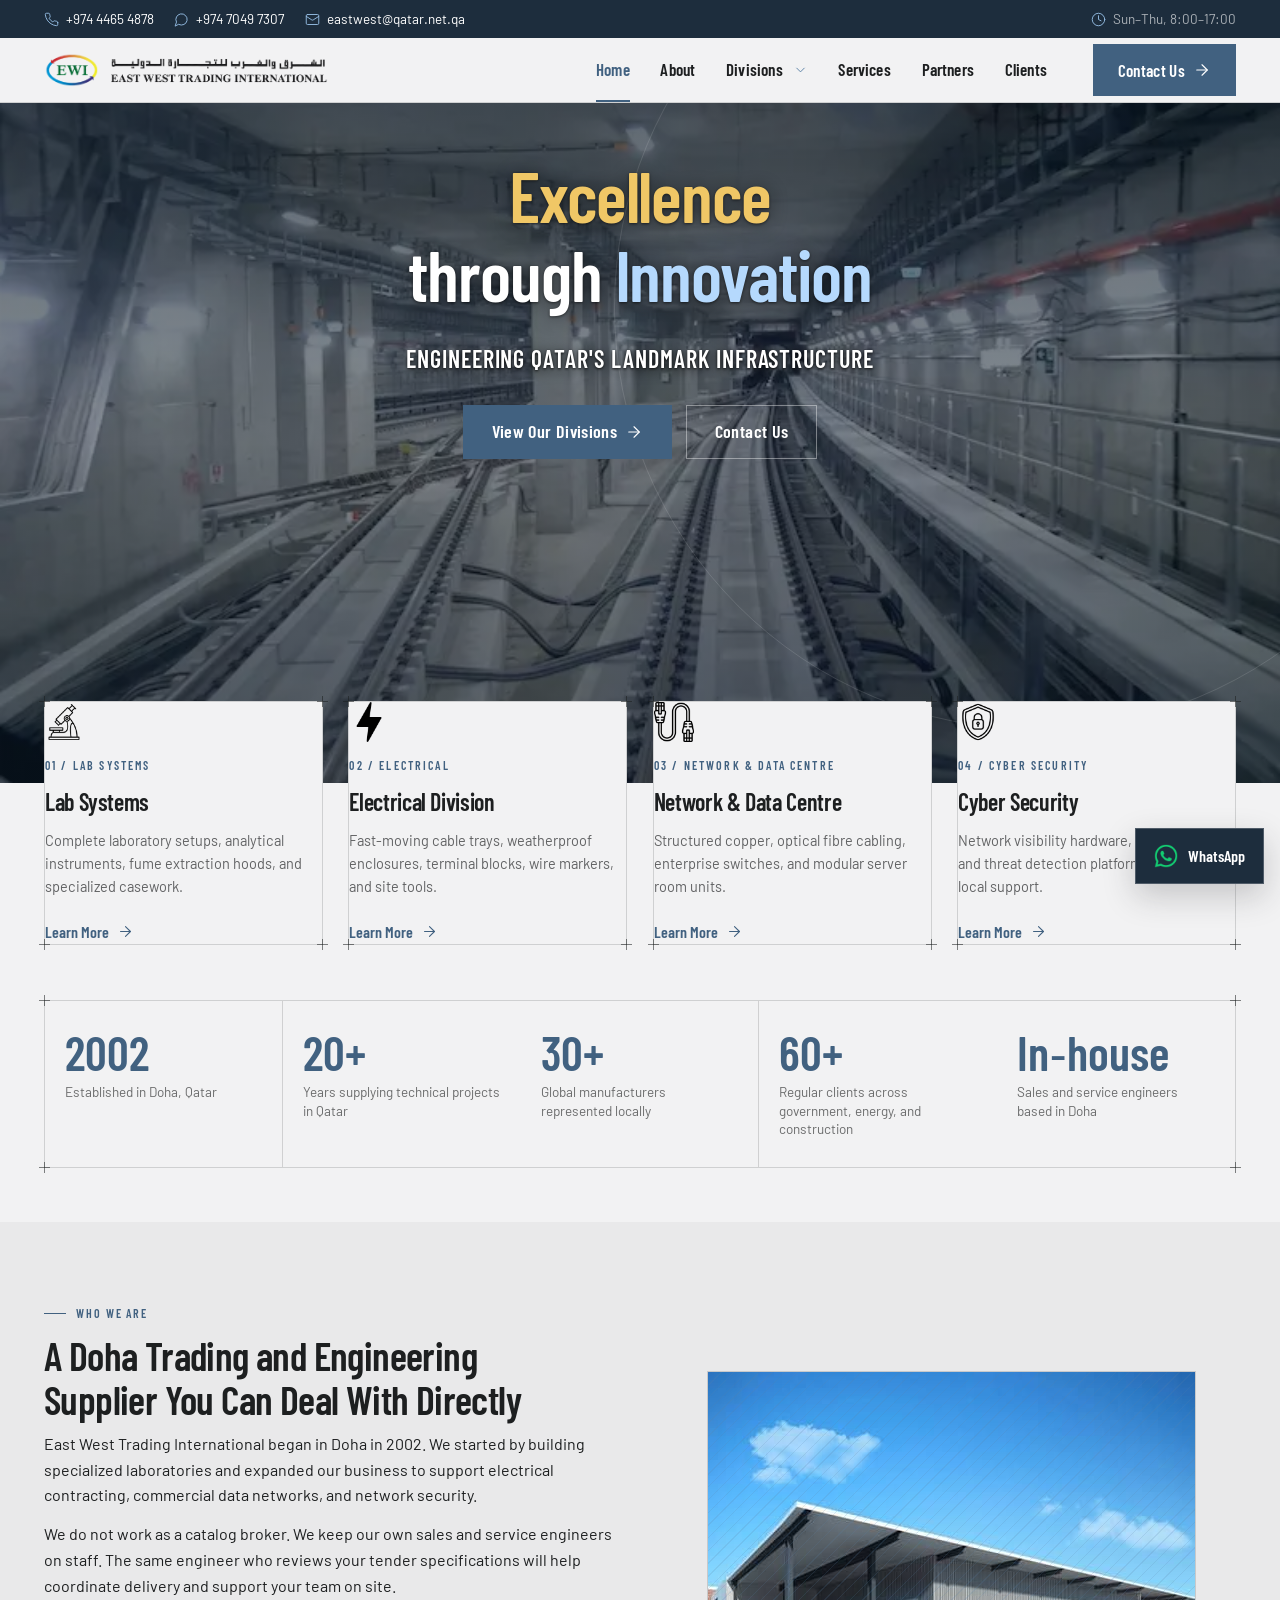
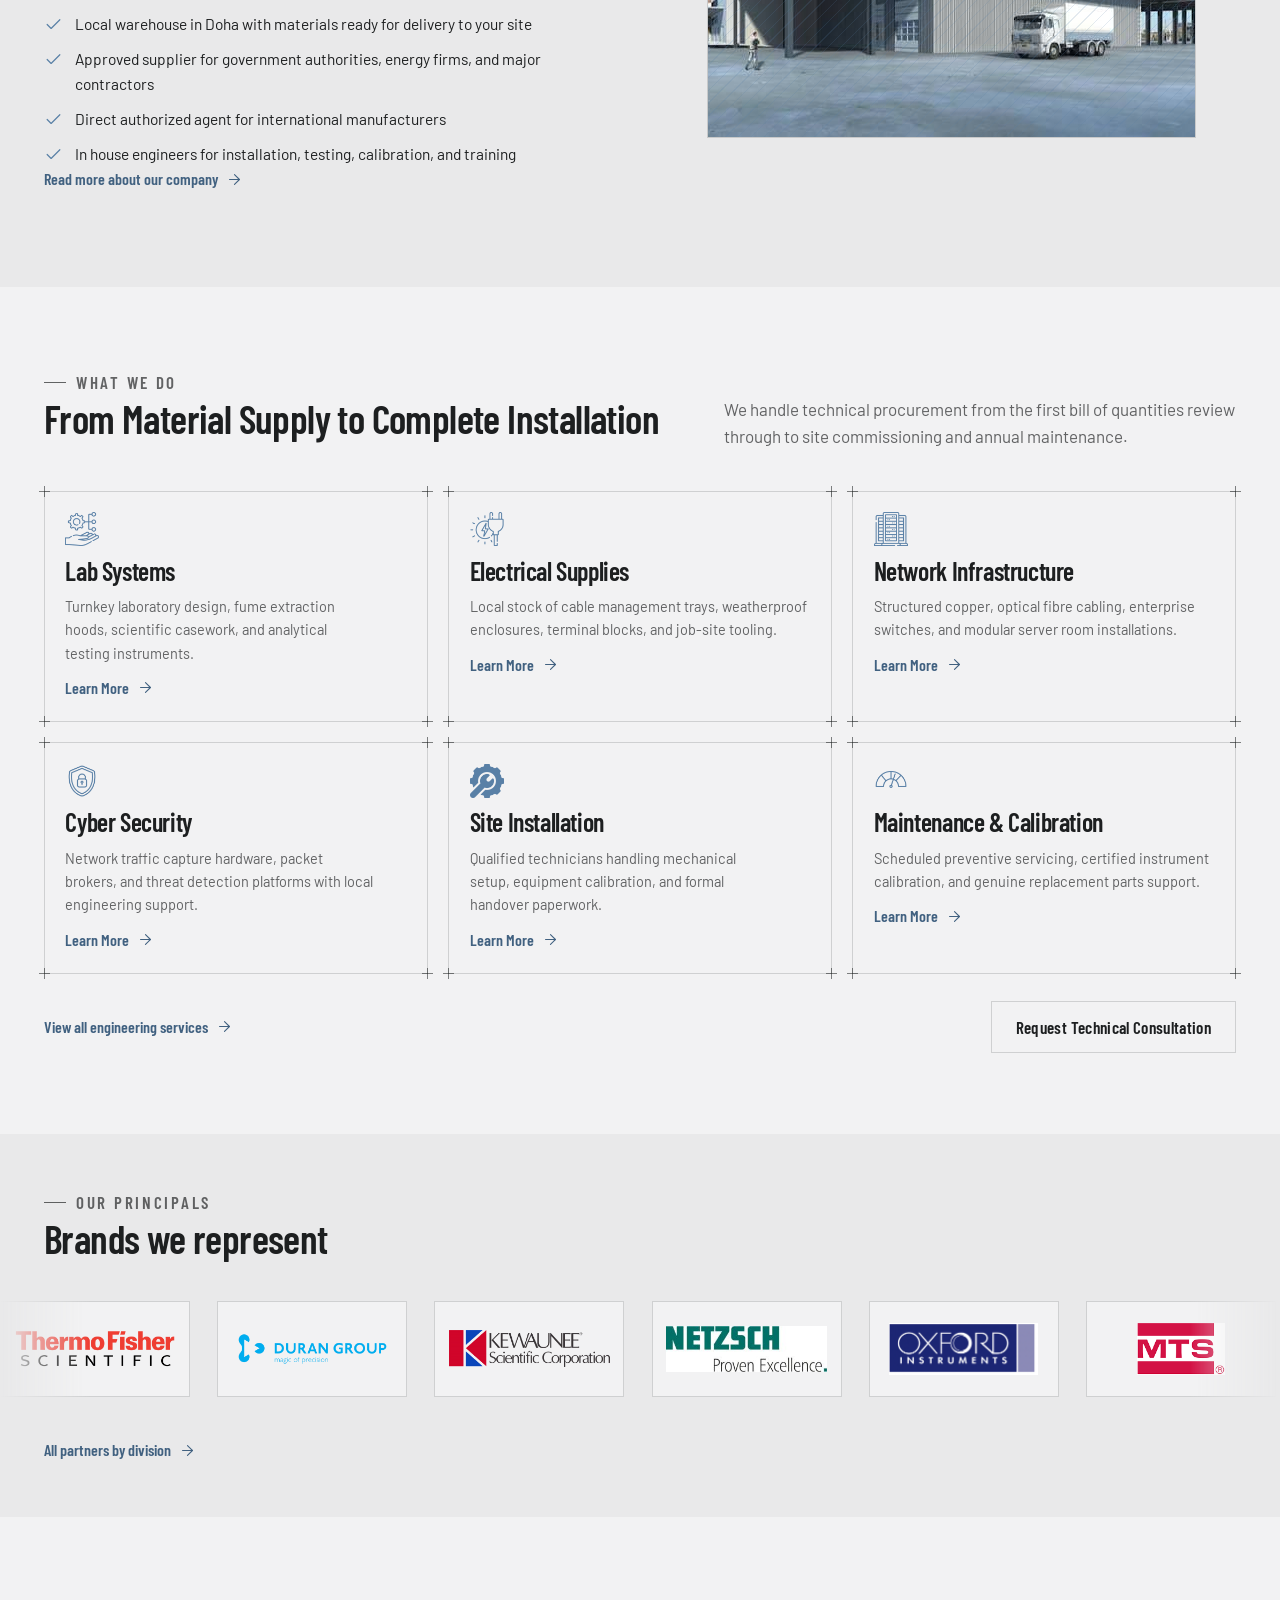
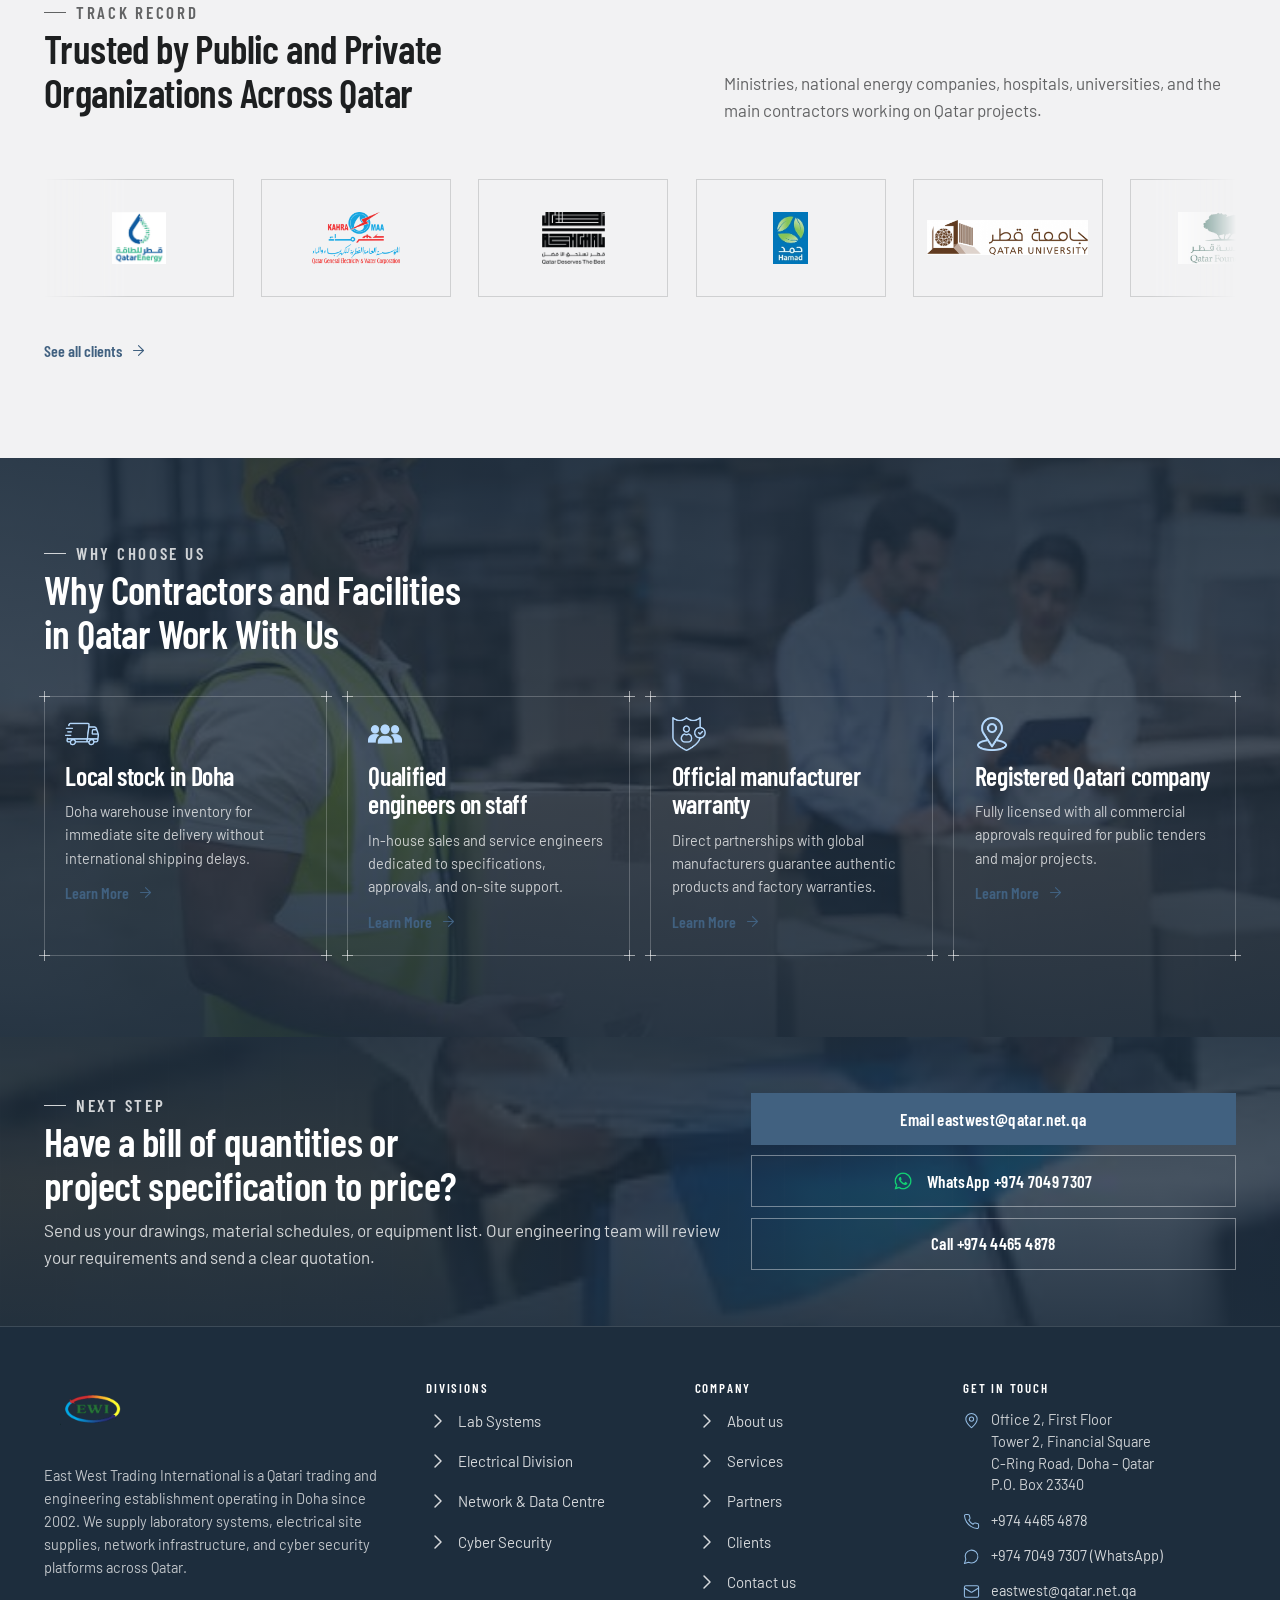
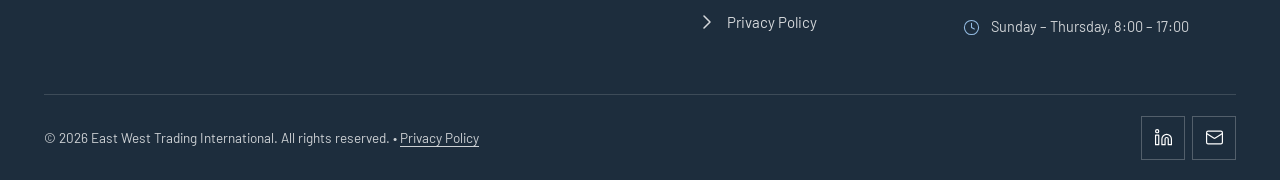
<file: index.html>
<!DOCTYPE html>
<html lang="en">

<head>
  <meta charset="utf-8">
  <meta name="viewport" content="width=device-width, initial-scale=1">
  <title>EWI Qatar | Laboratory, Electrical, Data Centre & Cyber Solutions</title>
  <meta name="description"
    content="East West Trading International (EWI) is an established Qatari distributor of laboratory systems, electrical materials, data centre infrastructure & cyber security in Doha.">
  <link rel="canonical" href="https://www.eastwestint.qa/">
  <meta name="robots" content="index, follow, max-image-preview:large">
  <meta name="geo.region" content="QA-DA">
  <meta name="geo.placename" content="Doha">
  <meta name="geo.position" content="25.2677;51.5204">
  <meta name="ICBM" content="25.2677, 51.5204">

  <meta property="og:type" content="website">
  <meta property="og:site_name" content="East West Trading International">
  <meta property="og:title" content="EWI Qatar | Laboratory, Electrical, Data Centre & Cyber Solutions">
  <meta property="og:description"
    content="East West Trading International (EWI) is an established Qatari distributor of laboratory systems, electrical materials, data centre infrastructure & cyber security in Doha.">
  <meta property="og:url" content="https://www.eastwestint.qa/">
  <meta property="og:image" content="https://www.eastwestint.qa/assets/logo.png">
  <meta property="og:image:width" content="740">
  <meta property="og:image:height" content="90">
  <meta property="og:image:alt" content="East West Trading International Logo">
  <meta property="og:locale" content="en_US">

  <meta name="twitter:card" content="summary_large_image">
  <meta name="twitter:title" content="EWI Qatar | Laboratory, Electrical, Data Centre & Cyber Solutions">
  <meta name="twitter:description"
    content="East West Trading International (EWI) is an established Qatari distributor of laboratory systems, electrical materials, data centre infrastructure & cyber security in Doha.">
  <meta name="twitter:image" content="https://www.eastwestint.qa/assets/logo.png">
  <meta name="theme-color" content="#1d2d3d">

  <link rel="icon" type="image/png" href="assets/footer-logo-rm-bg.png">
  <link rel="apple-touch-icon" href="assets/footer-logo-rm-bg.png">
  <link rel="manifest" href="site.webmanifest">

  <!-- Core Web Vitals Font Preloads -->
  <link rel="preload" href="assets/fonts/barlow-400.woff2" as="font" type="font/woff2" crossorigin>
  <link rel="preload" href="assets/fonts/barlow-condensed-600.woff2" as="font" type="font/woff2" crossorigin>

  <link rel="stylesheet" href="assets/css/ewi.css?v=20260923.7">
  <script>document.documentElement.className += ' js';</script>
  <script type="application/ld+json">
[
  {
    "@context": "https://schema.org",
    "@type": "WebSite",
    "@id": "https://www.eastwestint.qa/#website",
    "name": "East West Trading International",
    "alternateName": ["EWI", "EWI Qatar"],
    "url": "https://www.eastwestint.qa/",
    "inLanguage": "en-US",
    "publisher": {
      "@id": "https://www.eastwestint.qa/#organization"
    }
  },
  {
    "@context": "https://schema.org",
    "@type": ["LocalBusiness", "Corporation"],
    "@id": "https://www.eastwestint.qa/#organization",
    "name": "East West Trading International",
    "legalName": "East West Trading International W.L.L.",
    "alternateName": ["EWI", "EWI Qatar"],
    "url": "https://www.eastwestint.qa/",
    "logo": {
      "@type": "ImageObject",
      "url": "https://www.eastwestint.qa/assets/logo.png",
      "width": 740,
      "height": 90
    },
    "image": "https://www.eastwestint.qa/assets/logo.png",
    "description": "East West Trading International (EWI) is an established Qatari distributor and engineering services provider of laboratory systems, electrical materials, network & data centre infrastructure, and cyber security platforms in Doha, Qatar since 2002.",
    "foundingDate": "2002",
    "telephone": "+974-4465-4878",
    "email": "eastwest@qatar.net.qa",
    "priceRange": "$$",
    "address": {
      "@type": "PostalAddress",
      "streetAddress": "Office 2, First Floor, Tower 2, Financial Square, C-Ring Road",
      "postOfficeBoxNumber": "23340",
      "addressLocality": "Doha",
      "addressRegion": "Doha",
      "addressCountry": "QA"
    },
    "geo": {
      "@type": "GeoCoordinates",
      "latitude": 25.2677,
      "longitude": 51.5204
    },
    "hasMap": "https://maps.google.com/?q=Financial+Square+C-Ring+Road+Doha+Qatar",
    "areaServed": {
      "@type": "Country",
      "name": "Qatar"
    },
    "openingHoursSpecification": {
      "@type": "OpeningHoursSpecification",
      "dayOfWeek": ["Sunday","Monday","Tuesday","Wednesday","Thursday"],
      "opens": "08:00",
      "closes": "17:00"
    },
    "contactPoint": [
      {
        "@type": "ContactPoint",
        "telephone": "+974-4465-4878",
        "contactType": "sales",
        "email": "eastwest@qatar.net.qa",
        "areaServed": "QA",
        "availableLanguage": ["English", "Arabic"]
      },
      {
        "@type": "ContactPoint",
        "telephone": "+974-7049-7307",
        "contactType": "customer service",
        "contactOption": "WhatsApp",
        "areaServed": "QA",
        "availableLanguage": ["English", "Arabic"]
      }
    ],
    "sameAs": [
      "https://www.linkedin.com/company/eastwest-trading-int-l/"
    ],
    "knowsAbout": [
      "Turnkey Laboratory Fit-Out",
      "Scientific Instrumentation & Fume Hoods",
      "Electrical Site Materials & Cable Management",
      "Network & Data Centre Infrastructure",
      "Cyber Security Platforms & Network Visibility"
    ]
  },
  {
    "@context": "https://schema.org",
    "@type": "FAQPage",
    "mainEntity": [
      {
        "@type": "Question",
        "name": "What engineering solutions and products does EWI distribute in Qatar?",
        "acceptedAnswer": {
          "@type": "Answer",
          "text": "East West Trading International (EWI) operates across four core divisions in Qatar: Lab Systems (turnkey laboratory fit-outs, scientific instruments, casework, and automation), Electrical Division (cable management, enclosures, and site tooling), Network & Data Centre (structured cabling, optical fibre, network switching, and modular data centre solutions), and Cyber Security (network visibility and threat detection platforms with professional engineering services)."
        }
      },
      {
        "@type": "Question",
        "name": "Which global manufacturers does EWI represent in Qatar?",
        "acceptedAnswer": {
          "@type": "Answer",
          "text": "EWI represents leading global brands including Thermo Fisher Scientific, DURAN, Kewaunee Scientific, NETZSCH, Oxford Instruments, MTS Systems, Atkore, Weidmüller, Hensel, Brady, BDCOM, FABNET, NEOX Networks, and Stamus Networks."
        }
      },
      {
        "@type": "Question",
        "name": "Does EWI provide turnkey laboratory fit-out and commissioning in Doha?",
        "acceptedAnswer": {
          "@type": "Answer",
          "text": "Yes. EWI provides end-to-end turnkey laboratory projects in Qatar, including space layout design, fume extraction, MEP services coordination, casework, laboratory furniture, instrumentation installation, IQ/OQ validation, and ongoing maintenance."
        }
      },
      {
        "@type": "Question",
        "name": "How can contractors and engineering consultants request quotations from EWI?",
        "acceptedAnswer": {
          "@type": "Answer",
          "text": "You can reach our technical sales team by phone at +974 4465 4878, via WhatsApp at +974 7049 7307, or by emailing your bill of quantities and specifications to eastwest@qatar.net.qa."
        }
      }
    ]
  }
]
</script>
</head>

<body class="is-loading" data-page="home">
  <div class="page-loader" role="status" aria-label="Loading page">
    <span class="page-loader-mark" aria-hidden="true"></span>
  </div>
  <a class="skip" href="#main">Skip to content</a>

  <div class="utility">
    <div class="wrap">
      <a href="tel:+97444654878"><i data-lucide="phone"></i>+974 4465 4878</a>
      <a href="https://wa.me/97470497307"><i data-lucide="message-circle"></i>+974 7049 7307</a>
      <a href="mailto:eastwest@qatar.net.qa"><i data-lucide="mail"></i>eastwest@qatar.net.qa</a>
      <span class="u-spacer"></span>
      <span class="u-hours"><i data-lucide="clock"></i>Sun&ndash;Thu, 8:00&ndash;17:00</span>
    </div>
  </div>

  <header class="site-header">
    <div class="wrap">
      <a class="brand" href="index.html" aria-label="East West Trading International — home">
        <img src="assets/logo_transparent_upscaled.png" alt="East West Trading International" width="754" height="90">
      </a>

      <button class="nav-toggle" type="button" aria-expanded="false" aria-controls="primary-nav" aria-label="Menu">
        <span></span><span></span><span></span><i data-lucide="x" aria-hidden="true"></i>
      </button>

      <nav class="nav" id="primary-nav" aria-label="Primary">
        <ul class="nav-list">
          <li class="nav-home"><a href="index.html">Home</a></li>
          <li class="nav-about"><a href="about.html">About</a></li>
          <li class="nav-divisions">
            <a class="sub-toggle" href="divisions.html" aria-expanded="false">Divisions <i
                data-lucide="chevron-down"></i></a>
            <div class="subnav">
              <div>
                <a href="divisions.html#lab">
                  <strong>Lab Systems</strong>
                  <small>Turnkey laboratories, scientific instrumentation, furniture and automation.</small>
                </a>
                <a href="divisions.html#electrical">
                  <strong>Electrical Division</strong>
                  <small>Cable management, enclosures, tools and site materials for major projects.</small>
                </a>
                <a href="divisions.html#network">
                  <strong>Network &amp; Data Centre</strong>
                  <small>Structured cabling, fibre, switching and modular data centre infrastructure.</small>
                </a>
                <a href="divisions.html#cyber">
                  <strong>Cyber Security</strong>
                  <small>Network visibility and threat detection with NEOX and Stamus Networks.</small>
                </a>
              </div>
            </div>
          </li>
          <li class="nav-services"><a href="services.html">Services</a></li>
          <li class="nav-partners"><a href="partners.html">Partners</a></li>
          <li class="nav-clients"><a href="clients.html">Clients</a></li>
        </ul>
        <div class="nav-cta">
          <a class="btn btn-primary btn-block" href="contact.html">Contact Us</a>
        </div>
      </nav>
      <a class="btn btn-primary header-cta" href="contact.html">
        Contact Us <i data-lucide="arrow-right"></i>
      </a>
    </div>
  </header>

  <main id="main">

    <section class="hero hero--video" aria-label="East West Trading International">
      <div class="hero-video-wrap">
        <video class="hero-video" autoplay muted loop playsinline preload="metadata"
          poster="assets/slides/homepage/Doha-Metro-tunnel.webp">
          <source src="assets/video/0.mp4" type="video/mp4">
        </video>
      </div>
      <div class="wrap">
        <div class="hero-video-caption">
          <h1 class="slogan"><span class="word-gold slogan-word" data-slogan-word="excellence">Excellence</span> <span class="word-white slogan-word" data-slogan-word="through">through</span> <span class="word-accent slogan-word" data-slogan-word="innovation">Innovation</span></h1>
          <p class="hero-caption">Engineering Qatar's Landmark Infrastructure</p>
          <div class="hero-actions">
            <a class="btn btn-primary" href="divisions.html">View Our Divisions <i data-lucide="arrow-right"></i></a>
            <a class="btn btn-secondary" href="contact.html">Contact Us</a>
          </div>
        </div>
      </div>
    </section>

  <section class="divisions-strip" aria-label="Our divisions">
    <div class="wrap">
      <h2 class="sr-only">Our Divisions</h2>
      <a class="div-card blueprint reveal" href="divisions.html#lab">
        <i class="corner tl"></i><i class="corner tr"></i><i class="corner bl"></i><i class="corner br"></i>
        <img class="div-icon" src="assets/icons/lab.png" alt="Lab Systems logo" loading="lazy" width="40" height="40">
        <span class="num">01 / LAB SYSTEMS</span>
        <h3>Lab Systems</h3>
        <p>Complete laboratory setups, analytical instruments, fume extraction hoods, and specialized casework.</p>
        <span class="arrow-link">Learn More <i data-lucide="arrow-right"></i></span>
      </a>

      <a class="div-card blueprint reveal" href="divisions.html#electrical">
        <i class="corner tl"></i><i class="corner tr"></i><i class="corner bl"></i><i class="corner br"></i>
        <img class="div-icon" src="assets/icons/electrical.png" alt="Electrical Division logo" loading="lazy"
          width="40" height="40">
        <span class="num">02 / ELECTRICAL</span>
        <h3>Electrical Division</h3>
        <p>Fast-moving cable trays, weatherproof enclosures, terminal blocks, wire markers, and site tools.</p>
        <span class="arrow-link">Learn More <i data-lucide="arrow-right"></i></span>
      </a>

      <a class="div-card blueprint reveal" href="divisions.html#network">
        <i class="corner tl"></i><i class="corner tr"></i><i class="corner bl"></i><i class="corner br"></i>
        <img class="div-icon" src="assets/icons/cables.png" alt="Network &amp; Data Centre logo" loading="lazy"
          width="40" height="40">
        <span class="num">03 / NETWORK &amp; DATA CENTRE</span>
        <h3>Network &amp; Data Centre</h3>
        <p>Structured copper, optical fibre cabling, enterprise switches, and modular server room units.</p>
        <span class="arrow-link">Learn More <i data-lucide="arrow-right"></i></span>
      </a>

      <a class="div-card blueprint reveal" href="divisions.html#cyber">
        <i class="corner tl"></i><i class="corner tr"></i><i class="corner bl"></i><i class="corner br"></i>
        <img class="div-icon" src="assets/icons/cybersecurity.png" alt="Cyber Security logo" loading="lazy" width="40"
          height="40">
        <span class="num">04 / CYBER SECURITY</span>
        <h3>Cyber Security</h3>
        <p>Network visibility hardware, packet brokers, and threat detection platforms with local support.</p>
        <span class="arrow-link">Learn More <i data-lucide="arrow-right"></i></span>
      </a>
    </div>
  </section>

  <section class="section section--tight">
    <div class="wrap">
      <div class="stats blueprint reveal">
        <i class="corner tl"></i><i class="corner tr"></i><i class="corner bl"></i><i class="corner br"></i>
        <div class="stat">
          <span class="stat-num">2002</span>
          <span class="stat-label">Established in Doha, Qatar</span>
        </div>
        <div class="stat">
          <span class="stat-num" data-count="20" data-suffix="+">20+</span>
          <span class="stat-label">Years supplying technical projects in Qatar</span>
        </div>
        <div class="stat">
          <span class="stat-num" data-count="30" data-suffix="+">30+</span>
          <span class="stat-label">Global manufacturers represented locally</span>
        </div>
        <div class="stat">
          <span class="stat-num" data-count="60" data-suffix="+">60+</span>
          <span class="stat-label">Regular clients across government, energy, and construction</span>
        </div>
        <div class="stat">
          <span class="stat-num">In&#8209;house</span>
          <span class="stat-label">Sales and service engineers based in Doha</span>
        </div>
      </div>
    </div>
  </section>

  <section class="section section--surface">
    <div class="wrap">
      <div class="split">
        <div class="reveal">
          <p class="kicker">Who we are</p>
          <h2>A Doha Trading and Engineering Supplier You Can Deal With Directly</h2>
          <p>East West Trading International began in Doha in 2002. We started by building specialized laboratories and expanded our business to support electrical contracting, commercial data networks, and network security.</p>
          <p>We do not work as a catalog broker. We keep our own sales and service engineers on staff. The same engineer who reviews your tender specifications will help coordinate delivery and support your team on site.</p>
          <ul class="checks">
            <li><i data-lucide="check"></i><span>Local warehouse in Doha with materials ready for delivery to your site</span></li>
            <li><i data-lucide="check"></i><span>Approved supplier for government authorities, energy firms, and major contractors</span></li>
            <li><i data-lucide="check"></i><span>Direct authorized agent for international manufacturers</span></li>
            <li><i data-lucide="check"></i><span>In house engineers for installation, testing, calibration, and training</span></li>
          </ul>
          <p><a class="arrow-link" href="about.html">Read more about our company <i data-lucide="arrow-right"></i></a></p>
        </div>
        <figure class="figure blueprint reveal">
          <i class="corner tl"></i><i class="corner tr"></i><i class="corner bl"></i><i class="corner br"></i>
          <img src="assets/placeholders/warehouse-placeholder.jpeg" alt="EWI warehouse and stock facility in Doha" width="547" height="365" loading="lazy">
        </figure>
      </div>
    </div>
  </section>

  <section class="section">
    <div class="wrap">
      <div class="section-head section-head--split reveal">
        <div>
          <p class="kicker">What we do</p>
          <h2>From Material Supply to Complete Installation</h2>
        </div>
        <p>We handle technical procurement from the first bill of quantities review through to site commissioning and annual maintenance.</p>
      </div>

      <div class="grid grid-3">
        <div class="card blueprint reveal">
          <i class="corner tl"></i><i class="corner tr"></i><i class="corner bl"></i><i class="corner br"></i>
          <i class="card-icon icon-turnkey"></i>
          <h3>Lab Systems</h3>
          <p>Turnkey laboratory design, fume extraction hoods, scientific casework, and analytical testing instruments.</p>
          <a class="arrow-link" href="about.html#lab-systems">Learn More <i data-lucide="arrow-right"></i></a>
        </div>
        <div class="card blueprint reveal">
          <i class="corner tl"></i><i class="corner tr"></i><i class="corner bl"></i><i class="corner br"></i>
          <i class="card-icon icon-electrical-materials"></i>
          <h3>Electrical Supplies</h3>
          <p>Local stock of cable management trays, weatherproof enclosures, terminal blocks, and job-site tooling.</p>
          <a class="arrow-link" href="about.html#electrical-supplies">Learn More <i data-lucide="arrow-right"></i></a>
        </div>
        <div class="card blueprint reveal">
          <i class="corner tl"></i><i class="corner tr"></i><i class="corner bl"></i><i class="corner br"></i>
          <i class="card-icon icon-data-center"></i>
          <h3>Network Infrastructure</h3>
          <p>Structured copper, optical fibre cabling, enterprise switches, and modular server room installations.</p>
          <a class="arrow-link" href="about.html#network-infrastructure">Learn More <i data-lucide="arrow-right"></i></a>
        </div>
        <div class="card blueprint reveal">
          <i class="corner tl"></i><i class="corner tr"></i><i class="corner bl"></i><i class="corner br"></i>
          <i class="card-icon icon-cybersecurity"></i>
          <h3>Cyber Security</h3>
          <p>Network traffic capture hardware, packet brokers, and threat detection platforms with local engineering support.</p>
          <a class="arrow-link" href="about.html#cyber-security">Learn More <i data-lucide="arrow-right"></i></a>
        </div>
        <div class="card blueprint reveal">
          <i class="corner tl"></i><i class="corner tr"></i><i class="corner bl"></i><i class="corner br"></i>
          <i class="card-icon icon-installation"></i>
          <h3>Site Installation</h3>
          <p>Qualified technicians handling mechanical setup, equipment calibration, and formal handover paperwork.</p>
          <a class="arrow-link" href="about.html#site-installation">Learn More <i data-lucide="arrow-right"></i></a>
        </div>
        <div class="card blueprint reveal">
          <i class="corner tl"></i><i class="corner tr"></i><i class="corner bl"></i><i class="corner br"></i>
          <i class="card-icon icon-gauge"></i>
          <h3>Maintenance &amp; Calibration</h3>
          <p>Scheduled preventive servicing, certified instrument calibration, and genuine replacement parts support.</p>
          <a class="arrow-link" href="about.html#maintenance-calibration">Learn More <i data-lucide="arrow-right"></i></a>
        </div>
      </div>

      <div style="display:flex; flex-wrap:wrap; align-items:center; justify-content:space-between; gap:var(--space-4); margin-top:var(--space-8);">
        <a class="arrow-link" href="services.html">View all engineering services <i data-lucide="arrow-right"></i></a>
        <a class="btn btn-secondary" href="contact.html"><span class="u-desktop-label">Request Technical Consultation</span><span class="u-mobile-label">Request Consultation</span></a>
      </div>
    </div>
  </section>

  <section class="section section--tight section--surface">
    <div class="wrap">
      <div class="section-head reveal" style="margin-bottom:var(--space-8)">
        <p class="kicker">Our principals</p>
        <h2>Brands we represent</h2>
      </div>
    </div>
    <div class="marquee" aria-label="Principal brands">
      <div class="marquee-track">
        <span class="logo-cell"><img src="assets/logos/partners/lab/thermo-fisher.png" alt="Thermo Fisher Scientific"
            width="190" height="96" loading="lazy"></span>
        <span class="logo-cell"><img src="assets/logos/partners/lab/duran.png" alt="DURAN Group" width="190"
            height="96" loading="lazy"></span>
        <span class="logo-cell"><img src="assets/logos/partners/lab/kewaunee.png" alt="Kewaunee Scientific"
            width="190" height="96" loading="lazy"></span>
        <span class="logo-cell"><img src="assets/logos/partners/lab/netzsch.jpg" alt="NETZSCH" width="190" height="96"
            loading="lazy"></span>
        <span class="logo-cell"><img src="assets/logos/partners/lab/oxford-instruments.png" alt="Oxford Instruments"
            width="190" height="96" loading="lazy"></span>
        <span class="logo-cell"><img src="assets/logos/partners/lab/mts-systems.png" alt="MTS Systems" width="190"
            height="96" loading="lazy"></span>
        <span class="logo-cell"><img src="assets/logos/partners/electrical/atkore.png" alt="Atkore" width="190"
            height="96" loading="lazy"></span>
        <span class="logo-cell"><img src="assets/logos/partners/electrical/weidmuller.svg" alt="Weidm&uuml;ller"
            width="190" height="96" loading="lazy"></span>
        <span class="logo-cell"><img src="assets/logos/partners/electrical/hensel.png" alt="Hensel" width="190"
            height="96" loading="lazy"></span>
        <span class="logo-cell"><img src="assets/logos/partners/electrical/brady.png" alt="Brady" width="190"
            height="96" loading="lazy"></span>
        <span class="logo-cell"><img src="assets/logos/partners/electrical/hubbell-raco.svg" alt="Hubbell RACO"
            width="190" height="96" loading="lazy"></span>
        <span class="logo-cell"><img src="assets/logos/partners/network/bdcom.png" alt="BDCOM" width="190" height="96"
            loading="lazy"></span>
        <span class="logo-cell"><img src="assets/logos/partners/network/fabnet.png" alt="FABNET" width="190"
            height="96" loading="lazy"></span>
        <span class="logo-cell"><img src="assets/logos/partners/cyber/stamus-networks.webp" alt="Stamus Networks"
            width="190" height="96" loading="lazy"></span>
        <span class="logo-cell"><img src="assets/logos/partners/cyber/neox-networks.webp" alt="NEOX Networks"
            width="190" height="96" loading="lazy"></span>
      </div>
    </div>
    <div class="wrap" style="margin-top:var(--space-8)">
      <a class="arrow-link" href="partners.html">All partners by division <i data-lucide="arrow-right"></i></a>
    </div>
  </section>

  <section class="section">
    <div class="wrap">
      <div class="section-head section-head--split reveal">
        <div>
          <p class="kicker">Track record</p>
          <h2>Trusted by Public and Private Organizations Across Qatar</h2>
        </div>
        <p>Ministries, national energy companies, hospitals, universities, and the main contractors working on Qatar projects.</p>
      </div>

      <div class="marquee marquee--clients marquee--reverse reveal" aria-label="Track record clients">
        <div class="marquee-track">
          <span class="logo-cell"><img src="assets/logos/clients/qatarenergy.png" alt="QatarEnergy" width="190"
              height="96" loading="lazy"></span>
          <span class="logo-cell"><img src="assets/logos/clients/kahramaa.png" alt="Kahramaa" width="190" height="96"
              loading="lazy"></span>
          <span class="logo-cell"><img src="assets/logos/clients/ashghal.png"
              alt="Ashghal &mdash; Public Works Authority" width="190" height="96" loading="lazy"></span>
          <span class="logo-cell"><img src="assets/logos/clients/hamad-medical.png" alt="Hamad Medical Corporation"
              width="190" height="96" loading="lazy"></span>
          <span class="logo-cell"><img src="assets/logos/clients/qatar-university.png" alt="Qatar University"
              width="190" height="96" loading="lazy"></span>
          <span class="logo-cell"><img src="assets/logos/clients/qatar-foundation.png" alt="Qatar Foundation"
              width="190" height="96" loading="lazy"></span>
          <span class="logo-cell"><img src="assets/logos/clients/sidra.jpg" alt="Sidra Medicine" width="190"
              height="96" loading="lazy"></span>
          <span class="logo-cell"><img src="assets/logos/clients/qatar-rail.png" alt="Qatar Rail" width="190"
              height="96" loading="lazy"></span>
          <span class="logo-cell"><img src="assets/logos/clients/hamad-airport.svg" alt="Hamad International Airport"
              width="190" height="96" loading="lazy"></span>
          <span class="logo-cell"><img src="assets/logos/clients/qapco.png" alt="QAPCO" width="190" height="96"
              loading="lazy"></span>
          <span class="logo-cell"><img src="assets/logos/clients/shell.jpg" alt="Shell" width="190" height="96"
              loading="lazy"></span>
          <span class="logo-cell"><img src="assets/logos/clients/totalenergies.svg" alt="TotalEnergies" width="190"
              height="96" loading="lazy"></span>
        </div>
      </div>

      <p style="margin-top:var(--space-8)"><a class="arrow-link" href="clients.html">See all clients <i
            data-lucide="arrow-right"></i></a></p>
    </div>
  </section>

  <section class="section section--dark on-dark has-bg"
    style="background-image:url('assets/placeholders/background/principal-partner-home.jpg')">
    <div class="wrap">
      <div class="section-head reveal">
        <p class="kicker">Why choose us</p>
        <h2>Why Contractors and Facilities in Qatar Work With Us</h2>
      </div>
      <div class="grid grid-4">
        <div class="card blueprint reveal">
          <i class="corner tl"></i><i class="corner tr"></i><i class="corner bl"></i><i class="corner br"></i>
          <i class="card-icon icon-moving-truck"></i>
          <h3>Local stock in Doha</h3>
          <p>Doha warehouse inventory for immediate site delivery without international shipping delays.</p>
          <a class="arrow-link" href="about.html">Learn More <i data-lucide="arrow-right"></i></a>
        </div>
        <div class="card blueprint reveal">
          <i class="corner tl"></i><i class="corner tr"></i><i class="corner bl"></i><i class="corner br"></i>
          <i class="card-icon icon-persons"></i>
          <h3>Qualified engineers on staff</h3>
          <p>In-house sales and service engineers dedicated to specifications, approvals, and on-site support.</p>
          <a class="arrow-link" href="about.html">Learn More <i data-lucide="arrow-right"></i></a>
        </div>
        <div class="card blueprint reveal">
          <i class="corner tl"></i><i class="corner tr"></i><i class="corner bl"></i><i class="corner br"></i>
          <i class="card-icon icon-authorize"></i>
          <h3>Official manufacturer warranty</h3>
          <p>Direct partnerships with global manufacturers guarantee authentic products and factory warranties.</p>
          <a class="arrow-link" href="partners.html">Learn More <i data-lucide="arrow-right"></i></a>
        </div>
        <div class="card blueprint reveal">
          <i class="corner tl"></i><i class="corner tr"></i><i class="corner bl"></i><i class="corner br"></i>
          <i class="card-icon icon-location"></i>
          <h3>Registered Qatari company</h3>
          <p>Fully licensed with all commercial approvals required for public tenders and major projects.</p>
          <a class="arrow-link" href="about.html">Learn More <i data-lucide="arrow-right"></i></a>
        </div>
      </div>
    </div>
  </section>

  <section class="cta on-dark has-bg"
    style="background-image:url('assets/placeholders/background/specification.jpg')">
    <div class="wrap">
      <div class="reveal">
        <p class="kicker">Next step</p>
        <h2>Have a bill of quantities or project specification to price?</h2>
        <p>Send us your drawings, material schedules, or equipment list. Our engineering team will review your requirements and send a clear quotation.</p>
      </div>
      <div class="cta-actions reveal">
        <a class="btn btn-primary btn-block"
          href="mailto:eastwest@qatar.net.qa?subject=Enquiry%20from%20eastwestint.qa"><span class="u-desktop-label">Email eastwest@qatar.net.qa</span><span class="u-mobile-label">Email Our Team</span></a>
        <a class="btn btn-secondary btn-block" href="https://wa.me/97470497307"><img src="assets/icons/whatsapp.png" alt="" class="btn-wa-icon" width="18" height="18" aria-hidden="true">WhatsApp +974 7049 7307</a>
        <a class="btn btn-secondary btn-block" href="tel:+97444654878">Call +974 4465 4878</a>
      </div>
    </div>
  </section>

  </main>

  <footer class="site-footer" id="contact">
    <div class="wrap">
      <div class="footer-grid">
        <div>
          <span class="footer-logo"><img src="assets/footer-logo-rm-bg.png" alt="East West Trading International"
              width="740" height="90"></span>
          <p>East West Trading International is a Qatari trading and engineering establishment operating in Doha since 2002. We supply laboratory systems, electrical site supplies, network infrastructure, and cyber security platforms across Qatar.</p>
        </div>

        <div>
          <h3>Divisions</h3>
          <ul class="footer-links">
            <li><a href="divisions.html#lab"><i data-lucide="chevron-right"></i>Lab Systems</a></li>
            <li><a href="divisions.html#electrical"><i data-lucide="chevron-right"></i>Electrical Division</a></li>
            <li><a href="divisions.html#network"><i data-lucide="chevron-right"></i>Network &amp; Data Centre</a></li>
            <li><a href="divisions.html#cyber"><i data-lucide="chevron-right"></i>Cyber Security</a></li>
          </ul>
        </div>

        <div>
          <h3>Company</h3>
          <ul class="footer-links">
            <li><a href="about.html"><i data-lucide="chevron-right"></i>About us</a></li>
            <li><a href="services.html"><i data-lucide="chevron-right"></i>Services</a></li>
            <li><a href="partners.html"><i data-lucide="chevron-right"></i>Partners</a></li>
            <li><a href="clients.html"><i data-lucide="chevron-right"></i>Clients</a></li>
            <li><a href="contact.html"><i data-lucide="chevron-right"></i>Contact us</a></li>
            <li><a href="privacy.html"><i data-lucide="chevron-right"></i>Privacy Policy</a></li>
          </ul>
        </div>

        <div>
          <h3>Get in touch</h3>
          <ul class="footer-contact">
            <li><i data-lucide="map-pin"></i><span>Office 2, First Floor<br>Tower 2, Financial Square<br>C-Ring Road,
                Doha &ndash; Qatar<br>P.O. Box 23340</span></li>
            <li><i data-lucide="phone"></i><a href="tel:+97444654878">+974 4465 4878</a></li>
            <li><i data-lucide="message-circle"></i><a href="https://wa.me/97470497307">+974 7049 7307 (WhatsApp)</a>
            </li>
            <li><i data-lucide="mail"></i><a href="mailto:eastwest@qatar.net.qa">eastwest@qatar.net.qa</a></li>
            <li><i data-lucide="clock"></i><span>Sunday &ndash; Thursday, 8:00 &ndash; 17:00</span></li>
          </ul>
        </div>
      </div>

      <div class="footer-bottom">
        <span>&copy; <span data-year>2026</span> East West Trading International. All rights reserved. &bull; <a href="privacy.html" style="color:inherit; text-decoration:underline;">Privacy Policy</a></span>
        <div class="social">
          <a href="https://www.linkedin.com/company/eastwest-trading-int-l/" aria-label="EWI on LinkedIn"><i
              data-lucide="linkedin"></i></a>
          <a href="mailto:eastwest@qatar.net.qa" aria-label="Email EWI"><i data-lucide="mail"></i></a>
        </div>
      </div>
    </div>
  </footer>

  <a class="back-to-top" href="#main" aria-label="Back to top">
    <img src="assets/icons/top.png" alt="" class="top-icon" width="16" height="16" aria-hidden="true">
  </a>

  <a class="wa-float" href="https://wa.me/97470497307" aria-label="Chat with EWI on WhatsApp">
    <img src="assets/icons/whatsapp.png" alt="WhatsApp" class="wa-icon" width="24" height="24" aria-hidden="true"><span>WhatsApp</span>
  </a>

  <script src="assets/js/lucide.min.js"></script>
  <script src="assets/js/ewi.js?v=20260923.7"></script>
</body>

</html>
</file>
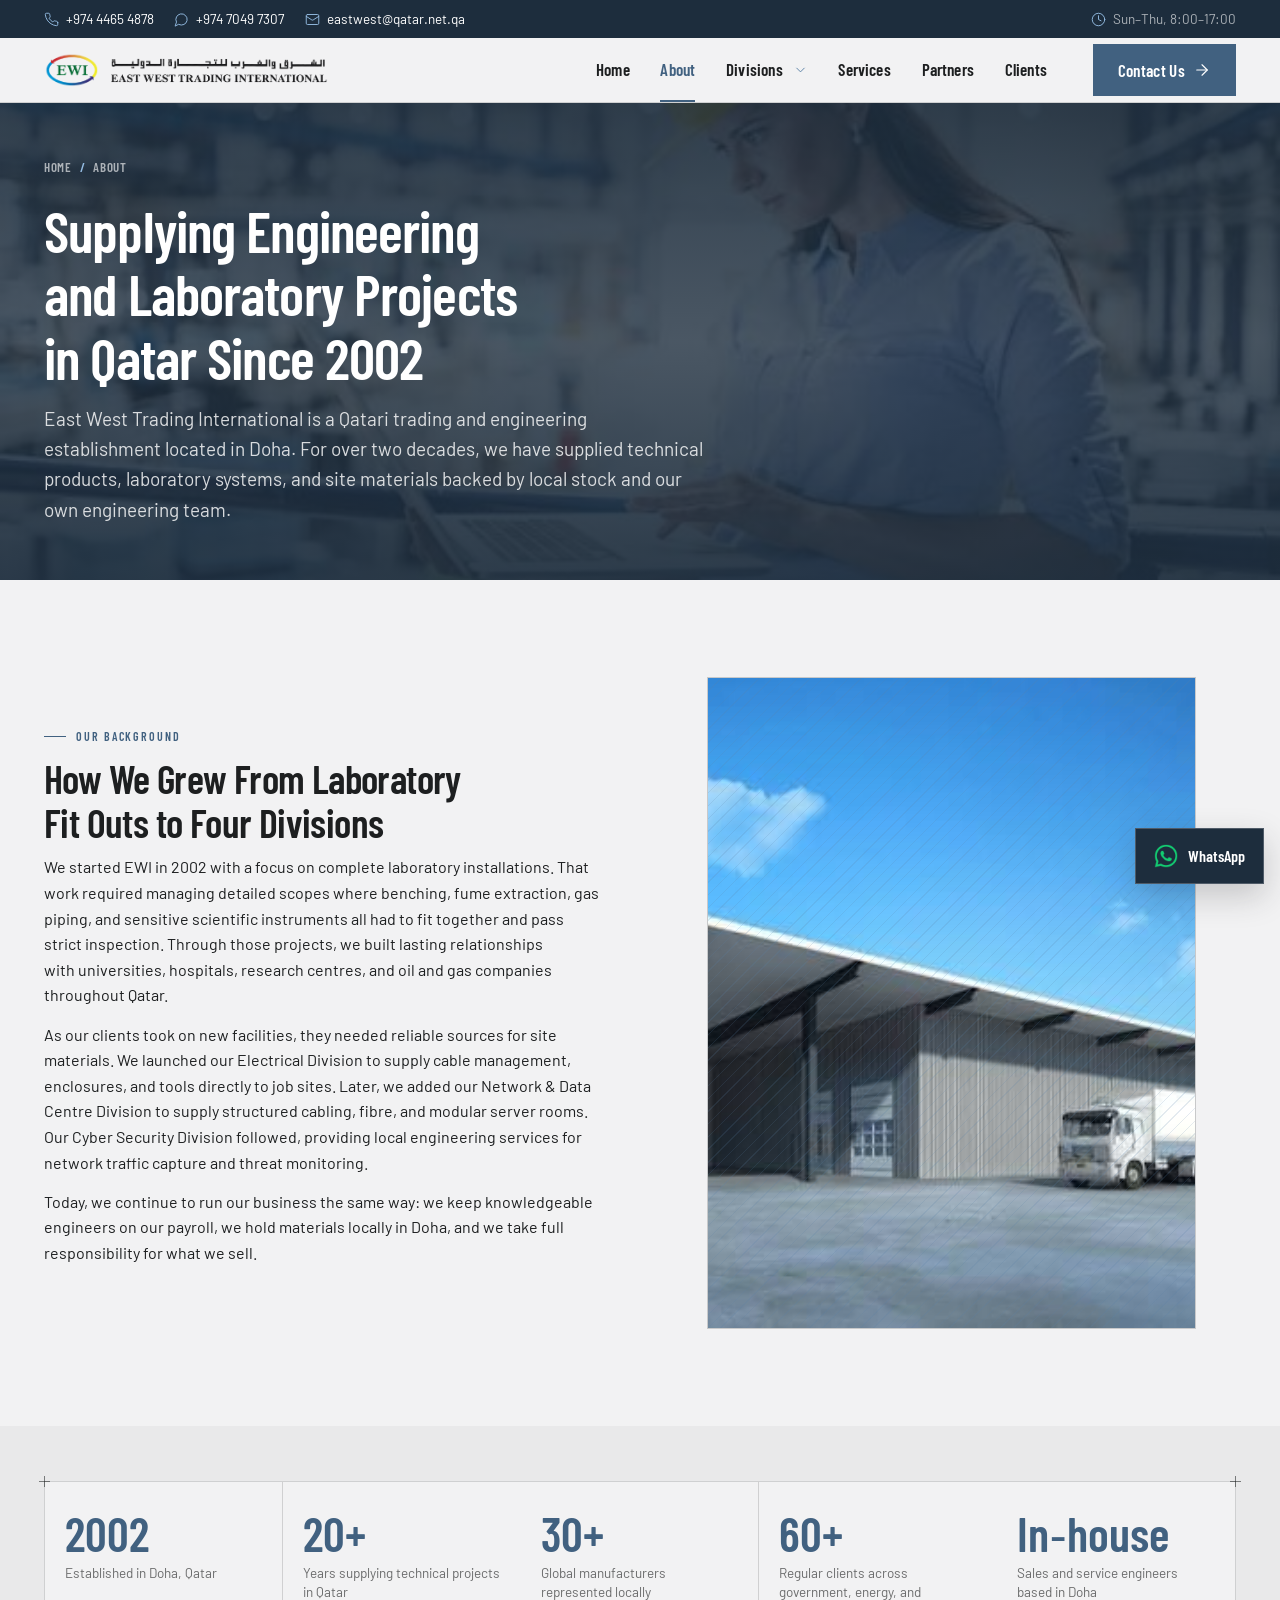
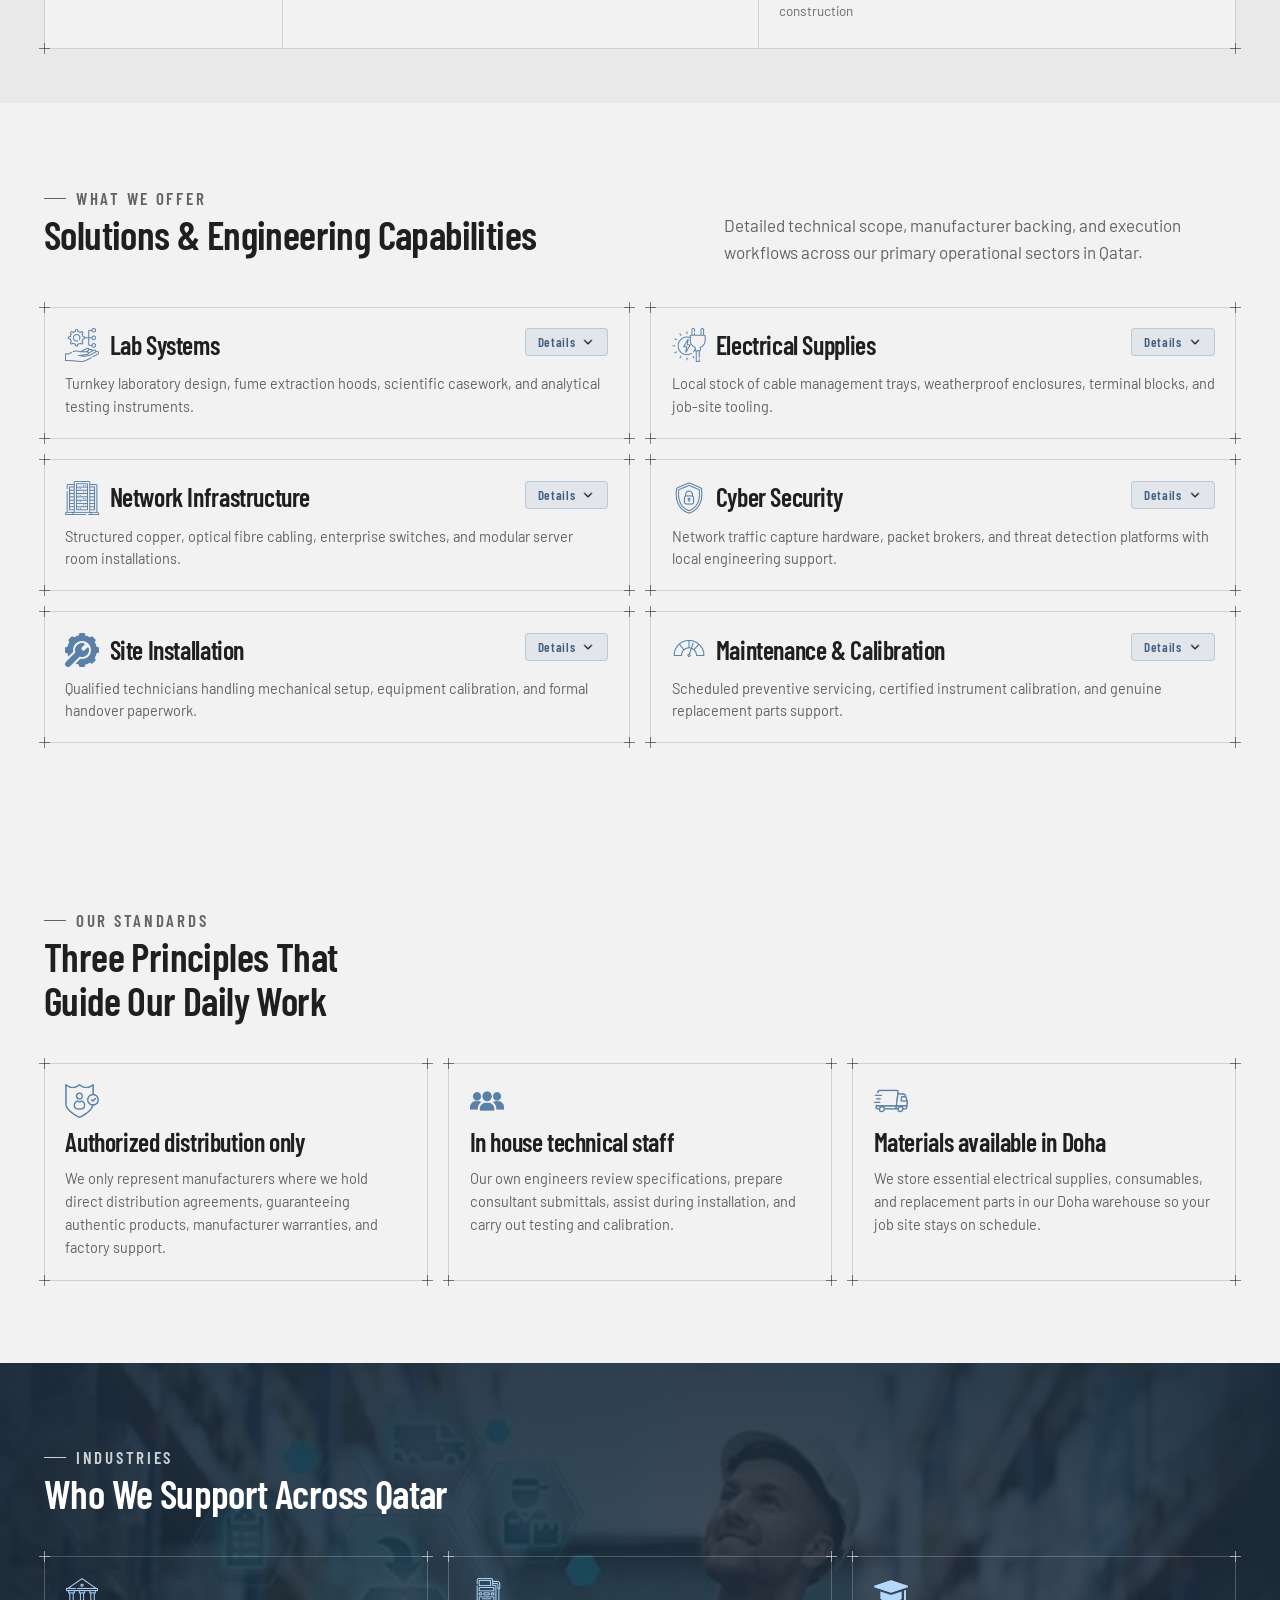
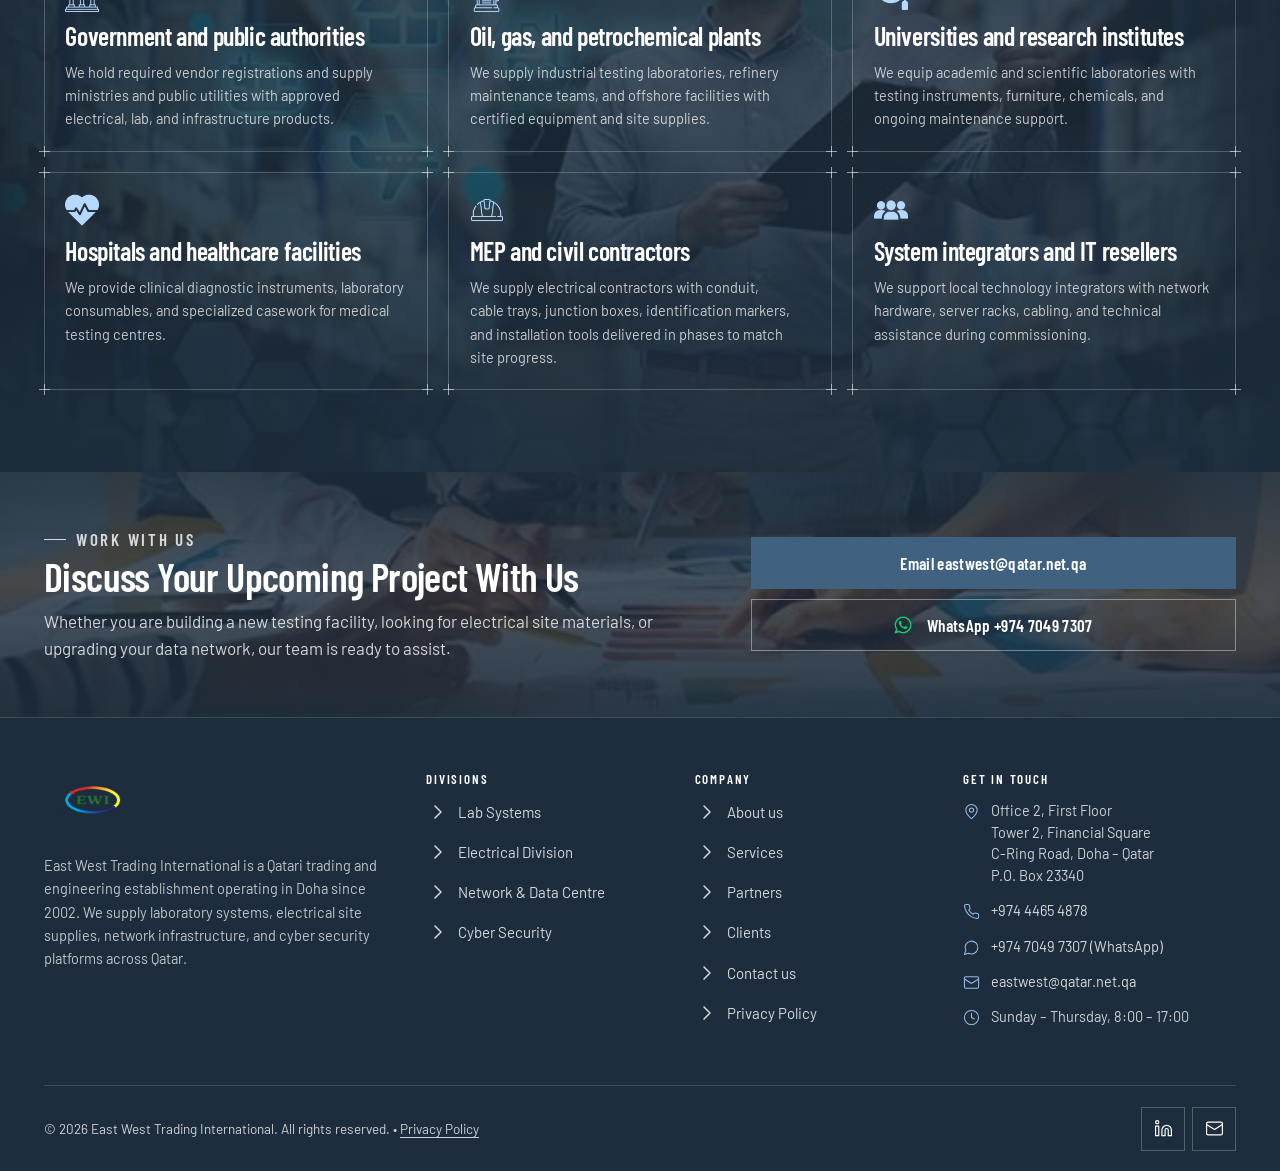
<file: about.html>
<!DOCTYPE html>
<html lang="en">

<head>
  <meta charset="utf-8">
  <meta name="viewport" content="width=device-width, initial-scale=1">
  <title>About Us — A Qatari Distributor Since 2002 | EWI Qatar</title>
  <meta name="description"
    content="East West Trading International (EWI) is a trusted Qatari distributor supplying laboratory, electrical, data centre and cyber security solutions since 2002.">
  <link rel="canonical" href="https://www.eastwestint.qa/about.html">
  <meta name="robots" content="index, follow, max-image-preview:large">
  <meta name="geo.region" content="QA-DA">
  <meta name="geo.placename" content="Doha">
  <meta name="geo.position" content="25.2677;51.5204">
  <meta name="ICBM" content="25.2677, 51.5204">

  <meta property="og:type" content="website">
  <meta property="og:site_name" content="East West Trading International">
  <meta property="og:title" content="About Us — A Qatari Distributor Since 2002 | EWI Qatar">
  <meta property="og:description"
    content="East West Trading International (EWI) is a trusted Qatari distributor supplying laboratory, electrical, data centre and cyber security solutions since 2002.">
  <meta property="og:url" content="https://www.eastwestint.qa/about.html">
  <meta property="og:image" content="https://www.eastwestint.qa/assets/logo.png">
  <meta property="og:image:width" content="740">
  <meta property="og:image:height" content="90">
  <meta property="og:image:alt" content="East West Trading International Logo">
  <meta property="og:locale" content="en_US">

  <meta name="twitter:card" content="summary_large_image">
  <meta name="twitter:title" content="About Us — A Qatari Distributor Since 2002 | EWI Qatar">
  <meta name="twitter:description"
    content="East West Trading International (EWI) is a trusted Qatari distributor supplying laboratory, electrical, data centre and cyber security solutions since 2002.">
  <meta name="twitter:image" content="https://www.eastwestint.qa/assets/logo.png">
  <meta name="theme-color" content="#1d2d3d">

  <link rel="icon" type="image/png" href="assets/footer-logo-rm-bg.png">
  <link rel="apple-touch-icon" href="assets/footer-logo-rm-bg.png">
  <link rel="manifest" href="site.webmanifest">

  <!-- Core Web Vitals Font Preloads -->
  <link rel="preload" href="assets/fonts/barlow-400.woff2" as="font" type="font/woff2" crossorigin>
  <link rel="preload" href="assets/fonts/barlow-condensed-600.woff2" as="font" type="font/woff2" crossorigin>

  <link rel="stylesheet" href="assets/css/ewi.css?v=20260923.7">
  <script>document.documentElement.className += ' js';</script>
  <script type="application/ld+json">
[
  {
    "@context": "https://schema.org",
    "@type": "BreadcrumbList",
    "itemListElement": [
      {
        "@type": "ListItem",
        "position": 1,
        "name": "Home",
        "item": "https://www.eastwestint.qa/"
      },
      {
        "@type": "ListItem",
        "position": 2,
        "name": "About",
        "item": "https://www.eastwestint.qa/about.html"
      }
    ]
  },
  {
    "@context": "https://schema.org",
    "@type": "AboutPage",
    "name": "About East West Trading International",
    "url": "https://www.eastwestint.qa/about.html",
    "description": "Company background, milestones, Doha facilities and sectors served by East West Trading International in Qatar since 2002.",
    "mainEntity": {
      "@type": ["LocalBusiness", "Corporation"],
      "name": "East West Trading International",
      "legalName": "East West Trading International W.L.L.",
      "alternateName": ["EWI", "EWI Qatar"],
      "url": "https://www.eastwestint.qa/",
      "foundingDate": "2002",
      "address": {
        "@type": "PostalAddress",
        "streetAddress": "Office 2, First Floor, Tower 2, Financial Square, C-Ring Road",
        "postOfficeBoxNumber": "23340",
        "addressLocality": "Doha",
        "addressCountry": "QA"
      }
    }
  }
]
</script>
</head>

<body class="is-loading" data-page="about">
  <div class="page-loader" role="status" aria-label="Loading page">
    <span class="page-loader-mark" aria-hidden="true"></span>
  </div>
  <a class="skip" href="#main">Skip to content</a>

  <div class="utility">
    <div class="wrap">
      <a href="tel:+97444654878"><i data-lucide="phone"></i>+974 4465 4878</a>
      <a href="https://wa.me/97470497307"><i data-lucide="message-circle"></i>+974 7049 7307</a>
      <a href="mailto:eastwest@qatar.net.qa"><i data-lucide="mail"></i>eastwest@qatar.net.qa</a>
      <span class="u-spacer"></span>
      <span class="u-hours"><i data-lucide="clock"></i>Sun&ndash;Thu, 8:00&ndash;17:00</span>
    </div>
  </div>

  <header class="site-header">
    <div class="wrap">
      <a class="brand" href="index.html" aria-label="East West Trading International — home">
        <img src="assets/logo_transparent_upscaled.png" alt="East West Trading International" width="754" height="90">
      </a>

      <button class="nav-toggle" type="button" aria-expanded="false" aria-controls="primary-nav" aria-label="Menu">
        <span></span><span></span><span></span><i data-lucide="x" aria-hidden="true"></i>
      </button>

      <nav class="nav" id="primary-nav" aria-label="Primary">
        <ul class="nav-list">
          <li class="nav-home"><a href="index.html">Home</a></li>
          <li class="nav-about"><a href="about.html">About</a></li>
          <li class="nav-divisions">
            <a class="sub-toggle" href="divisions.html" aria-expanded="false">Divisions <i
                data-lucide="chevron-down"></i></a>
            <div class="subnav">
              <div>
                <a href="divisions.html#lab">
                  <strong>Lab Systems</strong>
                  <small>Turnkey laboratories, scientific instrumentation, furniture and automation.</small>
                </a>
                <a href="divisions.html#electrical">
                  <strong>Electrical Division</strong>
                  <small>Cable management, enclosures, tools and site materials for major projects.</small>
                </a>
                <a href="divisions.html#network">
                  <strong>Network &amp; Data Centre</strong>
                  <small>Structured cabling, fibre, switching and modular data centre infrastructure.</small>
                </a>
                <a href="divisions.html#cyber">
                  <strong>Cyber Security</strong>
                  <small>Network visibility and threat detection with NEOX and Stamus Networks.</small>
                </a>
              </div>
            </div>
          </li>
          <li class="nav-services"><a href="services.html">Services</a></li>
          <li class="nav-partners"><a href="partners.html">Partners</a></li>
          <li class="nav-clients"><a href="clients.html">Clients</a></li>
        </ul>
        <div class="nav-cta">
          <a class="btn btn-primary btn-block" href="contact.html">Contact Us</a>
        </div>
      </nav>

      <a class="btn btn-primary header-cta" href="contact.html">
        Contact Us <i data-lucide="arrow-right"></i>
      </a>
    </div>
  </header>

  <main id="main">

    <section class="page-hero on-dark has-bg"
      style="background-image:url('assets/placeholders/background/technical-scopes-about.jpg')">
      <div class="wrap">
        <nav class="breadcrumb" aria-label="Breadcrumb">
          <a href="index.html">Home</a><span>/</span>About
        </nav>
        <h1>Supplying Engineering and Laboratory Projects in Qatar Since 2002</h1>
        <p>East West Trading International is a Qatari trading and engineering establishment located in Doha. For over two decades, we have supplied technical products, laboratory systems, and site materials backed by local stock and our own engineering team.</p>
      </div>
    </section>

    <section class="section">
      <div class="wrap">
        <div class="split">
          <div class="reveal">
            <p class="kicker">Our background</p>
            <h2>How We Grew From Laboratory Fit Outs to Four Divisions</h2>
            <p>We started EWI in 2002 with a focus on complete laboratory installations. That work required managing detailed scopes where benching, fume extraction, gas piping, and sensitive scientific instruments all had to fit together and pass strict inspection. Through those projects, we built lasting relationships with universities, hospitals, research centres, and oil and gas companies throughout Qatar.</p>
            <p>As our clients took on new facilities, they needed reliable sources for site materials. We launched our Electrical Division to supply cable management, enclosures, and tools directly to job sites. Later, we added our Network &amp; Data Centre Division to supply structured cabling, fibre, and modular server rooms. Our Cyber Security Division followed, providing local engineering services for network traffic capture and threat monitoring.</p>
            <p>Today, we continue to run our business the same way: we keep knowledgeable engineers on our payroll, we hold materials locally in Doha, and we take full responsibility for what we sell.</p>
          </div>
          <figure class="figure figure--tall blueprint reveal">
            <i class="corner tl"></i><i class="corner tr"></i><i class="corner bl"></i><i class="corner br"></i>
            <img src="assets/placeholders/warehouse-placeholder.jpeg" alt="EWI Doha warehouse and inventory" width="547" height="365" loading="lazy">
          </figure>
        </div>
      </div>
    </section>

    <section class="section section--tight section--surface">
      <div class="wrap">
        <div class="stats blueprint reveal">
          <i class="corner tl"></i><i class="corner tr"></i><i class="corner bl"></i><i class="corner br"></i>
          <div class="stat">
            <span class="stat-num">2002</span>
            <span class="stat-label">Established in Doha, Qatar</span>
          </div>
          <div class="stat">
            <span class="stat-num" data-count="20" data-suffix="+">20+</span>
            <span class="stat-label">Years supplying technical projects in Qatar</span>
          </div>
          <div class="stat">
            <span class="stat-num" data-count="30" data-suffix="+">30+</span>
            <span class="stat-label">Global manufacturers represented locally</span>
          </div>
          <div class="stat">
            <span class="stat-num" data-count="60" data-suffix="+">60+</span>
            <span class="stat-label">Regular clients across government, energy, and construction</span>
          </div>
          <div class="stat">
            <span class="stat-num">In&#8209;house</span>
            <span class="stat-label">Sales and service engineers based in Doha</span>
          </div>
        </div>
      </div>
    </section>

    <section class="section" id="solutions">
      <div class="wrap">
        <div class="section-head section-head--split reveal">
          <div>
            <p class="kicker">What we offer</p>
            <h2>Solutions &amp; Engineering Capabilities</h2>
          </div>
          <p>Detailed technical scope, manufacturer backing, and execution workflows across our primary operational sectors in Qatar.</p>
        </div>

        <div class="grid grid-2">
          <!-- 1. Lab Systems -->
          <div class="card accordion-card blueprint reveal" id="lab-systems">
            <i class="corner tl"></i><i class="corner tr"></i><i class="corner bl"></i><i class="corner br"></i>
            <div class="accordion-head">
              <div class="accordion-head-left">
                <i class="card-icon icon-turnkey"></i>
                <h3>Lab Systems</h3>
              </div>
              <button type="button" class="accordion-toggle" aria-expanded="false" aria-label="Toggle Lab Systems details">
                <span>Details</span>
                <img src="assets/icons/down.png" alt="Expand details" class="accordion-icon" width="14" height="14">
              </button>
            </div>
            <p class="accordion-summary">Turnkey laboratory design, fume extraction hoods, scientific casework, and analytical testing instruments.</p>
            <div class="accordion-content">
              <div class="accordion-details">
                <p>We deliver complete laboratory packages from initial room layout and MEP coordination to final qualification. Our solutions include specialized chemical fume hoods, laminar flow units, steel casework, and precision analytical equipment.</p>
                <p>Every installation is executed by our Doha-based engineers under strict international safety and quality standards, supported by global manufacturing principals including Thermo Fisher Scientific, Kewaunee, and DURAN.</p>
              </div>
            </div>
          </div>

          <!-- 2. Electrical Supplies -->
          <div class="card accordion-card blueprint reveal" id="electrical-supplies">
            <i class="corner tl"></i><i class="corner tr"></i><i class="corner bl"></i><i class="corner br"></i>
            <div class="accordion-head">
              <div class="accordion-head-left">
                <i class="card-icon icon-electrical-materials"></i>
                <h3>Electrical Supplies</h3>
              </div>
              <button type="button" class="accordion-toggle" aria-expanded="false" aria-label="Toggle Electrical Supplies details">
                <span>Details</span>
                <img src="assets/icons/down.png" alt="Expand details" class="accordion-icon" width="14" height="14">
              </button>
            </div>
            <p class="accordion-summary">Local stock of cable management trays, weatherproof enclosures, terminal blocks, and job-site tooling.</p>
            <div class="accordion-content">
              <div class="accordion-details">
                <p>We maintain comprehensive inventory at our Doha warehouse for immediate dispatch to construction sites and industrial facilities. Our portfolio covers conduit fittings, heavy-duty cable trays, industrial junction boxes, and terminal connectors.</p>
                <p>We represent leading brands such as Atkore, Weidmüller, Hensel, and Brady, ensuring certified materials with full submittal support for consultant approvals.</p>
              </div>
            </div>
          </div>

          <!-- 3. Network Infrastructure -->
          <div class="card accordion-card blueprint reveal" id="network-infrastructure">
            <i class="corner tl"></i><i class="corner tr"></i><i class="corner bl"></i><i class="corner br"></i>
            <div class="accordion-head">
              <div class="accordion-head-left">
                <i class="card-icon icon-data-center"></i>
                <h3>Network Infrastructure</h3>
              </div>
              <button type="button" class="accordion-toggle" aria-expanded="false" aria-label="Toggle Network Infrastructure details">
                <span>Details</span>
                <img src="assets/icons/down.png" alt="Expand details" class="accordion-icon" width="14" height="14">
              </button>
            </div>
            <p class="accordion-summary">Structured copper, optical fibre cabling, enterprise switches, and modular server room installations.</p>
            <div class="accordion-content">
              <div class="accordion-details">
                <p>We supply and commission end-to-end communication backbones for corporate offices, healthcare facilities, and data centres across Qatar. Scope includes Cat6A/Cat7 copper cabling, OM3/OM4/OS2 optical fibre, patch panels, and server racks.</p>
                <p>Partnered directly with BDCOM and FABNET to deliver enterprise switching, routing, and integrated micro data centre solutions built for continuous uptime.</p>
              </div>
            </div>
          </div>

          <!-- 4. Cyber Security -->
          <div class="card accordion-card blueprint reveal" id="cyber-security">
            <i class="corner tl"></i><i class="corner tr"></i><i class="corner bl"></i><i class="corner br"></i>
            <div class="accordion-head">
              <div class="accordion-head-left">
                <i class="card-icon icon-cybersecurity"></i>
                <h3>Cyber Security</h3>
              </div>
              <button type="button" class="accordion-toggle" aria-expanded="false" aria-label="Toggle Cyber Security details">
                <span>Details</span>
                <img src="assets/icons/down.png" alt="Expand details" class="accordion-icon" width="14" height="14">
              </button>
            </div>
            <p class="accordion-summary">Network traffic capture hardware, packet brokers, and threat detection platforms with local engineering support.</p>
            <div class="accordion-content">
              <div class="accordion-details">
                <p>We equip enterprise and critical infrastructure defense teams with high-speed packet brokers and network TAP systems. Our engineers deploy and integrate platforms like NEOX Networks and Stamus Networks into existing SOC environments.</p>
                <p>We provide full installation, TAP configuration, traffic optimization, and staff operational onboarding with local technical support based in Doha.</p>
              </div>
            </div>
          </div>

          <!-- 5. Site Installation -->
          <div class="card accordion-card blueprint reveal" id="site-installation">
            <i class="corner tl"></i><i class="corner tr"></i><i class="corner bl"></i><i class="corner br"></i>
            <div class="accordion-head">
              <div class="accordion-head-left">
                <i class="card-icon icon-installation"></i>
                <h3>Site Installation</h3>
              </div>
              <button type="button" class="accordion-toggle" aria-expanded="false" aria-label="Toggle Site Installation details">
                <span>Details</span>
                <img src="assets/icons/down.png" alt="Expand details" class="accordion-icon" width="14" height="14">
              </button>
            </div>
            <p class="accordion-summary">Qualified technicians handling mechanical setup, equipment calibration, and formal handover paperwork.</p>
            <div class="accordion-content">
              <div class="accordion-details">
                <p>Our in-house technical crew manages all physical site works, utility hookups, and system integrations. We liaise directly with main contractors, MEP teams, and client representatives to maintain schedule alignment.</p>
                <p>Every installation concludes with rigorous verification testing, site commissioning reports, and official vendor handover documentation.</p>
              </div>
            </div>
          </div>

          <!-- 6. Maintenance & Calibration -->
          <div class="card accordion-card blueprint reveal" id="maintenance-calibration">
            <i class="corner tl"></i><i class="corner tr"></i><i class="corner bl"></i><i class="corner br"></i>
            <div class="accordion-head">
              <div class="accordion-head-left">
                <i class="card-icon icon-gauge"></i>
                <h3>Maintenance &amp; Calibration</h3>
              </div>
              <button type="button" class="accordion-toggle" aria-expanded="false" aria-label="Toggle Maintenance & Calibration details">
                <span>Details</span>
                <img src="assets/icons/down.png" alt="Expand details" class="accordion-icon" width="14" height="14">
              </button>
            </div>
            <p class="accordion-summary">Scheduled preventive servicing, certified instrument calibration, and genuine replacement parts support.</p>
            <div class="accordion-content">
              <div class="accordion-details">
                <p>We provide structured annual maintenance contracts (AMC), periodic instrument re-calibration, and emergency site troubleshooting. Our service engineers maintain rapid response capabilities across Doha.</p>
                <p>We stock critical spare parts and manufacturer consumables locally to guarantee operational continuity and avoid lengthy international shipment delays.</p>
              </div>
            </div>
          </div>
        </div>
      </div>
    </section>

    <section class="section">
      <div class="wrap">
        <div class="section-head reveal">
          <p class="kicker">Our standards</p>
          <h2>Three Principles That Guide Our Daily Work</h2>
        </div>
        <div class="grid grid-3">
          <div class="card blueprint reveal">
            <i class="corner tl"></i><i class="corner tr"></i><i class="corner bl"></i><i class="corner br"></i>
            <i class="card-icon icon-authorize"></i>
            <h3>Authorized distribution only</h3>
            <p>We only represent manufacturers where we hold direct distribution agreements, guaranteeing authentic products, manufacturer warranties, and factory support.</p>
          </div>
          <div class="card blueprint reveal">
            <i class="corner tl"></i><i class="corner tr"></i><i class="corner bl"></i><i class="corner br"></i>
            <i class="card-icon icon-persons"></i>
            <h3>In house technical staff</h3>
            <p>Our own engineers review specifications, prepare consultant submittals, assist during installation, and carry out testing and calibration.</p>
          </div>
          <div class="card blueprint reveal">
            <i class="corner tl"></i><i class="corner tr"></i><i class="corner bl"></i><i class="corner br"></i>
            <i class="card-icon icon-moving-truck"></i>
            <h3>Materials available in Doha</h3>
            <p>We store essential electrical supplies, consumables, and replacement parts in our Doha warehouse so your job site stays on schedule.</p>
          </div>
        </div>
      </div>
    </section>

    <section class="section section--dark on-dark has-bg"
      style="background-image:url('assets/placeholders/background/supply.jpg')">
      <div class="wrap">
        <div class="section-head reveal">
          <p class="kicker">Industries</p>
          <h2>Who We Support Across Qatar</h2>
        </div>
        <div class="grid grid-3">
          <div class="card blueprint reveal">
            <i class="corner tl"></i><i class="corner tr"></i><i class="corner bl"></i><i class="corner br"></i>
            <i class="card-icon icon-government"></i>
            <h3>Government and public authorities</h3>
            <p>We hold required vendor registrations and supply ministries and public utilities with approved electrical, lab, and infrastructure products.</p>
          </div>
          <div class="card blueprint reveal">
            <i class="corner tl"></i><i class="corner tr"></i><i class="corner bl"></i><i class="corner br"></i>
            <i class="card-icon icon-gas"></i>
            <h3>Oil, gas, and petrochemical plants</h3>
            <p>We supply industrial testing laboratories, refinery maintenance teams, and offshore facilities with certified equipment and site supplies.</p>
          </div>
          <div class="card blueprint reveal">
            <i class="corner tl"></i><i class="corner tr"></i><i class="corner bl"></i><i class="corner br"></i>
            <i class="card-icon icon-mortarboard"></i>
            <h3>Universities and research institutes</h3>
            <p>We equip academic and scientific laboratories with testing instruments, furniture, chemicals, and ongoing maintenance support.</p>
          </div>
          <div class="card blueprint reveal">
            <i class="corner tl"></i><i class="corner tr"></i><i class="corner bl"></i><i class="corner br"></i>
            <i class="card-icon icon-health"></i>
            <h3>Hospitals and healthcare facilities</h3>
            <p>We provide clinical diagnostic instruments, laboratory consumables, and specialized casework for medical testing centres.</p>
          </div>
          <div class="card blueprint reveal">
            <i class="corner tl"></i><i class="corner tr"></i><i class="corner bl"></i><i class="corner br"></i>
            <i class="card-icon icon-helmet"></i>
            <h3>MEP and civil contractors</h3>
            <p>We supply electrical contractors with conduit, cable trays, junction boxes, identification markers, and installation tools delivered in phases to match site progress.</p>
          </div>
          <div class="card blueprint reveal">
            <i class="corner tl"></i><i class="corner tr"></i><i class="corner bl"></i><i class="corner br"></i>
            <i class="card-icon icon-persons"></i>
            <h3>System integrators and IT resellers</h3>
            <p>We support local technology integrators with network hardware, server racks, cabling, and technical assistance during commissioning.</p>
          </div>
        </div>
      </div>
    </section>

    <section class="cta on-dark has-bg"
      style="background-image:url('assets/placeholders/background/business-plan.jpg')">
      <div class="wrap">
        <div class="reveal">
          <p class="kicker">Work with us</p>
          <h2>Discuss Your Upcoming Project With Us</h2>
          <p>Whether you are building a new testing facility, looking for electrical site materials, or upgrading your data network, our team is ready to assist.</p>
        </div>
        <div class="cta-actions reveal">
          <a class="btn btn-primary btn-block"
            href="mailto:eastwest@qatar.net.qa?subject=Enquiry%20from%20eastwestint.qa"><span class="u-desktop-label">Email eastwest@qatar.net.qa</span><span class="u-mobile-label">Email Our Team</span></a>
          <a class="btn btn-secondary btn-block" href="https://wa.me/97470497307"><img src="assets/icons/whatsapp.png" alt="" class="btn-wa-icon" width="18" height="18" aria-hidden="true">WhatsApp +974 7049 7307</a>
        </div>
      </div>
    </section>

  </main>

  <footer class="site-footer" id="contact">
    <div class="wrap">
      <div class="footer-grid">
        <div>
          <span class="footer-logo"><img src="assets/footer-logo-rm-bg.png" alt="East West Trading International"
              width="740" height="90"></span>
          <p>East West Trading International is a Qatari trading and engineering establishment operating in Doha since 2002. We supply laboratory systems, electrical site supplies, network infrastructure, and cyber security platforms across Qatar.</p>
        </div>

        <div>
          <h3>Divisions</h3>
          <ul class="footer-links">
            <li><a href="divisions.html#lab"><i data-lucide="chevron-right"></i>Lab Systems</a></li>
            <li><a href="divisions.html#electrical"><i data-lucide="chevron-right"></i>Electrical Division</a></li>
            <li><a href="divisions.html#network"><i data-lucide="chevron-right"></i>Network &amp; Data Centre</a></li>
            <li><a href="divisions.html#cyber"><i data-lucide="chevron-right"></i>Cyber Security</a></li>
          </ul>
        </div>

        <div>
          <h3>Company</h3>
          <ul class="footer-links">
            <li><a href="about.html"><i data-lucide="chevron-right"></i>About us</a></li>
            <li><a href="services.html"><i data-lucide="chevron-right"></i>Services</a></li>
            <li><a href="partners.html"><i data-lucide="chevron-right"></i>Partners</a></li>
            <li><a href="clients.html"><i data-lucide="chevron-right"></i>Clients</a></li>
            <li><a href="contact.html"><i data-lucide="chevron-right"></i>Contact us</a></li>
            <li><a href="privacy.html"><i data-lucide="chevron-right"></i>Privacy Policy</a></li>
          </ul>
        </div>

        <div>
          <h3>Get in touch</h3>
          <ul class="footer-contact">
            <li><i data-lucide="map-pin"></i><span>Office 2, First Floor<br>Tower 2, Financial Square<br>C-Ring Road,
                Doha &ndash; Qatar<br>P.O. Box 23340</span></li>
            <li><i data-lucide="phone"></i><a href="tel:+97444654878">+974 4465 4878</a></li>
            <li><i data-lucide="message-circle"></i><a href="https://wa.me/97470497307">+974 7049 7307 (WhatsApp)</a>
            </li>
            <li><i data-lucide="mail"></i><a href="mailto:eastwest@qatar.net.qa">eastwest@qatar.net.qa</a></li>
            <li><i data-lucide="clock"></i><span>Sunday &ndash; Thursday, 8:00 &ndash; 17:00</span></li>
          </ul>
        </div>
      </div>

      <div class="footer-bottom">
        <span>&copy; <span data-year>2026</span> East West Trading International. All rights reserved. &bull; <a href="privacy.html" style="color:inherit; text-decoration:underline;">Privacy Policy</a></span>
        <div class="social">
          <a href="https://www.linkedin.com/company/eastwest-trading-int-l/" aria-label="EWI on LinkedIn"><i
              data-lucide="linkedin"></i></a>
          <a href="mailto:eastwest@qatar.net.qa" aria-label="Email EWI"><i data-lucide="mail"></i></a>
        </div>
      </div>
    </div>
  </footer>

  <a class="back-to-top" href="#main" aria-label="Back to top">
    <img src="assets/icons/top.png" alt="" class="top-icon" width="16" height="16" aria-hidden="true">
  </a>

  <a class="wa-float" href="https://wa.me/97470497307" aria-label="Chat with EWI on WhatsApp">
    <img src="assets/icons/whatsapp.png" alt="WhatsApp" class="wa-icon" width="24" height="24" aria-hidden="true"><span>WhatsApp</span>
  </a>

  <script src="assets/js/lucide.min.js"></script>
  <script src="assets/js/ewi.js?v=20260923.7"></script>
</body>

</html>
</file>
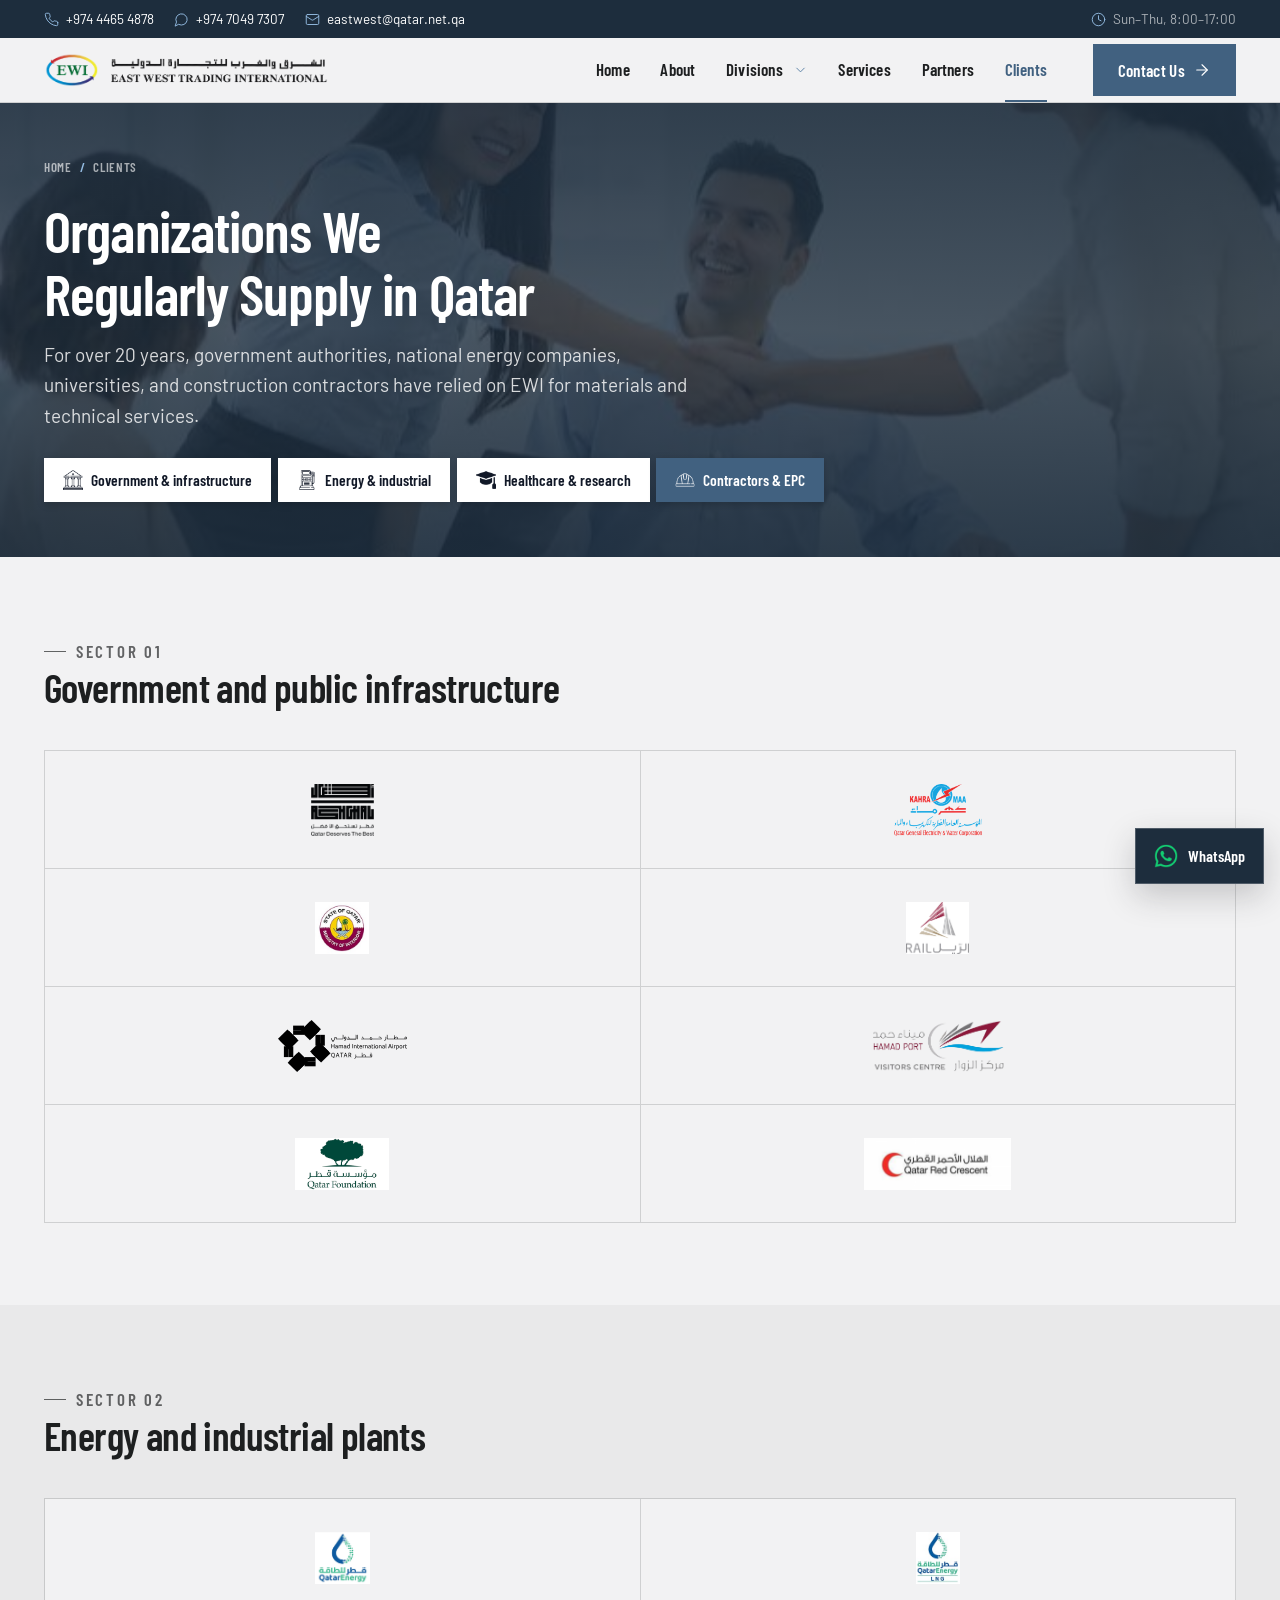
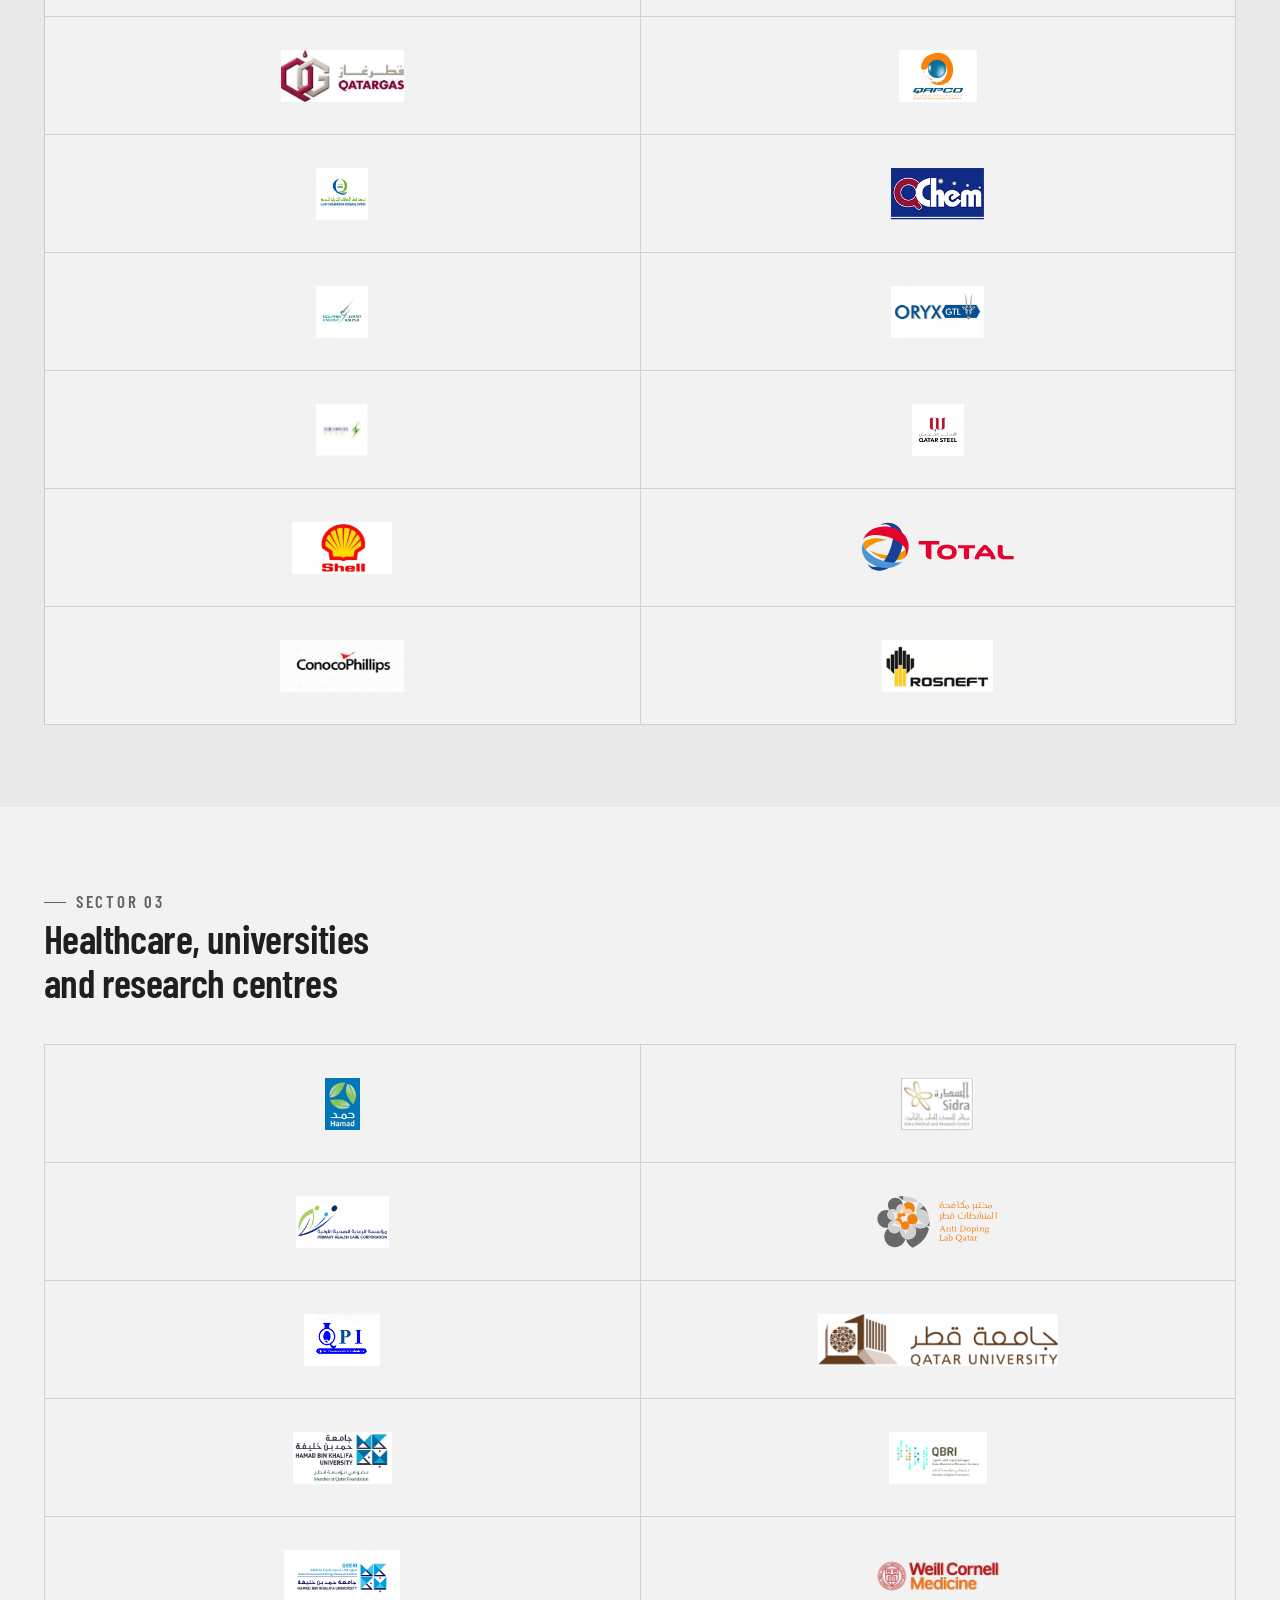
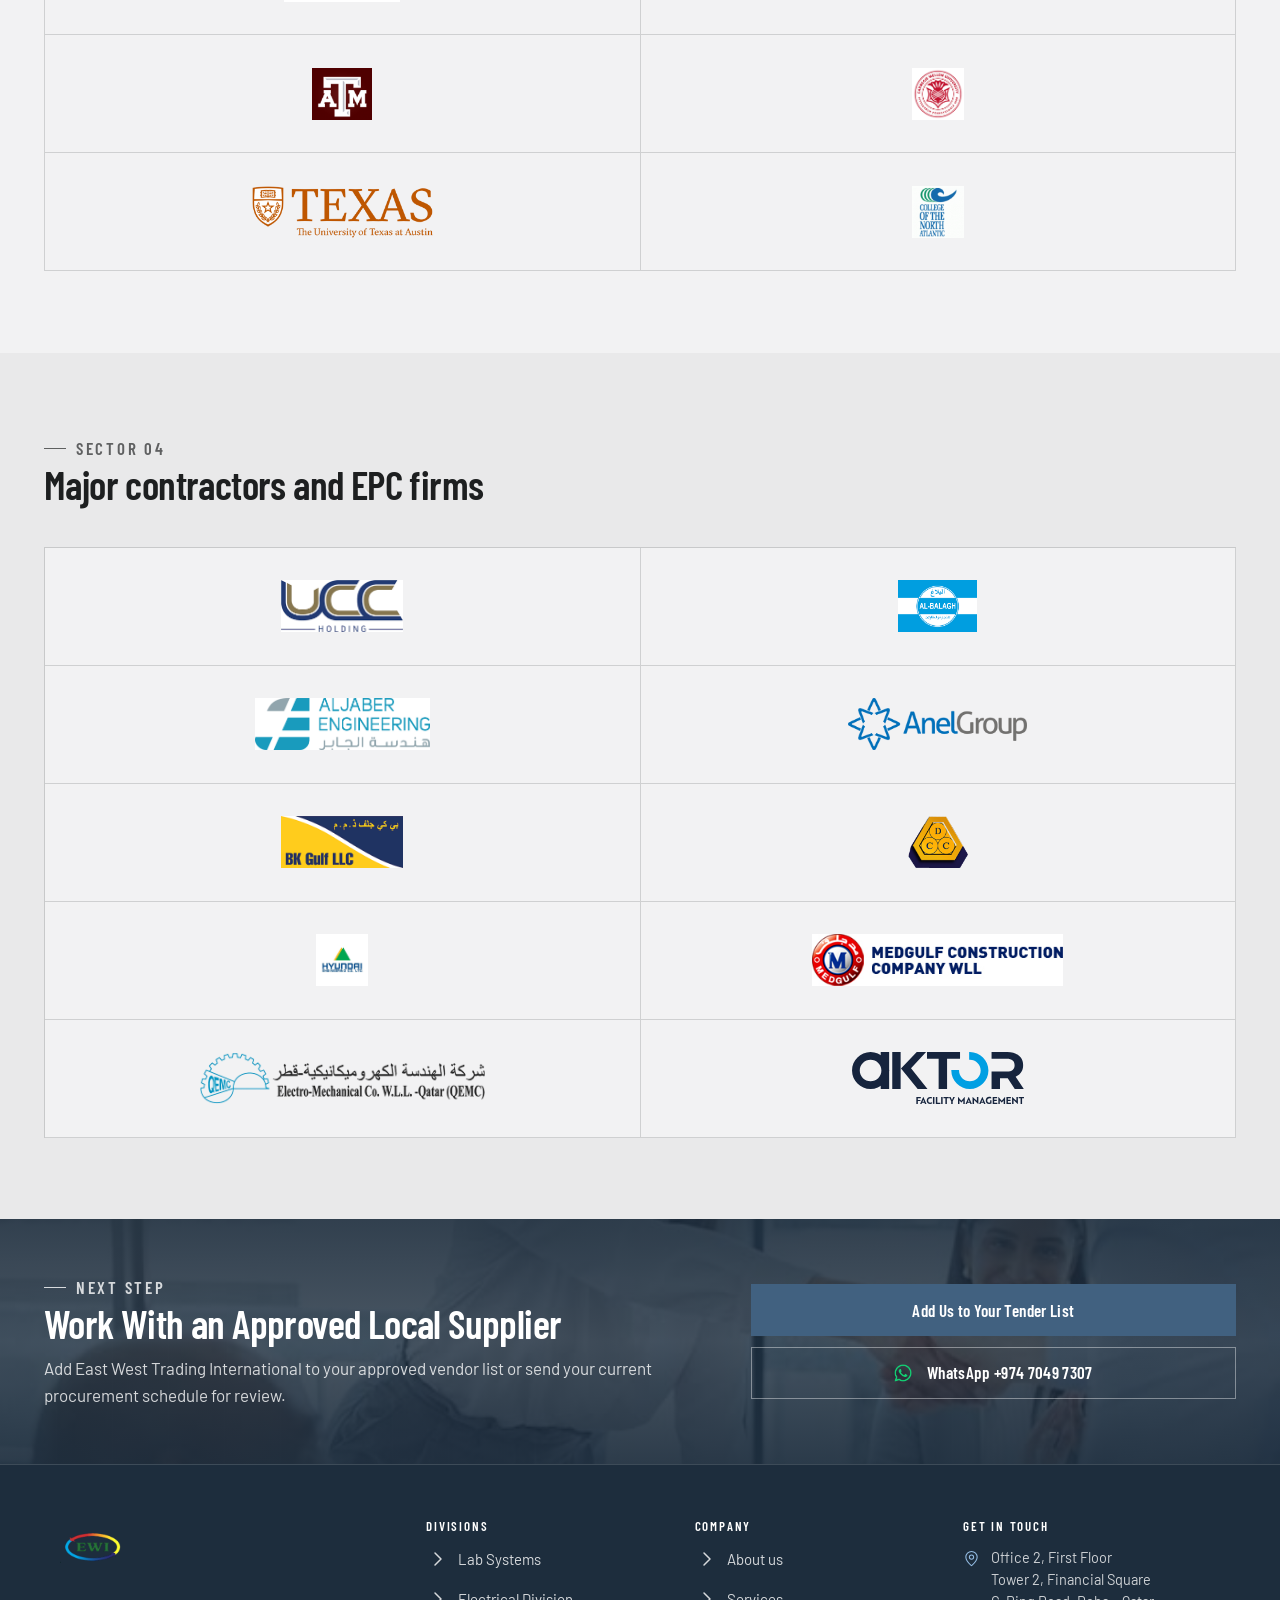
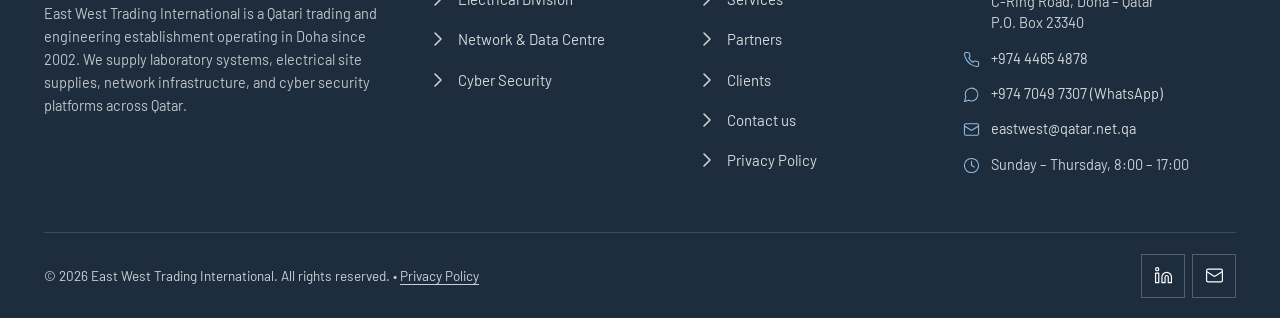
<file: clients.html>
<!DOCTYPE html>
<html lang="en">

<head>
  <meta charset="utf-8">
  <meta name="viewport" content="width=device-width, initial-scale=1">
  <title>Clients — Who EWI Supplies in Qatar | EWI Qatar</title>
  <meta name="description"
    content="Key clients supplied by EWI in Qatar: QatarEnergy, Hamad Medical Corporation, Kahramaa, Qatar Rail, ministries, universities, and leading contractors.">
  <link rel="canonical" href="https://www.eastwestint.qa/clients.html">
  <meta name="robots" content="index, follow, max-image-preview:large">
  <meta name="geo.region" content="QA-DA">
  <meta name="geo.placename" content="Doha">
  <meta name="geo.position" content="25.2677;51.5204">
  <meta name="ICBM" content="25.2677, 51.5204">

  <meta property="og:type" content="website">
  <meta property="og:site_name" content="East West Trading International">
  <meta property="og:title" content="Clients — Who EWI Supplies in Qatar | EWI Qatar">
  <meta property="og:description"
    content="Key clients supplied by EWI in Qatar: QatarEnergy, Hamad Medical Corporation, Kahramaa, Qatar Rail, ministries, universities, and leading contractors.">
  <meta property="og:url" content="https://www.eastwestint.qa/clients.html">
  <meta property="og:image" content="https://www.eastwestint.qa/assets/logo.png">
  <meta property="og:image:width" content="740">
  <meta property="og:image:height" content="90">
  <meta property="og:image:alt" content="East West Trading International Logo">
  <meta property="og:locale" content="en_US">

  <meta name="twitter:card" content="summary_large_image">
  <meta name="twitter:title" content="Clients — Who EWI Supplies in Qatar | EWI Qatar">
  <meta name="twitter:description"
    content="Key clients supplied by EWI in Qatar: QatarEnergy, Hamad Medical Corporation, Kahramaa, Qatar Rail, ministries, universities, and leading contractors.">
  <meta name="twitter:image" content="https://www.eastwestint.qa/assets/logo.png">
  <meta name="theme-color" content="#1d2d3d">

  <link rel="icon" type="image/png" href="assets/footer-logo-rm-bg.png">
  <link rel="apple-touch-icon" href="assets/footer-logo-rm-bg.png">
  <link rel="manifest" href="site.webmanifest">

  <!-- Core Web Vitals Font Preloads -->
  <link rel="preload" href="assets/fonts/barlow-400.woff2" as="font" type="font/woff2" crossorigin>
  <link rel="preload" href="assets/fonts/barlow-condensed-600.woff2" as="font" type="font/woff2" crossorigin>

  <link rel="stylesheet" href="assets/css/ewi.css?v=20260923.7">
  <script>document.documentElement.className += ' js';</script>
  <script type="application/ld+json">
[
  {
    "@context": "https://schema.org",
    "@type": "BreadcrumbList",
    "itemListElement": [
      {
        "@type": "ListItem",
        "position": 1,
        "name": "Home",
        "item": "https://www.eastwestint.qa/"
      },
      {
        "@type": "ListItem",
        "position": 2,
        "name": "Clients",
        "item": "https://www.eastwestint.qa/clients.html"
      }
    ]
  },
  {
    "@context": "https://schema.org",
    "@type": "CollectionPage",
    "name": "EWI Client Portfolio",
    "url": "https://www.eastwestint.qa/clients.html",
    "description": "Institutional, energy, research, healthcare and contracting organisations across Qatar supplied and supported by East West Trading International.",
    "mainEntity": {
      "@type": ["LocalBusiness", "Corporation"],
      "name": "East West Trading International",
      "url": "https://www.eastwestint.qa/"
    }
  }
]
</script>
</head>

<body class="is-loading" data-page="clients">
  <div class="page-loader" role="status" aria-label="Loading page">
    <span class="page-loader-mark" aria-hidden="true"></span>
  </div>
  <a class="skip" href="#main">Skip to content</a>

  <div class="utility">
    <div class="wrap">
      <a href="tel:+97444654878"><i data-lucide="phone"></i>+974 4465 4878</a>
      <a href="https://wa.me/97470497307"><i data-lucide="message-circle"></i>+974 7049 7307</a>
      <a href="mailto:eastwest@qatar.net.qa"><i data-lucide="mail"></i>eastwest@qatar.net.qa</a>
      <span class="u-spacer"></span>
      <span class="u-hours"><i data-lucide="clock"></i>Sun&ndash;Thu, 8:00&ndash;17:00</span>
    </div>
  </div>

  <header class="site-header">
    <div class="wrap">
      <a class="brand" href="index.html" aria-label="East West Trading International — home">
        <img src="assets/logo_transparent_upscaled.png" alt="East West Trading International" width="754" height="90">
      </a>

      <button class="nav-toggle" type="button" aria-expanded="false" aria-controls="primary-nav" aria-label="Menu">
        <span></span><span></span><span></span><i data-lucide="x" aria-hidden="true"></i>
      </button>

      <nav class="nav" id="primary-nav" aria-label="Primary">
        <ul class="nav-list">
          <li class="nav-home"><a href="index.html">Home</a></li>
          <li class="nav-about"><a href="about.html">About</a></li>
          <li class="nav-divisions">
            <a class="sub-toggle" href="divisions.html" aria-expanded="false">Divisions <i
                data-lucide="chevron-down"></i></a>
            <div class="subnav">
              <div>
                <a href="divisions.html#lab">
                  <strong>Lab Systems</strong>
                  <small>Turnkey laboratories, scientific instrumentation, furniture and automation.</small>
                </a>
                <a href="divisions.html#electrical">
                  <strong>Electrical Division</strong>
                  <small>Cable management, enclosures, tools and site materials for major projects.</small>
                </a>
                <a href="divisions.html#network">
                  <strong>Network &amp; Data Centre</strong>
                  <small>Structured cabling, fibre, switching and modular data centre infrastructure.</small>
                </a>
                <a href="divisions.html#cyber">
                  <strong>Cyber Security</strong>
                  <small>Network visibility and threat detection with NEOX and Stamus Networks.</small>
                </a>
              </div>
            </div>
          </li>
          <li class="nav-services"><a href="services.html">Services</a></li>
          <li class="nav-partners"><a href="partners.html">Partners</a></li>
          <li class="nav-clients"><a href="clients.html">Clients</a></li>
        </ul>
        <div class="nav-cta">
          <a class="btn btn-primary btn-block" href="contact.html">Contact Us</a>
        </div>
      </nav>

      <a class="btn btn-primary header-cta" href="contact.html">
        Contact Us <i data-lucide="arrow-right"></i>
      </a>
    </div>
  </header>

  <main id="main">

    <section class="page-hero on-dark has-bg"
      style="background-image:url('assets/placeholders/background/clientspics-clients.jpg')">
      <div class="wrap">
        <nav class="breadcrumb" aria-label="Breadcrumb">
          <a href="index.html">Home</a><span>/</span>Clients
        </nav>
        <h1>Organizations We Regularly Supply in Qatar</h1>
        <p>For over 20 years, government authorities, national energy companies, universities, and construction contractors have relied on EWI for materials and technical services.</p>
        <div class="anchors">
          <a href="#government"><i class="icon-government"></i>Government &amp; infrastructure</a>
          <a href="#energy"><i class="icon-gas"></i>Energy &amp; industrial</a>
          <a href="#research"><i class="icon-mortarboard"></i>Healthcare &amp; research</a>
          <a href="#contractors"><i class="icon-helmet"></i>Contractors &amp; EPC</a>
        </div>
      </div>
    </section>

    <section class="section" id="government">
      <div class="wrap">
        <div class="section-head reveal">
          <p class="kicker">Sector 01</p>
          <h2>Government and public infrastructure</h2>
        </div>
        <div class="logo-grid reveal">
          <span class="logo-cell"><img src="assets/logos/clients/ashghal.png"
              alt="Ashghal &mdash; Public Works Authority" width="190" height="96" loading="lazy"></span>
          <span class="logo-cell"><img src="assets/logos/clients/kahramaa.png"
              alt="Kahramaa &mdash; Qatar General Electricity &amp; Water" width="190" height="96"
              loading="lazy"></span>
          <span class="logo-cell"><img src="assets/logos/clients/moi-qatar.png"
              alt="Ministry of Interior, State of Qatar" width="190" height="96" loading="lazy"></span>
          <span class="logo-cell"><img src="assets/logos/clients/qatar-rail.png" alt="Qatar Rail" width="190"
              height="96" loading="lazy"></span>
          <span class="logo-cell"><img src="assets/logos/clients/hamad-airport.svg" alt="Hamad International Airport"
              width="190" height="96" loading="lazy"></span>
          <span class="logo-cell"><img src="assets/logos/clients/hamad-port.png" alt="Hamad Port" width="190"
              height="96" loading="lazy"></span>
          <span class="logo-cell"><img src="assets/logos/clients/qatar-foundation.png" alt="Qatar Foundation"
              width="190" height="96" loading="lazy"></span>
          <span class="logo-cell"><img src="assets/logos/clients/qatar-red-crescent.png" alt="Qatar Red Crescent"
              width="190" height="96" loading="lazy"></span>
        </div>
      </div>
    </section>

    <section class="section section--surface" id="energy">
      <div class="wrap">
        <div class="section-head reveal">
          <p class="kicker">Sector 02</p>
          <h2>Energy and industrial plants</h2>
        </div>
        <div class="logo-grid reveal">
          <span class="logo-cell"><img src="assets/logos/clients/qatarenergy.png" alt="QatarEnergy" width="190"
              height="96" loading="lazy"></span>
          <span class="logo-cell"><img src="assets/logos/clients/qatarenergy-lng.png" alt="QatarEnergy LNG" width="190"
              height="96" loading="lazy"></span>
          <span class="logo-cell"><img src="assets/logos/clients/qatargas.png" alt="Qatargas" width="190" height="96"
              loading="lazy"></span>
          <span class="logo-cell"><img src="assets/logos/clients/qapco.png" alt="QAPCO" width="190" height="96"
              loading="lazy"></span>
          <span class="logo-cell"><img src="assets/logos/clients/qafac.png" alt="QAFAC" width="190" height="96"
              loading="lazy"></span>
          <span class="logo-cell"><img src="assets/logos/clients/qchem.jpg" alt="Q-Chem" width="190" height="96"
              loading="lazy"></span>
          <span class="logo-cell"><img src="assets/logos/clients/dolphin-energy.png" alt="Dolphin Energy" width="190"
              height="96" loading="lazy"></span>
          <span class="logo-cell"><img src="assets/logos/clients/oryx-gtl.png" alt="Oryx GTL" width="190" height="96"
              loading="lazy"></span>
          <span class="logo-cell"><img src="assets/logos/clients/ras-girtas.png" alt="Ras Girtas Power Company"
              width="190" height="96" loading="lazy"></span>
          <span class="logo-cell"><img src="assets/logos/clients/qatar-steel.png" alt="Qatar Steel" width="190"
              height="96" loading="lazy"></span>
          <span class="logo-cell"><img src="assets/logos/clients/shell.jpg" alt="Shell" width="190" height="96"
              loading="lazy"></span>
          <span class="logo-cell"><img src="assets/logos/clients/totalenergies.svg" alt="TotalEnergies" width="190"
              height="96" loading="lazy"></span>
          <span class="logo-cell"><img src="assets/logos/clients/conocophillips.png" alt="ConocoPhillips" width="190"
              height="96" loading="lazy"></span>
          <span class="logo-cell"><img src="assets/logos/clients/rosneft.png" alt="Rosneft" width="190" height="96"
              loading="lazy"></span>
        </div>
      </div>
    </section>

    <section class="section" id="research">
      <div class="wrap">
        <div class="section-head reveal">
          <p class="kicker">Sector 03</p>
          <h2>Healthcare, universities and research centres</h2>
        </div>
        <div class="logo-grid reveal">
          <span class="logo-cell"><img src="assets/logos/clients/hamad-medical.png" alt="Hamad Medical Corporation"
              width="190" height="96" loading="lazy"></span>
          <span class="logo-cell"><img src="assets/logos/clients/sidra.jpg" alt="Sidra Medicine" width="190" height="96"
              loading="lazy"></span>
          <span class="logo-cell"><img src="assets/logos/clients/phcc.png" alt="Primary Health Care Corporation"
              width="190" height="96" loading="lazy"></span>
          <span class="logo-cell"><img src="assets/logos/clients/anti-doping-lab.svg" alt="Anti-Doping Lab Qatar"
              width="190" height="96" loading="lazy"></span>
          <span class="logo-cell"><img src="assets/logos/clients/qpi.png" alt="Qatar Pharmaceutical Industries"
              width="190" height="96" loading="lazy"></span>
          <span class="logo-cell"><img src="assets/logos/clients/qatar-university.png" alt="Qatar University"
              width="190" height="96" loading="lazy"></span>
          <span class="logo-cell"><img src="assets/logos/clients/hbku.jpg" alt="Hamad Bin Khalifa University"
              width="190" height="96" loading="lazy"></span>
          <span class="logo-cell"><img src="assets/logos/clients/qbri.png" alt="Qatar Biomedical Research Institute"
              width="190" height="96" loading="lazy"></span>
          <span class="logo-cell"><img src="assets/logos/clients/qeeri.png"
              alt="Qatar Environment &amp; Energy Research Institute" width="190" height="96" loading="lazy"></span>
          <span class="logo-cell"><img src="assets/logos/clients/weill-cornell.png" alt="Weill Cornell Medicine"
              width="190" height="96" loading="lazy"></span>
          <span class="logo-cell"><img src="assets/logos/clients/texas-am.png" alt="Texas A&amp;M University"
              width="190" height="96" loading="lazy"></span>
          <span class="logo-cell"><img src="assets/logos/clients/carnegie-mellon.png" alt="Carnegie Mellon University"
              width="190" height="96" loading="lazy"></span>
          <span class="logo-cell"><img src="assets/logos/clients/ut-austin.png" alt="University of Texas at Austin"
              width="190" height="96" loading="lazy"></span>
          <span class="logo-cell"><img src="assets/logos/clients/cna-qatar.png"
              alt="College of the North Atlantic &mdash; Qatar" width="190" height="96" loading="lazy"></span>
        </div>
      </div>
    </section>

    <section class="section section--surface" id="contractors">
      <div class="wrap">
        <div class="section-head reveal">
          <p class="kicker">Sector 04</p>
          <h2>Major contractors and EPC firms</h2>
        </div>
        <div class="logo-grid reveal">
          <span class="logo-cell"><img src="assets/logos/clients/ucc-holding.png" alt="UCC Holding" width="190"
              height="96" loading="lazy"></span>
          <span class="logo-cell"><img src="assets/logos/clients/al-balagh.png"
              alt="Al Balagh Trading &amp; Contracting" width="190" height="96" loading="lazy"></span>
          <span class="logo-cell"><img src="assets/logos/clients/aljaber-engineering.png" alt="Al Jaber Engineering"
              width="190" height="96" loading="lazy"></span>
          <span class="logo-cell"><img src="assets/logos/clients/anel-group.png" alt="Anel Group" width="190"
              height="96" loading="lazy"></span>
          <span class="logo-cell"><img src="assets/logos/clients/bk-gulf.png" alt="BK Gulf LLC" width="190" height="96"
              loading="lazy"></span>
          <span class="logo-cell"><img src="assets/logos/clients/cdc.png" alt="CDC" width="190" height="96"
              loading="lazy"></span>
          <span class="logo-cell"><img src="assets/logos/clients/hyundai-engineering.png" alt="Hyundai Engineering"
              width="190" height="96" loading="lazy"></span>
          <span class="logo-cell"><img src="assets/logos/clients/medgulf.png" alt="Medgulf Construction Company"
              width="190" height="96" loading="lazy"></span>
          <span class="logo-cell"><img src="assets/logos/clients/qemc.png" alt="QEMC Electromechanical" width="190"
              height="96" loading="lazy"></span>
          <span class="logo-cell"><img src="assets/logos/clients/aktor.svg" alt="AKTOR" width="190" height="96"
              loading="lazy"></span>
        </div>
      </div>
    </section>

    <section class="cta on-dark has-bg"
      style="background-image:url('assets/placeholders/background/welcome-join-the-list-clients.jpg')">
      <div class="wrap">
        <div class="reveal">
          <p class="kicker">Next step</p>
          <h2>Work With an Approved Local Supplier</h2>
          <p>Add East West Trading International to your approved vendor list or send your current procurement schedule for review.</p>
        </div>
        <div class="cta-actions reveal">
          <a class="btn btn-primary btn-block"
            href="mailto:eastwest@qatar.net.qa?subject=Vendor%20approval%20enquiry">Add Us to Your Tender List</a>
          <a class="btn btn-secondary btn-block" href="https://wa.me/97470497307"><img src="assets/icons/whatsapp.png" alt="" class="btn-wa-icon" width="18" height="18" aria-hidden="true">WhatsApp +974 7049 7307</a>
        </div>
      </div>
    </section>

  </main>

  <footer class="site-footer" id="contact">
    <div class="wrap">
      <div class="footer-grid">
        <div>
          <span class="footer-logo"><img src="assets/footer-logo-rm-bg.png" alt="East West Trading International"
              width="740" height="90"></span>
          <p>East West Trading International is a Qatari trading and engineering establishment operating in Doha since 2002. We supply laboratory systems, electrical site supplies, network infrastructure, and cyber security platforms across Qatar.</p>
        </div>

        <div>
          <h3>Divisions</h3>
          <ul class="footer-links">
            <li><a href="divisions.html#lab"><i data-lucide="chevron-right"></i>Lab Systems</a></li>
            <li><a href="divisions.html#electrical"><i data-lucide="chevron-right"></i>Electrical Division</a></li>
            <li><a href="divisions.html#network"><i data-lucide="chevron-right"></i>Network &amp; Data Centre</a></li>
            <li><a href="divisions.html#cyber"><i data-lucide="chevron-right"></i>Cyber Security</a></li>
          </ul>
        </div>

        <div>
          <h3>Company</h3>
          <ul class="footer-links">
            <li><a href="about.html"><i data-lucide="chevron-right"></i>About us</a></li>
            <li><a href="services.html"><i data-lucide="chevron-right"></i>Services</a></li>
            <li><a href="partners.html"><i data-lucide="chevron-right"></i>Partners</a></li>
            <li><a href="clients.html"><i data-lucide="chevron-right"></i>Clients</a></li>
            <li><a href="contact.html"><i data-lucide="chevron-right"></i>Contact us</a></li>
            <li><a href="privacy.html"><i data-lucide="chevron-right"></i>Privacy Policy</a></li>
          </ul>
        </div>

        <div>
          <h3>Get in touch</h3>
          <ul class="footer-contact">
            <li><i data-lucide="map-pin"></i><span>Office 2, First Floor<br>Tower 2, Financial Square<br>C-Ring Road,
                Doha &ndash; Qatar<br>P.O. Box 23340</span></li>
            <li><i data-lucide="phone"></i><a href="tel:+97444654878">+974 4465 4878</a></li>
            <li><i data-lucide="message-circle"></i><a href="https://wa.me/97470497307">+974 7049 7307 (WhatsApp)</a>
            </li>
            <li><i data-lucide="mail"></i><a href="mailto:eastwest@qatar.net.qa">eastwest@qatar.net.qa</a></li>
            <li><i data-lucide="clock"></i><span>Sunday &ndash; Thursday, 8:00 &ndash; 17:00</span></li>
          </ul>
        </div>
      </div>

      <div class="footer-bottom">
        <span>&copy; <span data-year>2026</span> East West Trading International. All rights reserved. &bull; <a href="privacy.html" style="color:inherit; text-decoration:underline;">Privacy Policy</a></span>
        <div class="social">
          <a href="https://www.linkedin.com/company/eastwest-trading-int-l/" aria-label="EWI on LinkedIn"><i
              data-lucide="linkedin"></i></a>
          <a href="mailto:eastwest@qatar.net.qa" aria-label="Email EWI"><i data-lucide="mail"></i></a>
        </div>
      </div>
    </div>
  </footer>

  <a class="back-to-top" href="#main" aria-label="Back to top">
    <img src="assets/icons/top.png" alt="" class="top-icon" width="16" height="16" aria-hidden="true">
  </a>

  <a class="wa-float" href="https://wa.me/97470497307" aria-label="Chat with EWI on WhatsApp">
    <img src="assets/icons/whatsapp.png" alt="WhatsApp" class="wa-icon" width="24" height="24" aria-hidden="true"><span>WhatsApp</span>
  </a>

  <script src="assets/js/lucide.min.js"></script>
  <script src="assets/js/ewi.js?v=20260923.7"></script>
</body>

</html>
</file>
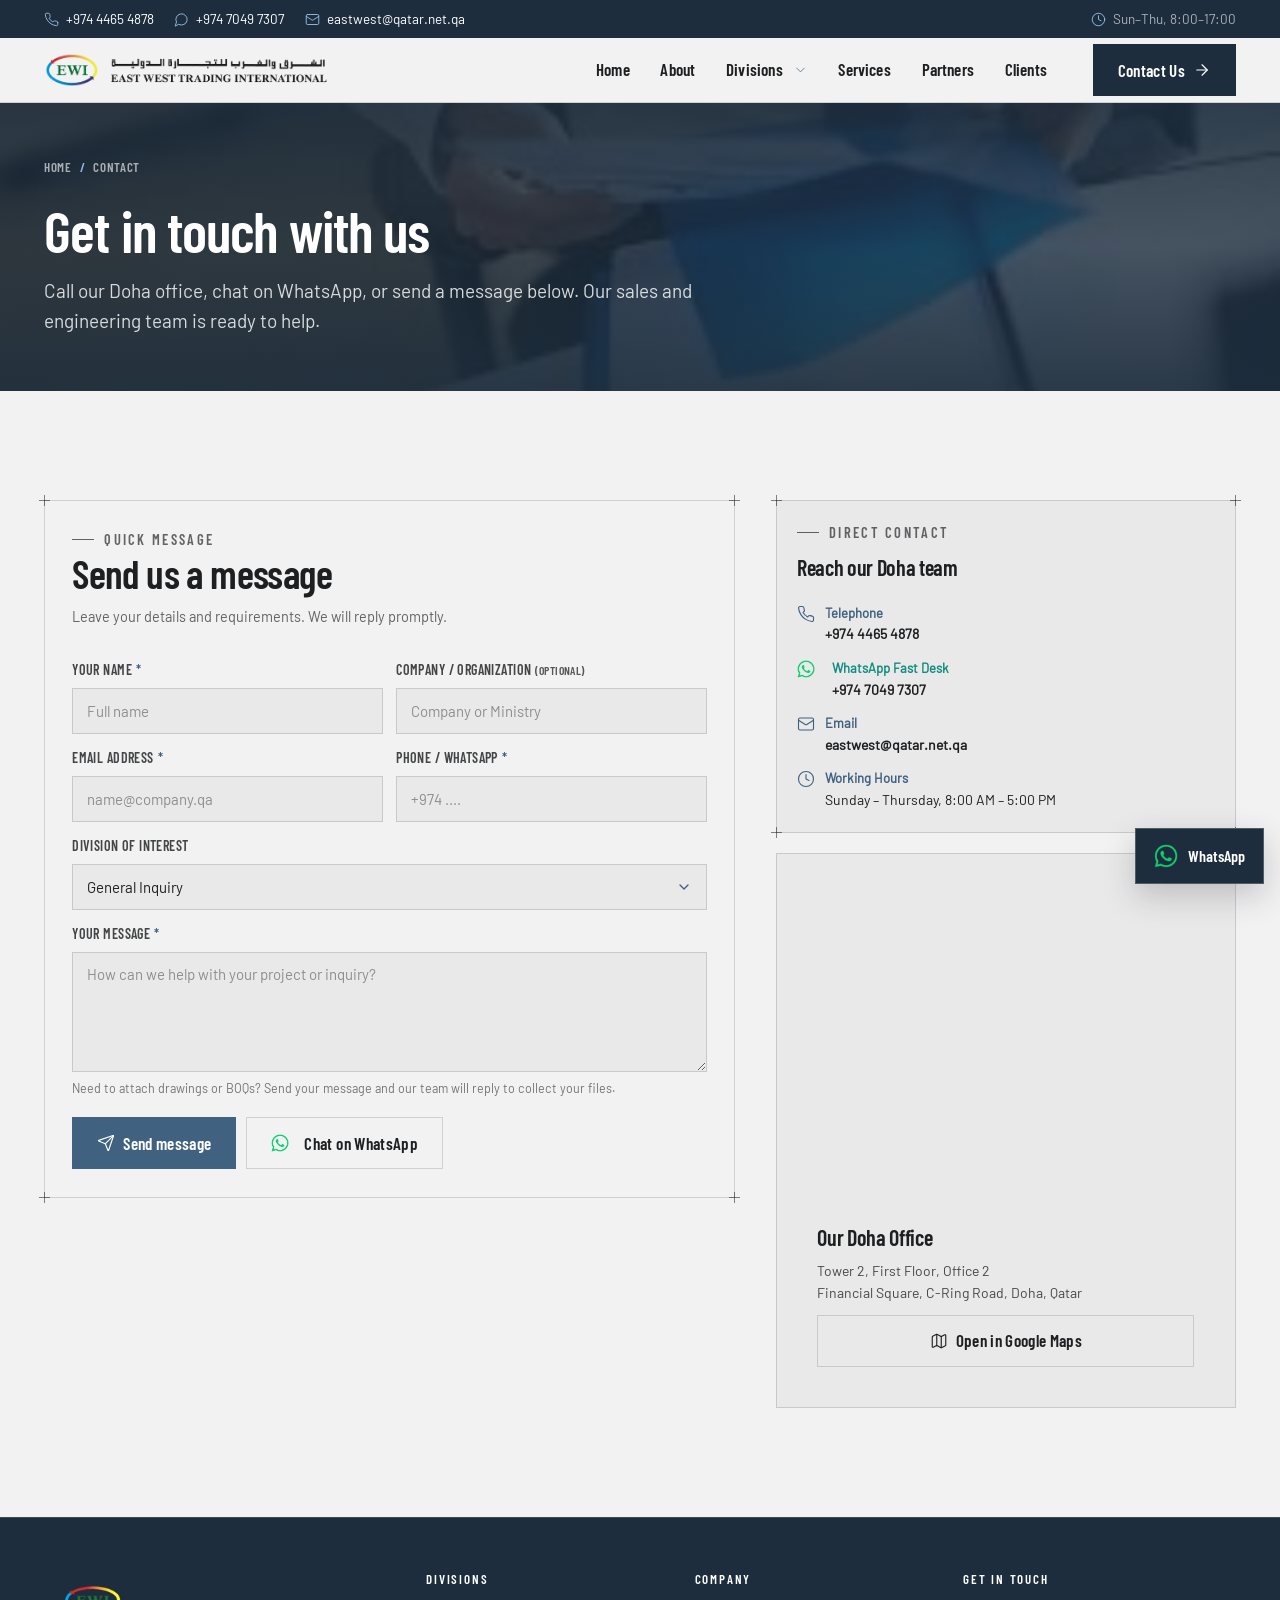
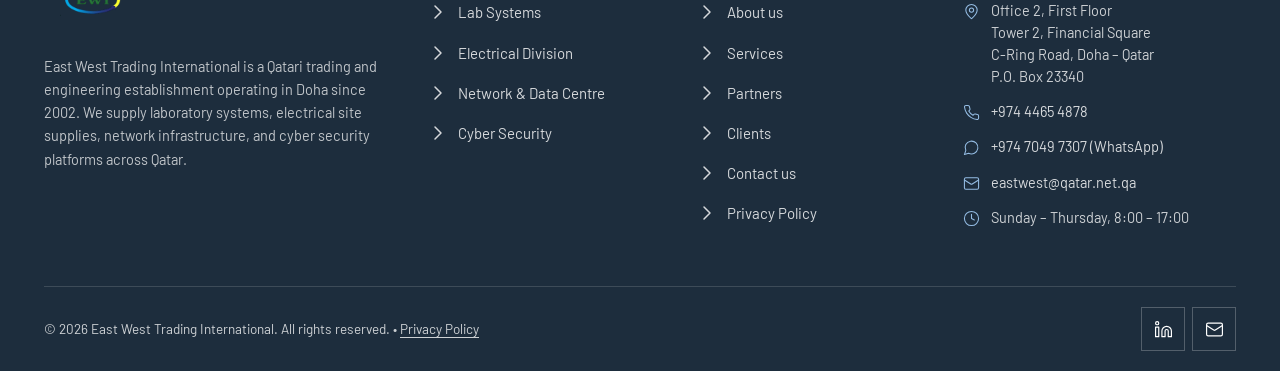
<file: contact.html>
<!DOCTYPE html>
<html lang="en">

<head>
  <meta charset="utf-8">
  <meta name="viewport" content="width=device-width, initial-scale=1">
  <title>Contact Us — Get in Touch With Us | EWI Qatar</title>
  <meta name="description"
    content="Get in touch with East West Trading International in Doha, Qatar. Reach our team directly via telephone, WhatsApp, direct message, or email.">
  <link rel="canonical" href="https://www.eastwestint.qa/contact.html">
  <meta name="robots" content="index, follow, max-image-preview:large">
  <meta name="geo.region" content="QA-DA">
  <meta name="geo.placename" content="Doha">
  <meta name="geo.position" content="25.2677;51.5204">
  <meta name="ICBM" content="25.2677, 51.5204">

  <meta property="og:type" content="website">
  <meta property="og:site_name" content="East West Trading International">
  <meta property="og:title" content="Contact Us — Get in Touch With Us | EWI Qatar">
  <meta property="og:description"
    content="Get in touch with East West Trading International in Doha, Qatar. Reach our team directly via telephone, WhatsApp, direct message, or email.">
  <meta property="og:url" content="https://www.eastwestint.qa/contact.html">
  <meta property="og:image" content="https://www.eastwestint.qa/assets/logo.png">
  <meta property="og:image:width" content="740">
  <meta property="og:image:height" content="90">
  <meta property="og:image:alt" content="East West Trading International Logo">
  <meta property="og:locale" content="en_US">

  <meta name="twitter:card" content="summary_large_image">
  <meta name="twitter:title" content="Contact Us — Get in Touch With Us | EWI Qatar">
  <meta name="twitter:description"
    content="Get in touch with East West Trading International in Doha, Qatar. Reach our team directly via telephone, WhatsApp, direct message, or email.">
  <meta name="twitter:image" content="https://www.eastwestint.qa/assets/logo.png">
  <meta name="theme-color" content="#1d2d3d">

  <link rel="icon" type="image/png" href="assets/footer-logo-rm-bg.png">
  <link rel="apple-touch-icon" href="assets/footer-logo-rm-bg.png">
  <link rel="manifest" href="site.webmanifest">

  <!-- Core Web Vitals Font Preloads -->
  <link rel="preload" href="assets/fonts/barlow-400.woff2" as="font" type="font/woff2" crossorigin>
  <link rel="preload" href="assets/fonts/barlow-condensed-600.woff2" as="font" type="font/woff2" crossorigin>

  <link rel="stylesheet" href="assets/css/ewi.css?v=20260923.7">
  <script>document.documentElement.className += ' js';</script>
  <script type="application/ld+json">
[
  {
    "@context": "https://schema.org",
    "@type": "BreadcrumbList",
    "itemListElement": [
      {
        "@type": "ListItem",
        "position": 1,
        "name": "Home",
        "item": "https://www.eastwestint.qa/"
      },
      {
        "@type": "ListItem",
        "position": 2,
        "name": "Contact Us",
        "item": "https://www.eastwestint.qa/contact.html"
      }
    ]
  },
  {
    "@context": "https://schema.org",
    "@type": "ContactPage",
    "name": "Contact East West Trading International",
    "url": "https://www.eastwestint.qa/contact.html",
    "description": "Contact information, quotation requests, office address, and technical inquiry submission for East West Trading International in Doha, Qatar.",
    "mainEntity": {
      "@type": ["LocalBusiness", "Corporation"],
      "name": "East West Trading International",
      "legalName": "East West Trading International W.L.L.",
      "alternateName": ["EWI", "EWI Qatar"],
      "url": "https://www.eastwestint.qa/",
      "telephone": "+97444654878",
      "email": "eastwest@qatar.net.qa",
      "address": {
        "@type": "PostalAddress",
        "streetAddress": "Office 2, First Floor, Tower 2, Financial Square, C-Ring Road",
        "postOfficeBoxNumber": "23340",
        "addressLocality": "Doha",
        "addressCountry": "QA"
      },
      "geo": {
        "@type": "GeoCoordinates",
        "latitude": 25.2677,
        "longitude": 51.5204
      },
      "openingHoursSpecification": [
        {
          "@type": "OpeningHoursSpecification",
          "dayOfWeek": ["Sunday", "Monday", "Tuesday", "Wednesday", "Thursday"],
          "opens": "08:00",
          "closes": "17:00"
        }
      ]
    }
  }
]
</script>
</head>

<body class="is-loading" data-page="contact">
  <div class="page-loader" role="status" aria-label="Loading page">
    <span class="page-loader-mark" aria-hidden="true"></span>
  </div>
  <a class="skip" href="#main">Skip to content</a>

  <div class="utility">
    <div class="wrap">
      <a href="tel:+97444654878"><i data-lucide="phone"></i>+974 4465 4878</a>
      <a href="https://wa.me/97470497307"><i data-lucide="message-circle"></i>+974 7049 7307</a>
      <a href="mailto:eastwest@qatar.net.qa"><i data-lucide="mail"></i>eastwest@qatar.net.qa</a>
      <span class="u-spacer"></span>
      <span class="u-hours"><i data-lucide="clock"></i>Sun&ndash;Thu, 8:00&ndash;17:00</span>
    </div>
  </div>

  <header class="site-header">
    <div class="wrap">
      <a class="brand" href="index.html" aria-label="East West Trading International — home">
        <img src="assets/logo_transparent_upscaled.png" alt="East West Trading International" width="754" height="90">
      </a>

      <button class="nav-toggle" type="button" aria-expanded="false" aria-controls="primary-nav" aria-label="Menu">
        <span></span><span></span><span></span><i data-lucide="x" aria-hidden="true"></i>
      </button>

      <nav class="nav" id="primary-nav" aria-label="Primary">
        <ul class="nav-list">
          <li class="nav-home"><a href="index.html">Home</a></li>
          <li class="nav-about"><a href="about.html">About</a></li>
          <li class="nav-divisions">
            <a class="sub-toggle" href="divisions.html" aria-expanded="false">Divisions <i
                data-lucide="chevron-down"></i></a>
            <div class="subnav">
              <div>
                <a href="divisions.html#lab">
                  <strong>Lab Systems</strong>
                  <small>Turnkey laboratories, scientific instrumentation, furniture and automation.</small>
                </a>
                <a href="divisions.html#electrical">
                  <strong>Electrical Division</strong>
                  <small>Cable management, enclosures, tools and site materials for major projects.</small>
                </a>
                <a href="divisions.html#network">
                  <strong>Network &amp; Data Centre</strong>
                  <small>Structured cabling, fibre, switching and modular data centre infrastructure.</small>
                </a>
                <a href="divisions.html#cyber">
                  <strong>Cyber Security</strong>
                  <small>Network visibility and threat detection with NEOX and Stamus Networks.</small>
                </a>
              </div>
            </div>
          </li>
          <li class="nav-services"><a href="services.html">Services</a></li>
          <li class="nav-partners"><a href="partners.html">Partners</a></li>
          <li class="nav-clients"><a href="clients.html">Clients</a></li>
        </ul>
        <div class="nav-cta">
          <a class="btn btn-primary btn-block" href="contact.html">Contact Us</a>
        </div>
      </nav>

      <a class="btn btn-primary header-cta" href="contact.html">
        Contact Us <i data-lucide="arrow-right"></i>
      </a>
    </div>
  </header>

  <main id="main">

    <section class="page-hero on-dark has-bg"
      style="background-image:url('assets/placeholders/background/specification.jpg')">
      <div class="wrap">
        <nav class="breadcrumb" aria-label="Breadcrumb">
          <a href="index.html">Home</a><span>/</span>Contact
        </nav>
        <h1>Get in touch with us</h1>
        <p>Call our Doha office, chat on WhatsApp, or send a message below. Our sales and engineering team is ready to help.</p>
      </div>
    </section>

    <!-- Simple, Uncluttered Contact Section -->
    <section class="section">
      <div class="wrap">
        <div class="contact-layout">

          <!-- Clean, Simple Form Panel -->
          <div class="card blueprint reveal contact-form-panel" id="get-in-touch">
            <i class="corner tl"></i><i class="corner tr"></i><i class="corner bl"></i><i class="corner br"></i>

            <div class="section-head" style="margin-bottom:var(--space-6);">
              <p class="kicker">Quick Message</p>
              <h2>Send us a message</h2>
              <p>Leave your details and requirements. We will reply promptly.</p>
            </div>

            <div class="form-error-alert" id="form-error" role="alert" aria-live="assertive">
              <strong>Please complete the required fields:</strong>
              <ul id="form-error-list"></ul>
            </div>

            <div class="form-success-alert" id="form-success" role="alert">
              <h3>Inquiry Prepared Successfully</h3>
              <p>Your inquiry is formatted and ready to send. Select your preferred transmission channel to deliver it directly to our Doha engineering desk:</p>
              <div class="form-delivery-actions" style="margin-top:var(--space-3); display:flex; flex-wrap:wrap; gap:10px;">
                <a href="#" id="btn-open-gmail" class="btn-copy-fallback" target="_blank" rel="noopener noreferrer" style="text-decoration:none;">
                  <i data-lucide="mail"></i> Open in Gmail
                </a>
                <a href="#" id="btn-open-outlook" class="btn-copy-fallback" target="_blank" rel="noopener noreferrer" style="text-decoration:none;">
                  <i data-lucide="mail"></i> Open in Outlook 365
                </a>
                <a href="#" id="btn-send-whatsapp" class="btn-copy-fallback" target="_blank" rel="noopener noreferrer" style="text-decoration:none;">
                  <img src="assets/icons/whatsapp.png" alt="" class="btn-wa-icon" width="16" height="16" aria-hidden="true"> Send via WhatsApp
                </a>
                <button type="button" class="btn-copy-fallback" id="btn-copy-inquiry">
                  <i data-lucide="copy"></i> Copy to clipboard
                </button>
              </div>
              <span id="copy-status" style="display:block; margin-top:8px; font-size:13px; color:var(--color-accent-900); font-weight:600;" aria-live="polite"></span>
            </div>

            <form id="contact-form" novalidate>
              <div class="form-grid form-grid-2">
                <div class="field">
                  <label for="cf-name">Your Name <span class="req">*</span></label>
                  <input class="input" type="text" id="cf-name" name="name" placeholder="Full name" required>
                  <span class="field-error" id="err-cf-name">Please provide your name</span>
                </div>
                <div class="field">
                  <label for="cf-company">Company / Organization <small class="text-muted">(Optional)</small></label>
                  <input class="input" type="text" id="cf-company" name="company" placeholder="Company or Ministry">
                </div>
              </div>

              <div class="form-grid form-grid-2">
                <div class="field">
                  <label for="cf-email">Email Address <span class="req">*</span></label>
                  <input class="input" type="email" id="cf-email" name="email" placeholder="name@company.qa" required>
                  <span class="field-error" id="err-cf-email">Please provide a valid email address</span>
                </div>
                <div class="field">
                  <label for="cf-phone">Phone / WhatsApp <span class="req">*</span></label>
                  <input class="input" type="tel" id="cf-phone" name="phone" placeholder="+974 ...." required>
                  <span class="field-error" id="err-cf-phone">Please provide a phone or WhatsApp number</span>
                </div>
              </div>

              <div class="field">
                <label for="cf-division">Division of Interest</label>
                <select class="input" id="cf-division" name="division">
                  <option value="General Inquiry">General Inquiry</option>
                  <option value="Lab Systems">Lab Systems</option>
                  <option value="Electrical Division">Electrical Division</option>
                  <option value="Network &amp; Data Centre">Network &amp; Data Centre</option>
                  <option value="Cyber Security">Cyber Security</option>
                </select>
              </div>

              <div class="field">
                <label for="cf-message">Your Message <span class="req">*</span></label>
                <textarea class="input" id="cf-message" name="message" rows="4" placeholder="How can we help with your project or inquiry?" required></textarea>
                <span class="field-error" id="err-cf-message">Please enter your message or project requirements</span>
                <span class="field-hint">Need to attach drawings or BOQs? Send your message and our team will reply to collect your files.</span>
              </div>

              <div class="form-actions">
                <button class="btn btn-primary" type="submit">
                  <i data-lucide="send"></i> Send message
                </button>
                <a class="btn btn-secondary" href="https://wa.me/97470497307">
                  <img src="assets/icons/whatsapp.png" alt="" class="btn-wa-icon" width="18" height="18" aria-hidden="true"> Chat on WhatsApp
                </a>
              </div>
            </form>
          </div>

          <!-- Contact Aside: Direct Channels & Location -->
          <div class="contact-aside">

            <div class="card blueprint reveal" style="padding:var(--space-6); background:var(--color-surface);">
              <i class="corner tl"></i><i class="corner tr"></i><i class="corner bl"></i><i class="corner br"></i>
              <p class="kicker">Direct Contact</p>
              <h3>Reach our Doha team</h3>

              <ul class="office-details-list" style="margin-bottom:0;">
                <li>
                  <i data-lucide="phone"></i>
                  <div>
                    <strong style="display:block; font-size:13px; color:var(--color-accent-700);">Telephone</strong>
                    <a href="tel:+97444654878" style="color:var(--color-text); text-decoration:none; font-weight:600;">+974 4465 4878</a>
                  </div>
                </li>
                <li>
                  <img src="assets/icons/whatsapp.png" alt="" class="btn-wa-icon" width="18" height="18" aria-hidden="true" style="margin-top:2px;">
                  <div>
                    <strong style="display:block; font-size:13px; color:#128c7e;">WhatsApp Fast Desk</strong>
                    <a href="https://wa.me/97470497307" style="color:var(--color-text); text-decoration:none; font-weight:600;">+974 7049 7307</a>
                  </div>
                </li>
                <li>
                  <i data-lucide="mail"></i>
                  <div>
                    <strong style="display:block; font-size:13px; color:var(--color-accent-700);">Email</strong>
                    <a href="mailto:eastwest@qatar.net.qa" style="color:var(--color-text); text-decoration:none; font-weight:600;">eastwest@qatar.net.qa</a>
                  </div>
                </li>
                <li>
                  <i data-lucide="clock"></i>
                  <div>
                    <strong style="display:block; font-size:13px; color:var(--color-accent-700);">Working Hours</strong>
                    <span>Sunday &ndash; Thursday, 8:00 AM &ndash; 5:00 PM</span>
                  </div>
                </li>
              </ul>
            </div>

            <!-- Office Location Card -->
            <div class="card blueprint reveal office-map-card">
              <i class="corner tl"></i><i class="corner tr"></i><i class="corner bl"></i><i class="corner br"></i>

              <iframe class="office-map-frame" title="East West Trading International Office Location"
                src="https://www.google.com/maps/embed?pb=!1m18!1m12!1m3!1d3608.2618997576554!2d51.517825!3d25.2677!2m3!1f0!2f0!3f0!3m2!1i1024!2i768!4f13.1!3m3!1m2!1s0x3e45cfbb9d5d8fb3%3A0x897c8ff759cbcfeb!2sFinancial%20Square!5e0!3m2!1sen!2sqa!4v1710000000000!5m2!1sen!2sqa"
                loading="lazy" referrerpolicy="no-referrer-when-downgrade" allowfullscreen>
              </iframe>

              <div class="office-details-box">
                <h3>Our Doha Office</h3>
                <p style="font-size:14px; margin-bottom:var(--space-3); color:color-mix(in srgb,var(--color-text) 80%,transparent);">
                  Tower 2, First Floor, Office 2<br>Financial Square, C-Ring Road, Doha, Qatar
                </p>
                <a class="btn btn-secondary btn-block"
                  href="https://maps.google.com/?q=Financial+Square+C+Ring+Road+Doha+Qatar" target="_blank"
                  rel="noopener noreferrer">
                  <i data-lucide="map"></i> Open in Google Maps
                </a>
              </div>
            </div>

          </div>

        </div>
      </div>
    </section>

  </main>

  <footer class="site-footer" id="contact">
    <div class="wrap">
      <div class="footer-grid">
        <div>
          <span class="footer-logo"><img src="assets/footer-logo-rm-bg.png" alt="East West Trading International"
              width="740" height="90"></span>
          <p>East West Trading International is a Qatari trading and engineering establishment operating in Doha since 2002. We supply laboratory systems, electrical site supplies, network infrastructure, and cyber security platforms across Qatar.</p>
        </div>

        <div>
          <h3>Divisions</h3>
          <ul class="footer-links">
            <li><a href="divisions.html#lab"><i data-lucide="chevron-right"></i>Lab Systems</a></li>
            <li><a href="divisions.html#electrical"><i data-lucide="chevron-right"></i>Electrical Division</a></li>
            <li><a href="divisions.html#network"><i data-lucide="chevron-right"></i>Network &amp; Data Centre</a></li>
            <li><a href="divisions.html#cyber"><i data-lucide="chevron-right"></i>Cyber Security</a></li>
          </ul>
        </div>

        <div>
          <h3>Company</h3>
          <ul class="footer-links">
            <li><a href="about.html"><i data-lucide="chevron-right"></i>About us</a></li>
            <li><a href="services.html"><i data-lucide="chevron-right"></i>Services</a></li>
            <li><a href="partners.html"><i data-lucide="chevron-right"></i>Partners</a></li>
            <li><a href="clients.html"><i data-lucide="chevron-right"></i>Clients</a></li>
            <li><a href="contact.html"><i data-lucide="chevron-right"></i>Contact us</a></li>
            <li><a href="privacy.html"><i data-lucide="chevron-right"></i>Privacy Policy</a></li>
          </ul>
        </div>

        <div>
          <h3>Get in touch</h3>
          <ul class="footer-contact">
            <li><i data-lucide="map-pin"></i><span>Office 2, First Floor<br>Tower 2, Financial Square<br>C-Ring Road,
                Doha &ndash; Qatar<br>P.O. Box 23340</span></li>
            <li><i data-lucide="phone"></i><a href="tel:+97444654878">+974 4465 4878</a></li>
            <li><i data-lucide="message-circle"></i><a href="https://wa.me/97470497307">+974 7049 7307 (WhatsApp)</a>
            </li>
            <li><i data-lucide="mail"></i><a href="mailto:eastwest@qatar.net.qa">eastwest@qatar.net.qa</a></li>
            <li><i data-lucide="clock"></i><span>Sunday &ndash; Thursday, 8:00 &ndash; 17:00</span></li>
          </ul>
        </div>
      </div>

      <div class="footer-bottom">
        <span>&copy; <span data-year>2026</span> East West Trading International. All rights reserved. &bull; <a href="privacy.html" style="color:inherit; text-decoration:underline;">Privacy Policy</a></span>
        <div class="social">
          <a href="https://www.linkedin.com/company/eastwest-trading-int-l/" aria-label="EWI on LinkedIn"><i
              data-lucide="linkedin"></i></a>
          <a href="mailto:eastwest@qatar.net.qa" aria-label="Email EWI"><i data-lucide="mail"></i></a>
        </div>
      </div>
    </div>
  </footer>

  <a class="back-to-top" href="#main" aria-label="Back to top">
    <img src="assets/icons/top.png" alt="" class="top-icon" width="16" height="16" aria-hidden="true">
  </a>

  <a class="wa-float" href="https://wa.me/97470497307" aria-label="Chat with EWI on WhatsApp">
    <img src="assets/icons/whatsapp.png" alt="WhatsApp" class="wa-icon" width="24" height="24" aria-hidden="true"><span>WhatsApp</span>
  </a>

  <script src="assets/js/lucide.min.js"></script>
  <script src="assets/js/ewi.js?v=20260923.7"></script>
</body>

</html>
</file>
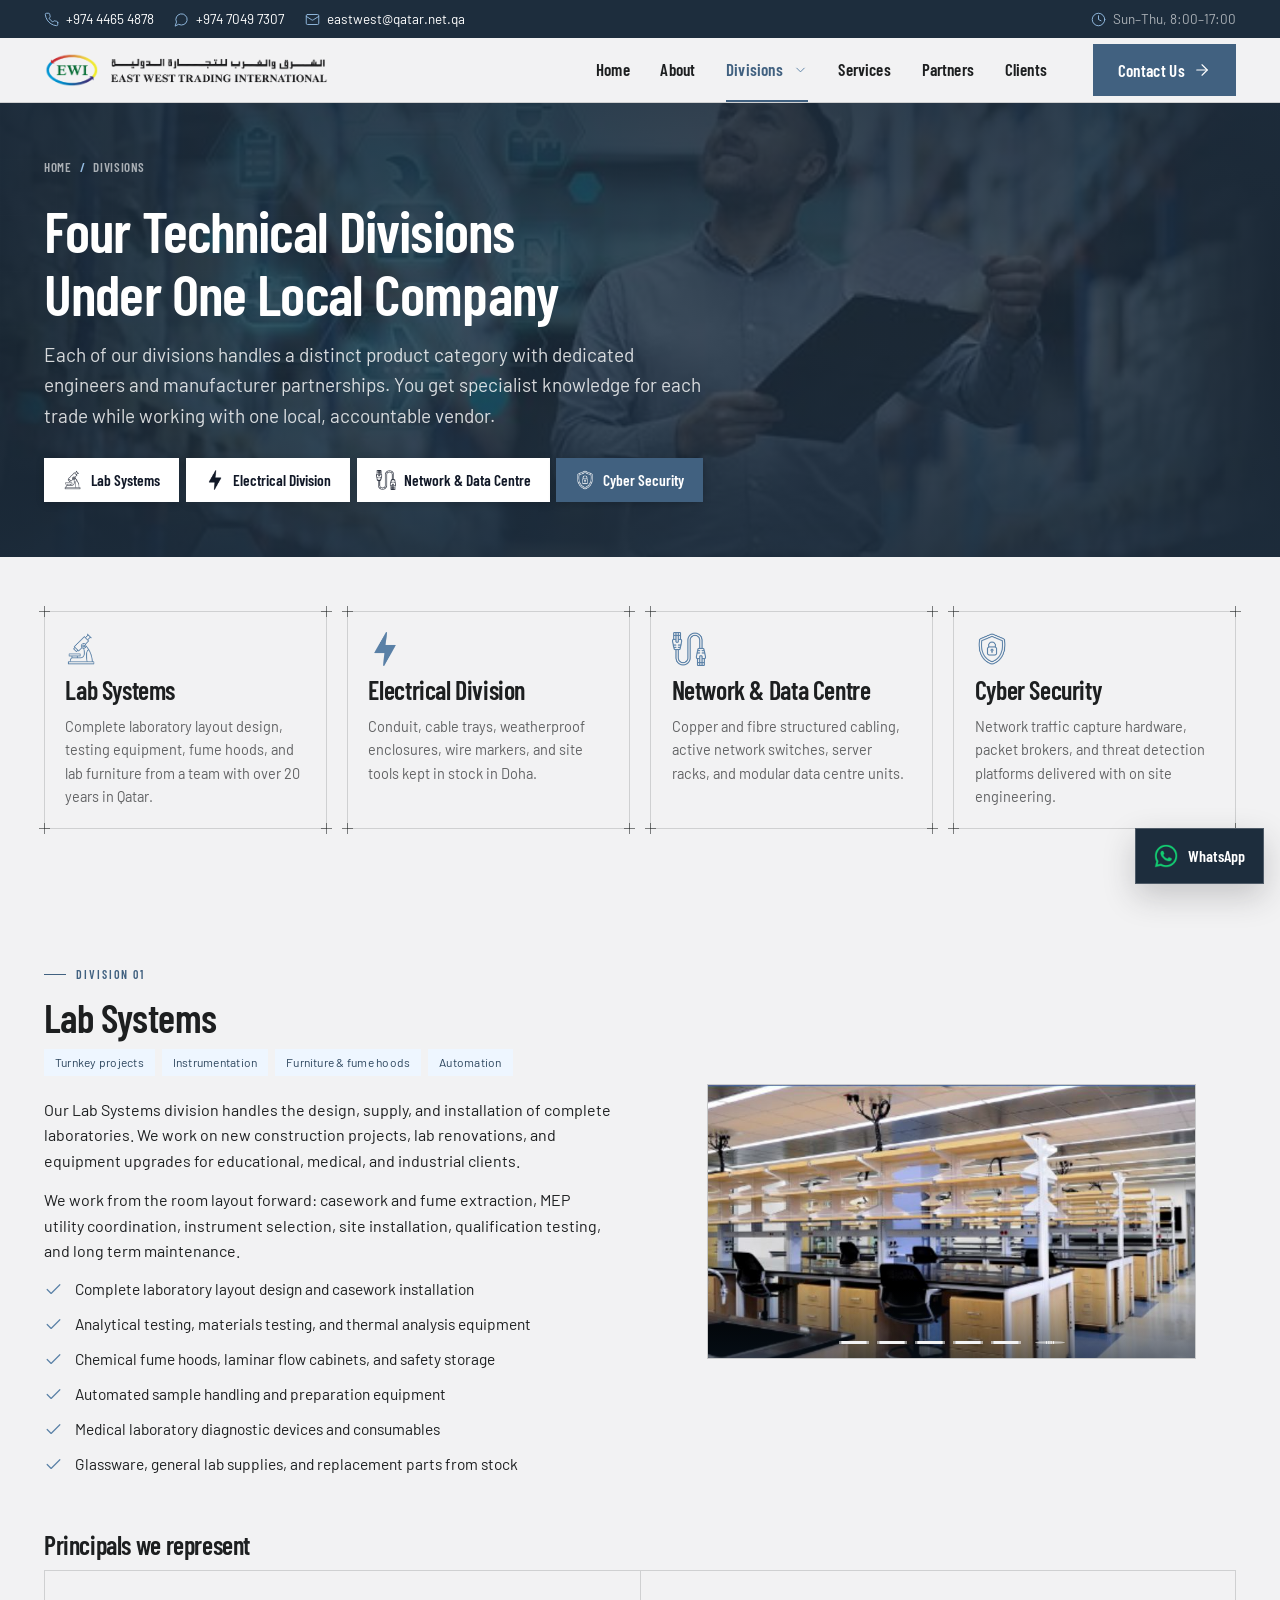
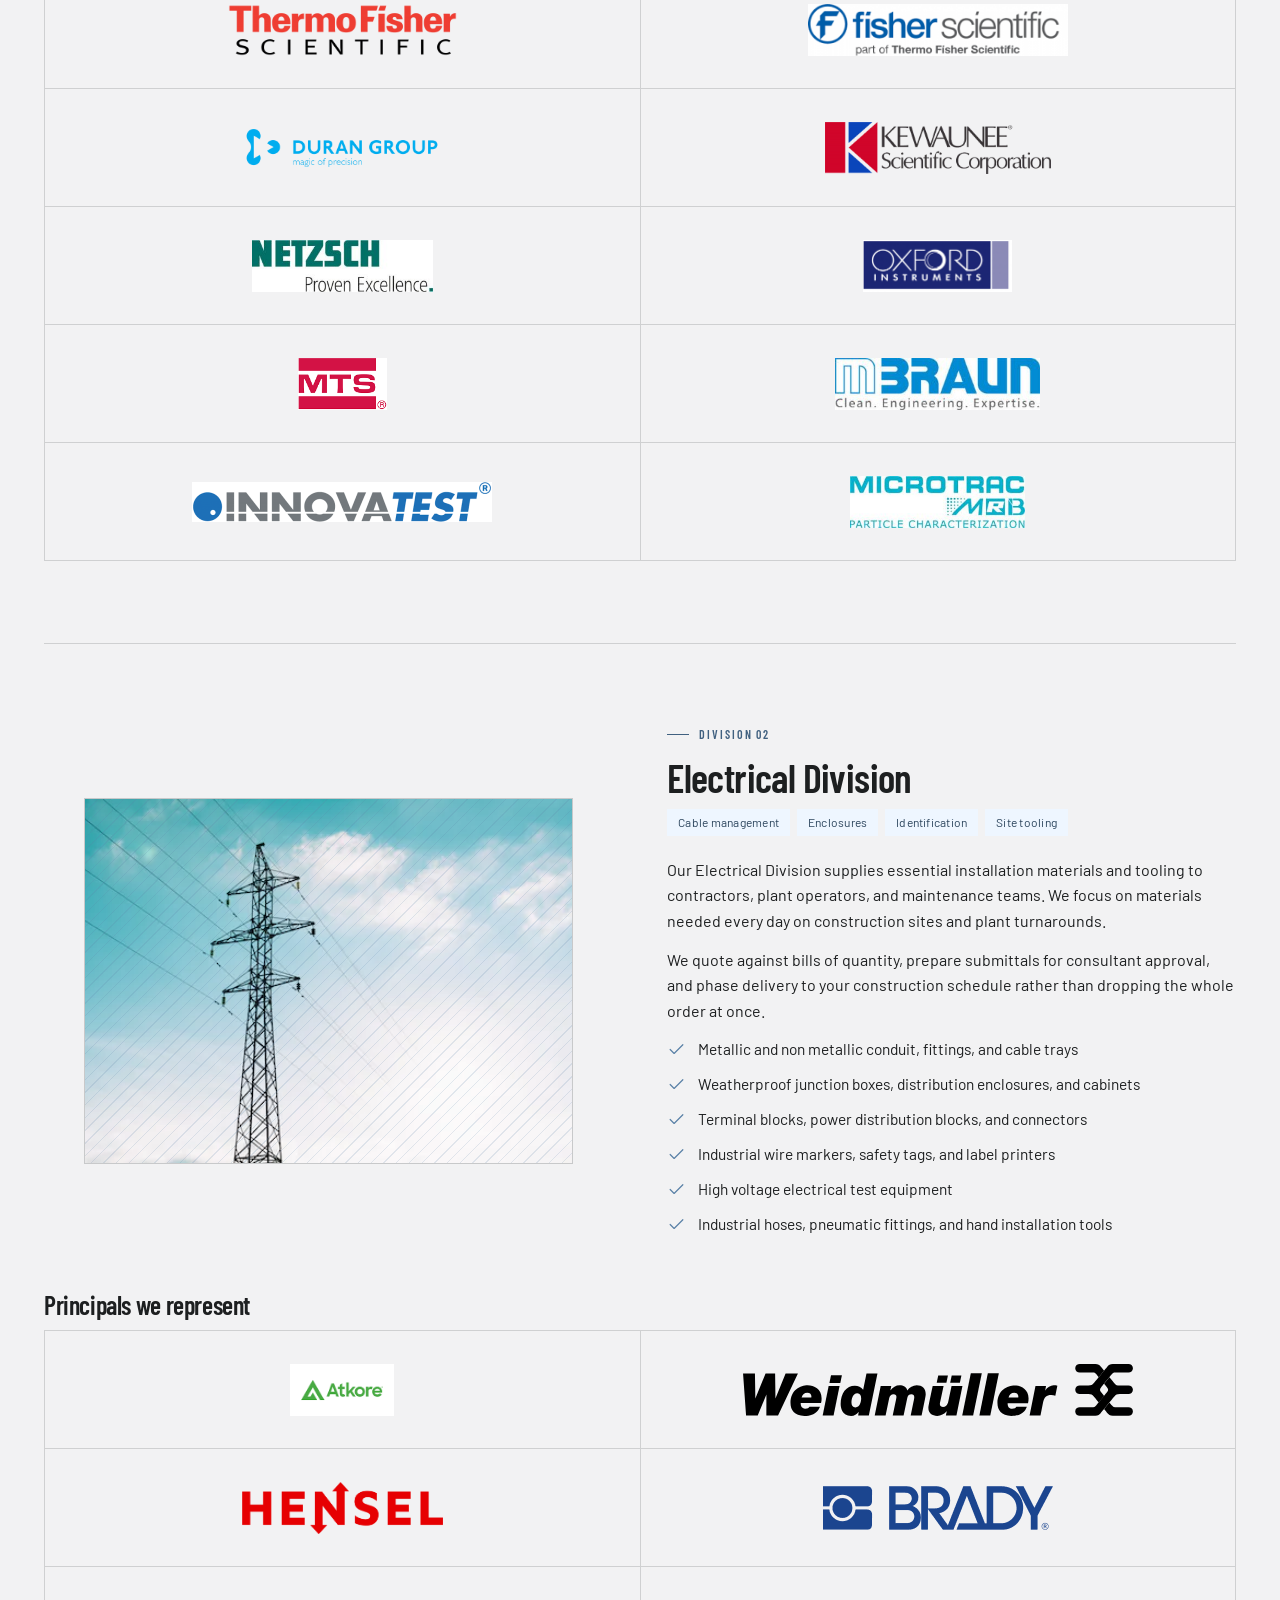
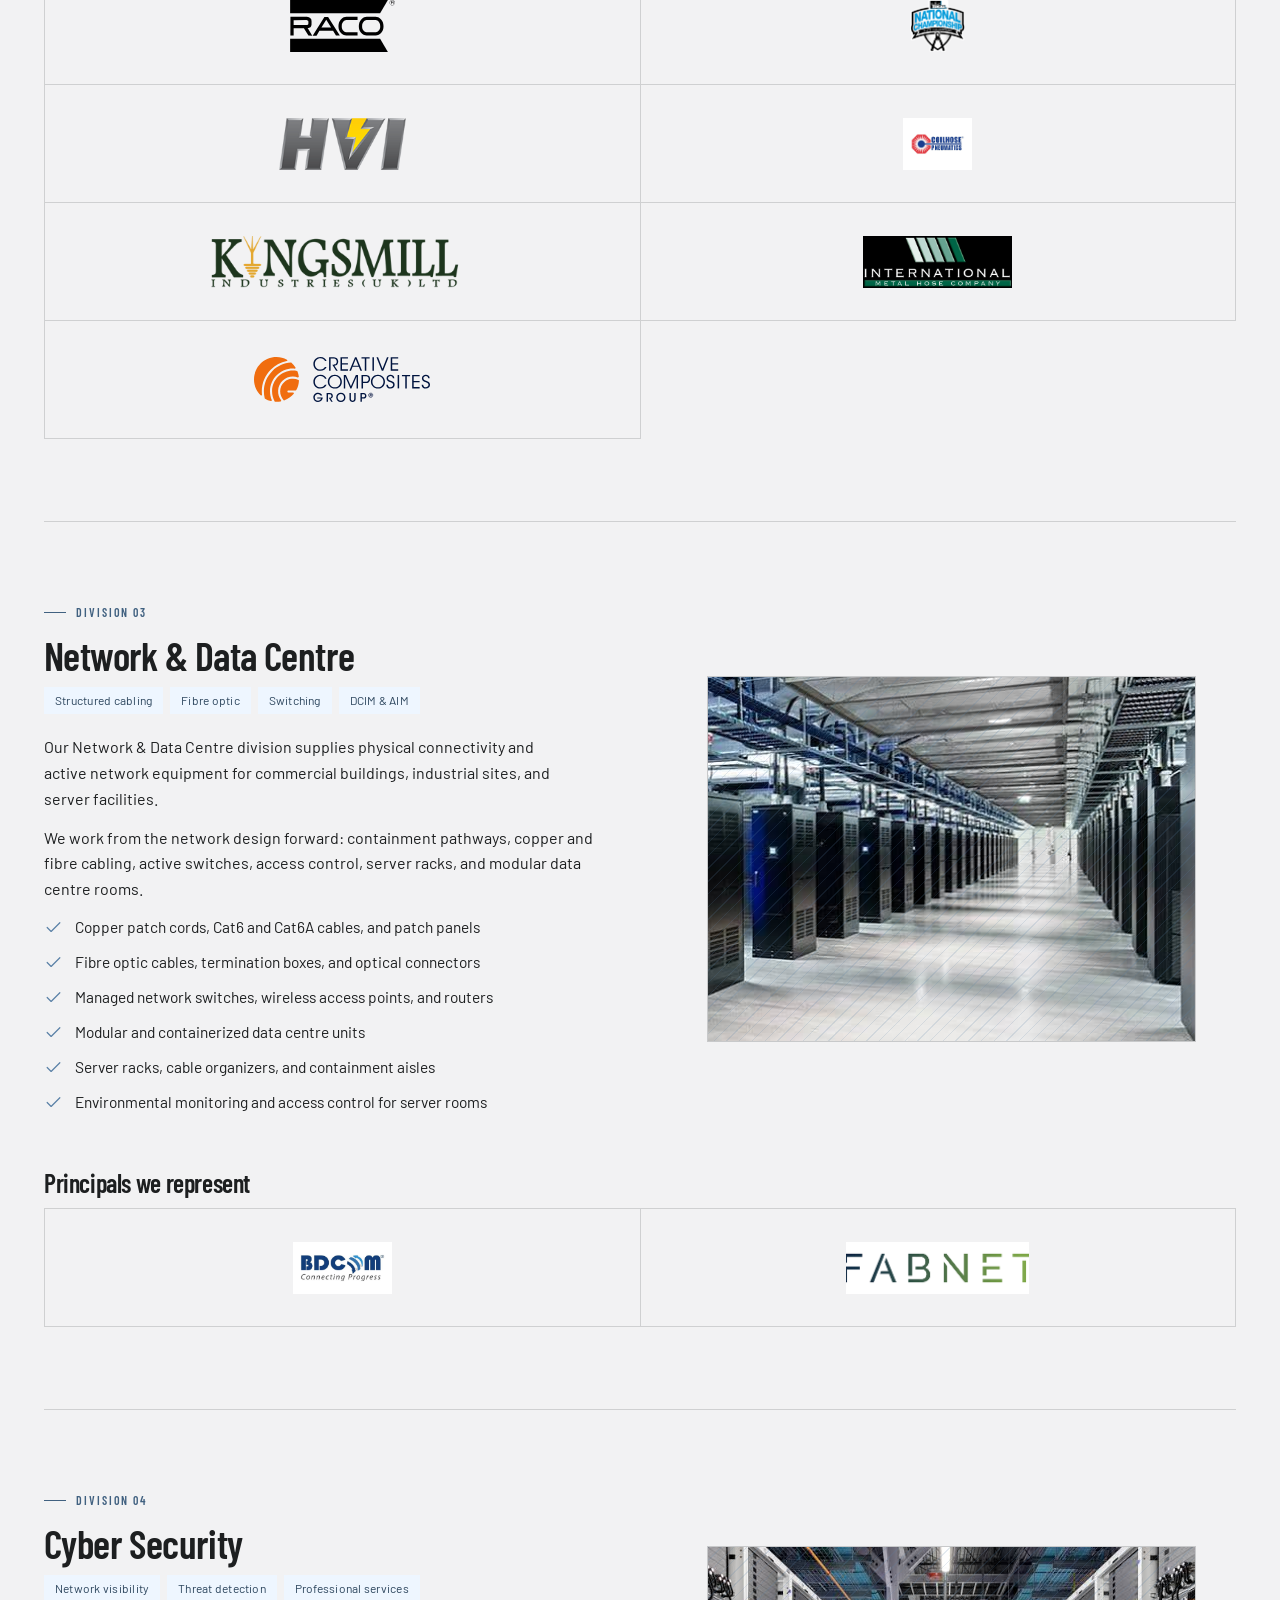
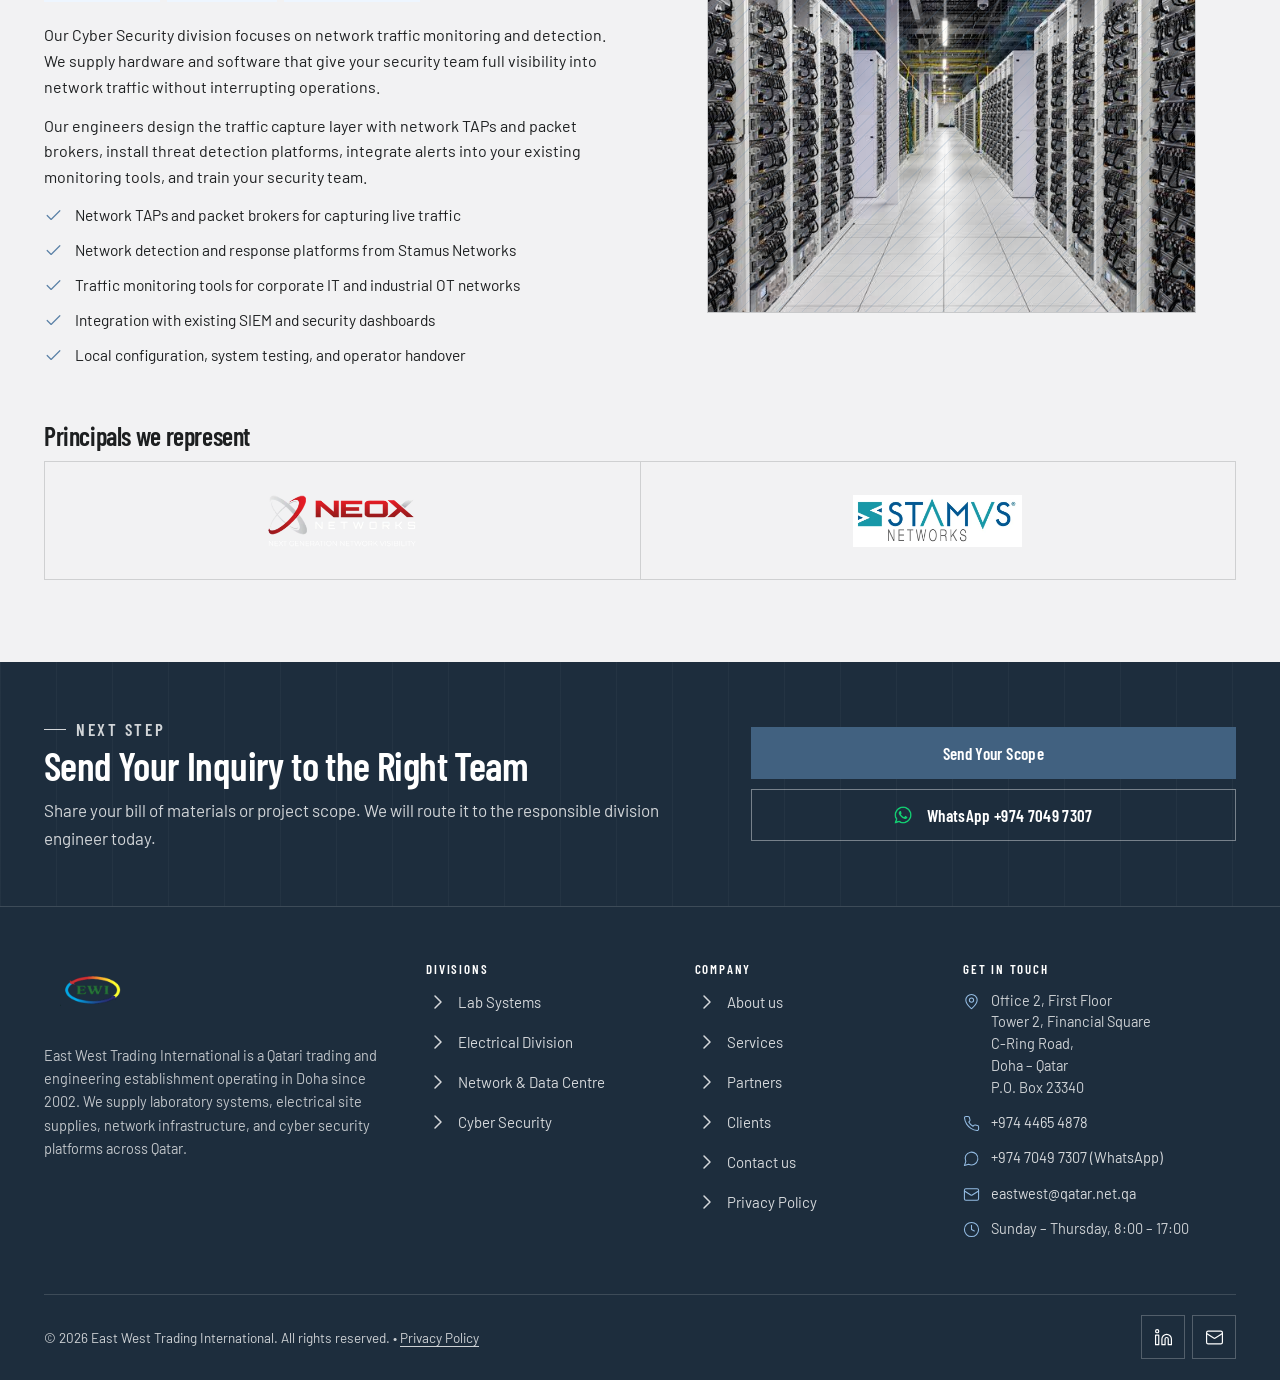
<file: divisions.html>
<!DOCTYPE html>
<html lang="en">
<head>
<meta charset="utf-8">
<meta name="viewport" content="width=device-width, initial-scale=1">
<title>Engineering Divisions — Lab, Electrical, Network & Cyber | EWI Qatar</title>
<meta name="description" content="Explore EWI Qatar four specialized engineering divisions: Lab Systems, Electrical Site Materials, Network &amp; Data Centre Infrastructure, and Cyber Security.">
<link rel="canonical" href="https://www.eastwestint.qa/divisions.html">
<meta name="robots" content="index, follow, max-image-preview:large">
<meta name="geo.region" content="QA-DA">
<meta name="geo.placename" content="Doha">
<meta name="geo.position" content="25.2677;51.5204">
<meta name="ICBM" content="25.2677, 51.5204">

<meta property="og:type" content="website">
<meta property="og:site_name" content="East West Trading International">
<meta property="og:title" content="Engineering Divisions — Lab, Electrical, Network & Cyber | EWI Qatar">
<meta property="og:description" content="Explore EWI Qatar four specialized engineering divisions: Lab Systems, Electrical Site Materials, Network &amp; Data Centre Infrastructure, and Cyber Security.">
<meta property="og:url" content="https://www.eastwestint.qa/divisions.html">
<meta property="og:image" content="https://www.eastwestint.qa/assets/logo.png">
<meta property="og:image:width" content="740">
<meta property="og:image:height" content="90">
<meta property="og:image:alt" content="East West Trading International Logo">
<meta property="og:locale" content="en_US">

<meta name="twitter:card" content="summary_large_image">
<meta name="twitter:title" content="Engineering Divisions — Lab, Electrical, Network & Cyber | EWI Qatar">
<meta name="twitter:description" content="Explore EWI Qatar four specialized engineering divisions: Lab Systems, Electrical Site Materials, Network &amp; Data Centre Infrastructure, and Cyber Security.">
<meta name="twitter:image" content="https://www.eastwestint.qa/assets/logo.png">
<meta name="theme-color" content="#1d2d3d">

<link rel="icon" type="image/png" href="assets/footer-logo-rm-bg.png">
<link rel="apple-touch-icon" href="assets/footer-logo-rm-bg.png">
<link rel="manifest" href="site.webmanifest">

<!-- Core Web Vitals Font Preloads -->
<link rel="preload" href="assets/fonts/barlow-400.woff2" as="font" type="font/woff2" crossorigin>
<link rel="preload" href="assets/fonts/barlow-condensed-600.woff2" as="font" type="font/woff2" crossorigin>

<link rel="stylesheet" href="assets/css/ewi.css?v=20260923.7"> 
<script>document.documentElement.className += ' js';</script> 
<script type="application/ld+json">
[
  {
    "@context": "https://schema.org",
    "@type": "BreadcrumbList",
    "itemListElement": [
      {
        "@type": "ListItem",
        "position": 1,
        "name": "Home",
        "item": "https://www.eastwestint.qa/"
      },
      {
        "@type": "ListItem",
        "position": 2,
        "name": "Divisions",
        "item": "https://www.eastwestint.qa/divisions.html"
      }
    ]
  },
  {
    "@context": "https://schema.org",
    "@type": "CollectionPage",
    "name": "EWI Engineering Divisions",
    "url": "https://www.eastwestint.qa/divisions.html",
    "description": "Comprehensive breakdown of EWI's four operating divisions in Qatar: Lab Systems, Electrical, Network & Data Centre, and Cyber Security.",
    "mainEntity": {
      "@type": ["LocalBusiness", "Corporation"],
      "name": "East West Trading International",
      "legalName": "East West Trading International W.L.L.",
      "alternateName": ["EWI", "EWI Qatar"],
      "url": "https://www.eastwestint.qa/",
      "hasOfferCatalog": {
        "@type": "OfferCatalog",
        "name": "EWI Qatar Operating Divisions",
        "itemListElement": [
          {
            "@type": "OfferCatalog",
            "name": "Lab Systems Division",
            "url": "https://www.eastwestint.qa/divisions.html#lab",
            "description": "Turnkey laboratory fit-outs, scientific instrumentation, casework, fume extraction, and automation."
          },
          {
            "@type": "OfferCatalog",
            "name": "Electrical Division",
            "url": "https://www.eastwestint.qa/divisions.html#electrical",
            "description": "Cable management, industrial enclosures, terminal blocks, site materials, and installation tooling."
          },
          {
            "@type": "OfferCatalog",
            "name": "Network & Data Centre Division",
            "url": "https://www.eastwestint.qa/divisions.html#network",
            "description": "Structured cabling, optical fibre, network switching, and modular data centre infrastructure with BDCOM and FABNET."
          },
          {
            "@type": "OfferCatalog",
            "name": "Cyber Security Division",
            "url": "https://www.eastwestint.qa/divisions.html#cyber",
            "description": "Network visibility, threat detection platforms (NEOX Networks, Stamus Networks) and professional engineering services."
          }
        ]
      }
    }
  }
]
</script>
</head>
<body class="is-loading" data-page="divisions">
<div class="page-loader" role="status" aria-label="Loading page">
  <span class="page-loader-mark" aria-hidden="true"></span>
</div>
<a class="skip" href="#main">Skip to content</a>

<div class="utility">
  <div class="wrap">
    <a href="tel:+97444654878"><i data-lucide="phone"></i>+974 4465 4878</a>
    <a href="https://wa.me/97470497307"><i data-lucide="message-circle"></i>+974 7049 7307</a>
    <a href="mailto:eastwest@qatar.net.qa"><i data-lucide="mail"></i>eastwest@qatar.net.qa</a>
    <span class="u-spacer"></span>
    <span class="u-hours"><i data-lucide="clock"></i>Sun&ndash;Thu, 8:00&ndash;17:00</span>
  </div>
</div>

<header class="site-header">
  <div class="wrap">
    <a class="brand" href="index.html" aria-label="East West Trading International — home">
      <img src="assets/logo_transparent_upscaled.png" alt="East West Trading International" width="754" height="90">
    </a>

    <button class="nav-toggle" type="button" aria-expanded="false" aria-controls="primary-nav" aria-label="Menu">
      <span></span><span></span><span></span><i data-lucide="x" aria-hidden="true"></i>
    </button>

    <nav class="nav" id="primary-nav" aria-label="Primary">
      <ul class="nav-list">
        <li class="nav-home"><a href="index.html">Home</a></li>
        <li class="nav-about"><a href="about.html">About</a></li>
        <li class="nav-divisions">
          <a class="sub-toggle" href="divisions.html" aria-expanded="false">Divisions <i data-lucide="chevron-down"></i></a>
          <div class="subnav">
            <div>
              <a href="divisions.html#lab">
                <strong>Lab Systems</strong>
                <small>Turnkey laboratories, scientific instrumentation, furniture and automation.</small>
              </a>
              <a href="divisions.html#electrical">
                <strong>Electrical Division</strong>
                <small>Cable management, enclosures, tools and site materials for major projects.</small>
              </a>
              <a href="divisions.html#network">
                <strong>Network &amp; Data Centre</strong>
                <small>Structured cabling, fibre, switching and modular data centre infrastructure.</small>
              </a>
              <a href="divisions.html#cyber">
                <strong>Cyber Security</strong>
                <small>Network visibility and threat detection with NEOX and Stamus Networks.</small>
              </a>
            </div>
          </div>
        </li>
        <li class="nav-services"><a href="services.html">Services</a></li>
        <li class="nav-partners"><a href="partners.html">Partners</a></li>
        <li class="nav-clients"><a href="clients.html">Clients</a></li>
      </ul>
      <div class="nav-cta">
        <a class="btn btn-primary btn-block" href="contact.html">Contact Us</a>
      </div>
    </nav>

    <a class="btn btn-primary header-cta" href="contact.html">
      Contact Us <i data-lucide="arrow-right"></i>
    </a>
  </div>
</header>

<main id="main">

<section class="page-hero on-dark has-bg" style="background-image:url('assets/placeholders/background/supply.jpg')">
  <div class="wrap">
    <nav class="breadcrumb" aria-label="Breadcrumb">
      <a href="index.html">Home</a><span>/</span>Divisions
    </nav>
    <h1>Four Technical Divisions Under One Local Company</h1>
    <p>Each of our divisions handles a distinct product category with dedicated engineers and manufacturer partnerships. You get specialist knowledge for each trade while working with one local, accountable vendor.</p>
    <div class="anchors">
      <a href="#lab"><i class="icon-lab"></i>Lab Systems</a>
      <a href="#electrical"><i class="icon-electrical"></i>Electrical Division</a>
      <a href="#network"><i class="icon-network"></i>Network &amp; Data Centre</a>
      <a href="#cyber"><i class="icon-cybersecurity"></i>Cyber Security</a>
    </div>
  </div>
</section>

<section class="section section--tight">
  <div class="wrap">
    <h2 class="sr-only">Divisions Overview</h2>
    <div class="grid grid-4">
      <a class="card blueprint reveal" href="#lab">
        <i class="corner tl"></i><i class="corner tr"></i><i class="corner bl"></i><i class="corner br"></i>
        <i class="card-icon icon-lab"></i>
        <h3>Lab Systems</h3>
        <p>Complete laboratory layout design, testing equipment, fume hoods, and lab furniture from a team with over 20 years in Qatar.</p>
      </a>
      <a class="card blueprint reveal" href="#electrical">
        <i class="corner tl"></i><i class="corner tr"></i><i class="corner bl"></i><i class="corner br"></i>
        <i class="card-icon icon-electrical"></i>
        <h3>Electrical Division</h3>
        <p>Conduit, cable trays, weatherproof enclosures, wire markers, and site tools kept in stock in Doha.</p>
      </a>
      <a class="card blueprint reveal" href="#network">
        <i class="corner tl"></i><i class="corner tr"></i><i class="corner bl"></i><i class="corner br"></i>
        <i class="card-icon icon-network"></i>
        <h3>Network &amp; Data Centre</h3>
        <p>Copper and fibre structured cabling, active network switches, server racks, and modular data centre units.</p>
      </a>
      <a class="card blueprint reveal" href="#cyber">
        <i class="corner tl"></i><i class="corner tr"></i><i class="corner bl"></i><i class="corner br"></i>
        <i class="card-icon icon-cybersecurity"></i>
        <h3>Cyber Security</h3>
        <p>Network traffic capture hardware, packet brokers, and threat detection platforms delivered with on site engineering.</p>
      </a>
    </div>
  </div>
</section>

<div class="wrap">
  <section class="division" id="lab">
    <div class="split">
      <div class="reveal">
        <p class="kicker">Division 01</p>
        <h2>Lab Systems</h2>
        <div class="division-meta">
          <span class="tag">Turnkey projects</span>
          <span class="tag">Instrumentation</span>
          <span class="tag">Furniture &amp; fume hoods</span>
          <span class="tag">Automation</span>
        </div>
        <p>Our Lab Systems division handles the design, supply, and installation of complete laboratories. We work on new construction projects, lab renovations, and equipment upgrades for educational, medical, and industrial clients.</p>
        <p>We work from the room layout forward: casework and fume extraction, MEP utility coordination, instrument selection, site installation, qualification testing, and long term maintenance.</p>
        <ul class="checks">
          <li><i data-lucide="check"></i><span>Complete laboratory layout design and casework installation</span></li>
          <li><i data-lucide="check"></i><span>Analytical testing, materials testing, and thermal analysis equipment</span></li>
          <li><i data-lucide="check"></i><span>Chemical fume hoods, laminar flow cabinets, and safety storage</span></li>
          <li><i data-lucide="check"></i><span>Automated sample handling and preparation equipment</span></li>
          <li><i data-lucide="check"></i><span>Medical laboratory diagnostic devices and consumables</span></li>
          <li><i data-lucide="check"></i><span>Glassware, general lab supplies, and replacement parts from stock</span></li>
        </ul>
      </div>
      <figure class="figure figure--wide lab-slider blueprint reveal" data-slider data-interval="5000" aria-label="Laboratory systems projects">
        <div class="lab-slides">
          <img class="lab-slide is-active" src="assets/slides/lab/Capture5.jpg" alt="Laboratory bench and fume hood installation" width="815" height="401">
          <img class="lab-slide" src="assets/slides/lab/Capture6.jpg" alt="Laboratory casework with fume hood and worktops" width="815" height="401" loading="lazy">
          <img class="lab-slide" src="assets/slides/lab/Capture7.jpg" alt="Laboratory bench run with overhead shelving" width="815" height="401" loading="lazy">
          <img class="lab-slide" src="assets/slides/lab/Capture8.jpg" alt="Laboratory storage cabinetry and worktop" width="815" height="401" loading="lazy">
          <img class="lab-slide" src="assets/slides/lab/Capture9.jpg" alt="Laboratory bench and seating layout" width="815" height="401" loading="lazy">
        </div>
        <div class="slider-dots" aria-label="Laboratory project slides"></div>
      </figure>
    </div>

    <h3 style="margin-top:var(--space-16)">Principals we represent</h3>
    <div class="logo-grid reveal">
      <span class="logo-cell"><img src="assets/logos/partners/lab/thermo-fisher.png" alt="Thermo Fisher Scientific" width="190" height="96" loading="lazy"></span>
      <span class="logo-cell"><img src="assets/logos/partners/lab/fisher-scientific.png" alt="Fisher Scientific" width="190" height="96" loading="lazy"></span>
      <span class="logo-cell"><img src="assets/logos/partners/lab/duran.png" alt="DURAN Group" width="190" height="96" loading="lazy"></span>
      <span class="logo-cell"><img src="assets/logos/partners/lab/kewaunee.png" alt="Kewaunee Scientific" width="190" height="96" loading="lazy"></span>
      <span class="logo-cell"><img src="assets/logos/partners/lab/netzsch.jpg" alt="NETZSCH" width="190" height="96" loading="lazy"></span>
      <span class="logo-cell"><img src="assets/logos/partners/lab/oxford-instruments.png" alt="Oxford Instruments" width="190" height="96" loading="lazy"></span>
      <span class="logo-cell"><img src="assets/logos/partners/lab/mts-systems.png" alt="MTS Systems" width="190" height="96" loading="lazy"></span>
      <span class="logo-cell"><img src="assets/logos/partners/lab/mbraun.jpg" alt="MBRAUN" width="190" height="96" loading="lazy"></span>
      <span class="logo-cell"><img src="assets/logos/partners/lab/innovatest.png" alt="INNOVATEST" width="190" height="96" loading="lazy"></span>
      <span class="logo-cell"><img src="assets/logos/partners/lab/mirotrac.jpg" alt="Mirotrac MRB" width="190" height="96" loading="lazy"></span>
    </div>
  </section>

  <section class="division" id="electrical">
    <div class="split split--reverse">
      <div class="reveal">
        <p class="kicker">Division 02</p>
        <h2>Electrical Division</h2>
        <div class="division-meta">
          <span class="tag">Cable management</span>
          <span class="tag">Enclosures</span>
          <span class="tag">Identification</span>
          <span class="tag">Site tooling</span>
        </div>
        <p>Our Electrical Division supplies essential installation materials and tooling to contractors, plant operators, and maintenance teams. We focus on materials needed every day on construction sites and plant turnarounds.</p>
        <p>We quote against bills of quantity, prepare submittals for consultant approval, and phase delivery to your construction schedule rather than dropping the whole order at once.</p>
        <ul class="checks">
          <li><i data-lucide="check"></i><span>Metallic and non metallic conduit, fittings, and cable trays</span></li>
          <li><i data-lucide="check"></i><span>Weatherproof junction boxes, distribution enclosures, and cabinets</span></li>
          <li><i data-lucide="check"></i><span>Terminal blocks, power distribution blocks, and connectors</span></li>
          <li><i data-lucide="check"></i><span>Industrial wire markers, safety tags, and label printers</span></li>
          <li><i data-lucide="check"></i><span>High voltage electrical test equipment</span></li>
          <li><i data-lucide="check"></i><span>Industrial hoses, pneumatic fittings, and hand installation tools</span></li>
        </ul>
      </div>
      <figure class="figure blueprint reveal">
        <i class="corner tl"></i><i class="corner tr"></i><i class="corner bl"></i><i class="corner br"></i>
        <img src="assets/electrical-placeholder.png" alt="EWI Electrical site supplies, industrial enclosures, and cable management in Qatar" width="500" height="333" loading="lazy">
      </figure>
    </div>

    <h3 style="margin-top:var(--space-16)">Principals we represent</h3>
    <div class="logo-grid reveal">
      <span class="logo-cell"><img src="assets/logos/partners/electrical/atkore.png" alt="Atkore" width="190" height="96" loading="lazy"></span>
      <span class="logo-cell"><img src="assets/logos/partners/electrical/weidmuller.svg" alt="Weidm&uuml;ller" width="190" height="96" loading="lazy"></span>
      <span class="logo-cell"><img src="assets/logos/partners/electrical/hensel.png" alt="Hensel" width="190" height="96" loading="lazy"></span>
      <span class="logo-cell"><img src="assets/logos/partners/electrical/brady.png" alt="Brady" width="190" height="96" loading="lazy"></span>
      <span class="logo-cell"><img src="assets/logos/partners/electrical/hubbell-raco.svg" alt="Hubbell RACO" width="190" height="96" loading="lazy"></span>
      <span class="logo-cell"><img src="assets/logos/partners/electrical/ideal.png" alt="IDEAL Industries" width="190" height="96" loading="lazy"></span>
      <span class="logo-cell"><img src="assets/logos/partners/electrical/high-voltage.png" alt="High Voltage Inc." width="190" height="96" loading="lazy"></span>
      <span class="logo-cell"><img src="assets/logos/partners/electrical/coilhose.png" alt="Coilhose Pneumatics" width="190" height="96" loading="lazy"></span>
      <span class="logo-cell"><img src="assets/logos/partners/electrical/kingsmill.png" alt="Kingsmill Industries" width="190" height="96" loading="lazy"></span>
      <span class="logo-cell"><img src="assets/logos/partners/electrical/metal-hose.jpg" alt="International Metal Hose" width="190" height="96" loading="lazy"></span>
      <span class="logo-cell"><img src="assets/logos/partners/electrical/creative-composites.svg" alt="Creative Composites Group" width="190" height="96" loading="lazy"></span>
    </div>
  </section>

  <section class="division" id="network">
    <div class="split">
      <div class="reveal">
        <p class="kicker">Division 03</p>
        <h2>Network &amp; Data Centre</h2>
        <div class="division-meta">
          <span class="tag">Structured cabling</span>
          <span class="tag">Fibre optic</span>
          <span class="tag">Switching</span>
          <span class="tag">DCIM &amp; AIM</span>
        </div>
        <p>Our Network &amp; Data Centre division supplies physical connectivity and active network equipment for commercial buildings, industrial sites, and server facilities.</p>
        <p>We work from the network design forward: containment pathways, copper and fibre cabling, active switches, access control, server racks, and modular data centre rooms.</p>
        <ul class="checks">
          <li><i data-lucide="check"></i><span>Copper patch cords, Cat6 and Cat6A cables, and patch panels</span></li>
          <li><i data-lucide="check"></i><span>Fibre optic cables, termination boxes, and optical connectors</span></li>
          <li><i data-lucide="check"></i><span>Managed network switches, wireless access points, and routers</span></li>
          <li><i data-lucide="check"></i><span>Modular and containerized data centre units</span></li>
          <li><i data-lucide="check"></i><span>Server racks, cable organizers, and containment aisles</span></li>
          <li><i data-lucide="check"></i><span>Environmental monitoring and access control for server rooms</span></li>
        </ul>
      </div>
      <figure class="figure blueprint reveal">
        <i class="corner tl"></i><i class="corner tr"></i><i class="corner bl"></i><i class="corner br"></i>
        <img src="assets/placeholders/data-centre.jpg" alt="Modular data centre and structured cabling infrastructure" width="550" height="360" loading="lazy">
      </figure>
    </div>

    <h3 style="margin-top:var(--space-16)">Principals we represent</h3>
    <div class="logo-grid reveal">
      <span class="logo-cell"><img src="assets/logos/partners/network/bdcom.png" alt="BDCOM" width="190" height="96" loading="lazy"></span>
      <span class="logo-cell"><img src="assets/logos/partners/network/fabnet.png" alt="FABNET" width="190" height="96" loading="lazy"></span>
    </div>
  </section>

  <section class="division" id="cyber">
    <div class="split">
      <div class="reveal">
        <p class="kicker">Division 04</p>
        <h2>Cyber Security</h2>
        <div class="division-meta">
          <span class="tag">Network visibility</span>
          <span class="tag">Threat detection</span>
          <span class="tag">Professional services</span>
        </div>
        <p>Our Cyber Security division focuses on network traffic monitoring and detection. We supply hardware and software that give your security team full visibility into network traffic without interrupting operations.</p>
        <p>Our engineers design the traffic capture layer with network TAPs and packet brokers, install threat detection platforms, integrate alerts into your existing monitoring tools, and train your security team.</p>
        <ul class="checks">
          <li><i data-lucide="check"></i><span>Network TAPs and packet brokers for capturing live traffic</span></li>
          <li><i data-lucide="check"></i><span>Network detection and response platforms from Stamus Networks</span></li>
          <li><i data-lucide="check"></i><span>Traffic monitoring tools for corporate IT and industrial OT networks</span></li>
          <li><i data-lucide="check"></i><span>Integration with existing SIEM and security dashboards</span></li>
          <li><i data-lucide="check"></i><span>Local configuration, system testing, and operator handover</span></li>
        </ul>
      </div>
      <figure class="figure blueprint reveal">
        <i class="corner tl"></i><i class="corner tr"></i><i class="corner bl"></i><i class="corner br"></i>
        <img src="assets/cybersecurity-placeholder.jpg" alt="Cyber security network visibility and threat detection platform deployment" width="678" height="452" loading="lazy">
      </figure>
    </div>

    <h3 style="margin-top:var(--space-16)">Principals we represent</h3>
    <div class="logo-grid reveal">
      <span class="logo-cell"><img src="assets/logos/partners/cyber/neox-networks.webp" alt="NEOX Networks" width="190" height="96" loading="lazy"></span>
      <span class="logo-cell"><img src="assets/logos/partners/cyber/stamus-networks.webp" alt="Stamus Networks" width="190" height="96" loading="lazy"></span>
    </div>
  </section>
</div>

<section class="cta on-dark">
  <div class="wrap">
    <div class="reveal">
      <p class="kicker">Next step</p>
      <h2>Send Your Inquiry to the Right Team</h2>
      <p>Share your bill of materials or project scope. We will route it to the responsible division engineer today.</p>
    </div>
    <div class="cta-actions reveal">
      <a class="btn btn-primary btn-block" href="mailto:eastwest@qatar.net.qa?subject=Division%20enquiry">Send Your Scope</a>
      <a class="btn btn-secondary btn-block" href="https://wa.me/97470497307"><img src="assets/icons/whatsapp.png" alt="" class="btn-wa-icon" width="18" height="18" aria-hidden="true">WhatsApp +974 7049 7307</a>
    </div>
  </div>
</section>

</main>

<footer class="site-footer" id="contact">
  <div class="wrap">
    <div class="footer-grid">
      <div>
        <span class="footer-logo"><img src="assets/footer-logo-rm-bg.png" alt="East West Trading International" width="740" height="90"></span>
        <p>East West Trading International is a Qatari trading and engineering establishment operating in Doha since 2002. We supply laboratory systems, electrical site supplies, network infrastructure, and cyber security platforms across Qatar.</p>
      </div>

      <div>
        <h3>Divisions</h3>
        <ul class="footer-links">
          <li><a href="divisions.html#lab"><i data-lucide="chevron-right"></i>Lab Systems</a></li>
          <li><a href="divisions.html#electrical"><i data-lucide="chevron-right"></i>Electrical Division</a></li>
          <li><a href="divisions.html#network"><i data-lucide="chevron-right"></i>Network &amp; Data Centre</a></li>
          <li><a href="divisions.html#cyber"><i data-lucide="chevron-right"></i>Cyber Security</a></li>
        </ul>
      </div>

        <div>
          <h3>Company</h3>
          <ul class="footer-links">
            <li><a href="about.html"><i data-lucide="chevron-right"></i>About us</a></li>
            <li><a href="services.html"><i data-lucide="chevron-right"></i>Services</a></li>
            <li><a href="partners.html"><i data-lucide="chevron-right"></i>Partners</a></li>
            <li><a href="clients.html"><i data-lucide="chevron-right"></i>Clients</a></li>
            <li><a href="contact.html"><i data-lucide="chevron-right"></i>Contact us</a></li>
            <li><a href="privacy.html"><i data-lucide="chevron-right"></i>Privacy Policy</a></li>
          </ul>
        </div>

        <div>
          <h3>Get in touch</h3>
          <ul class="footer-contact">
            <li><i data-lucide="map-pin"></i><span>Office 2, First Floor<br>Tower 2, Financial Square<br>C-Ring Road,<br>Doha &ndash; Qatar<br>P.O. Box 23340</span></li>
            <li><i data-lucide="phone"></i><a href="tel:+97444654878">+974 4465 4878</a></li>
            <li><i data-lucide="message-circle"></i><a href="https://wa.me/97470497307">+974 7049 7307 (WhatsApp)</a></li>
            <li><i data-lucide="mail"></i><a href="mailto:eastwest@qatar.net.qa">eastwest@qatar.net.qa</a></li>
            <li><i data-lucide="clock"></i><span>Sunday &ndash; Thursday, 8:00 &ndash; 17:00</span></li>
          </ul>
        </div>
      </div>

      <div class="footer-bottom">
        <span>&copy; <span data-year>2026</span> East West Trading International. All rights reserved. &bull; <a href="privacy.html" style="color:inherit; text-decoration:underline;">Privacy Policy</a></span>
        <div class="social">
          <a href="https://www.linkedin.com/company/eastwest-trading-int-l/" aria-label="EWI on LinkedIn"><i data-lucide="linkedin"></i></a>
          <a href="mailto:eastwest@qatar.net.qa" aria-label="Email EWI"><i data-lucide="mail"></i></a>
        </div>
      </div>
    </div>
  </footer>

  <a class="back-to-top" href="#main" aria-label="Back to top">
    <img src="assets/icons/top.png" alt="" class="top-icon" width="16" height="16" aria-hidden="true">
  </a>

  <a class="wa-float" href="https://wa.me/97470497307" aria-label="Chat with EWI on WhatsApp">
    <img src="assets/icons/whatsapp.png" alt="WhatsApp" class="wa-icon" width="24" height="24" aria-hidden="true"><span>WhatsApp</span>
  </a>

  <script src="assets/js/lucide.min.js"></script>
  <script src="assets/js/ewi.js?v=20260923.7"></script>
</body>
</html>
</file>
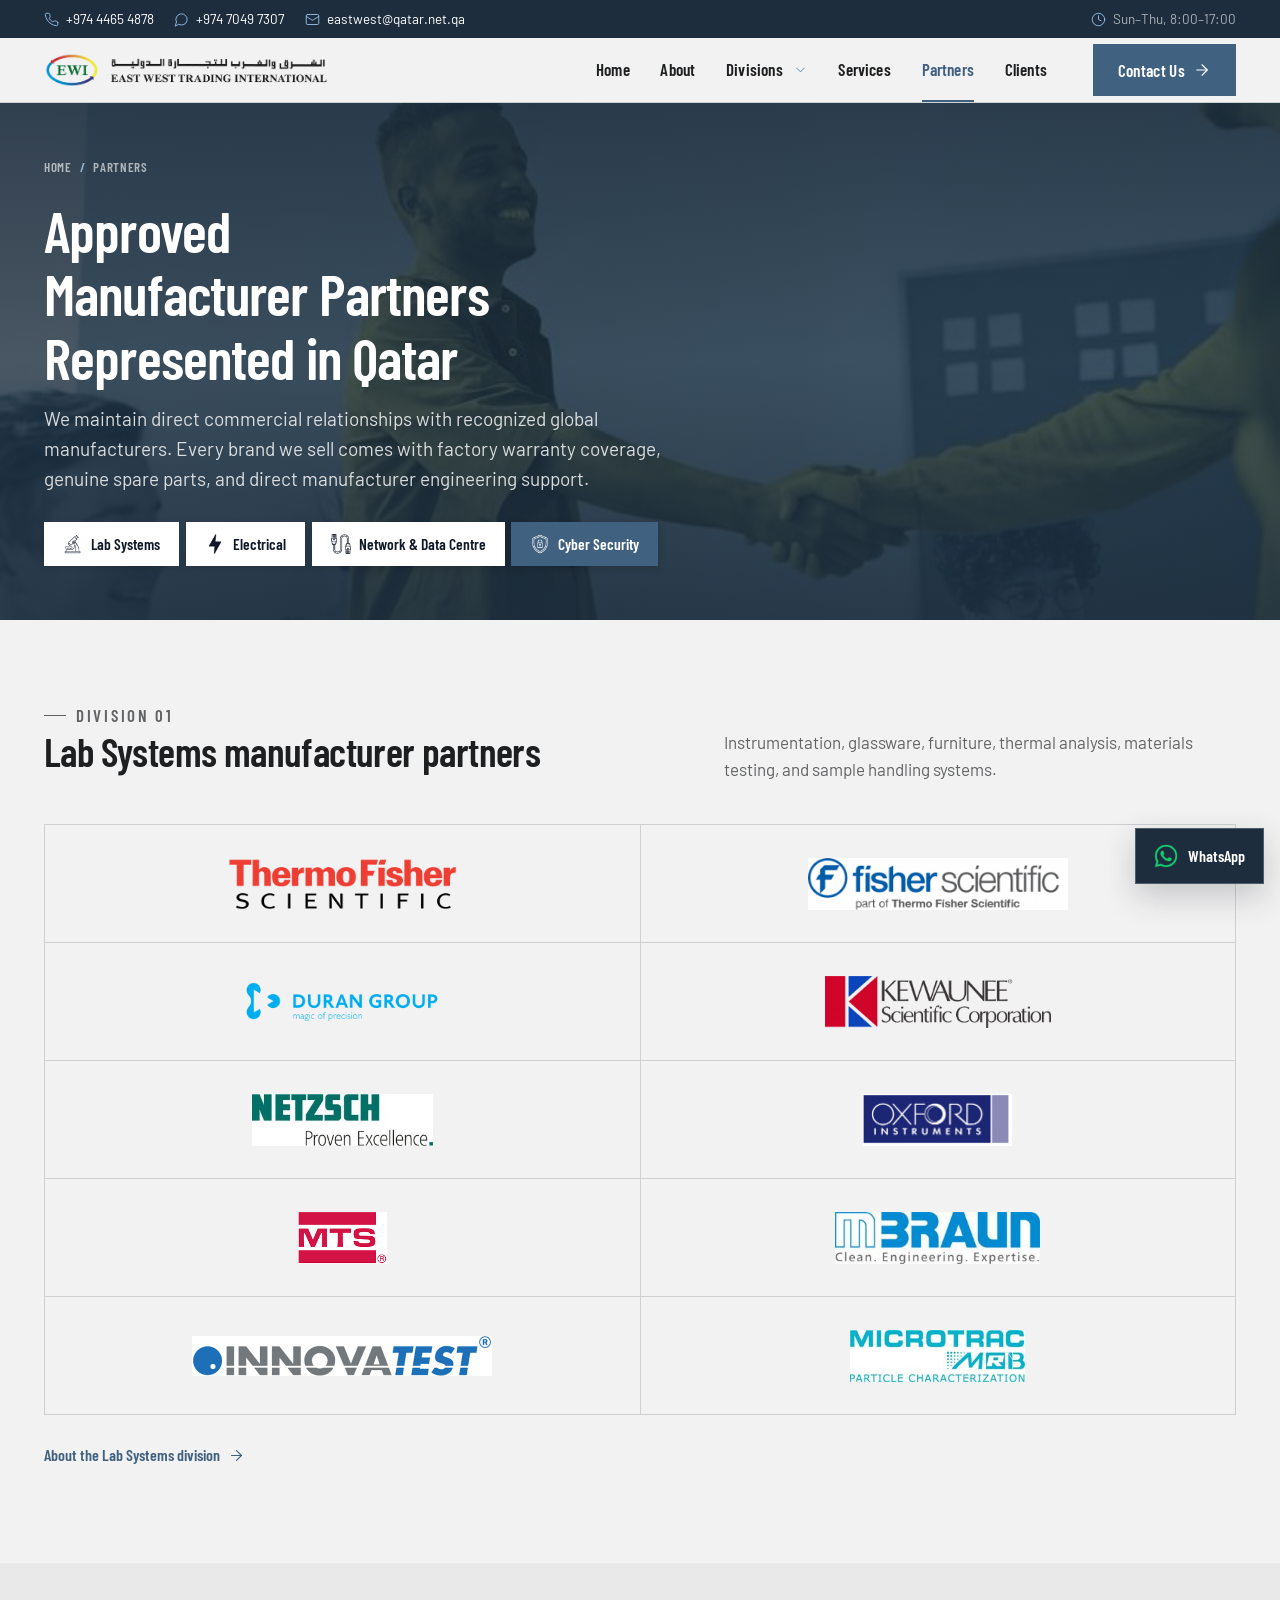
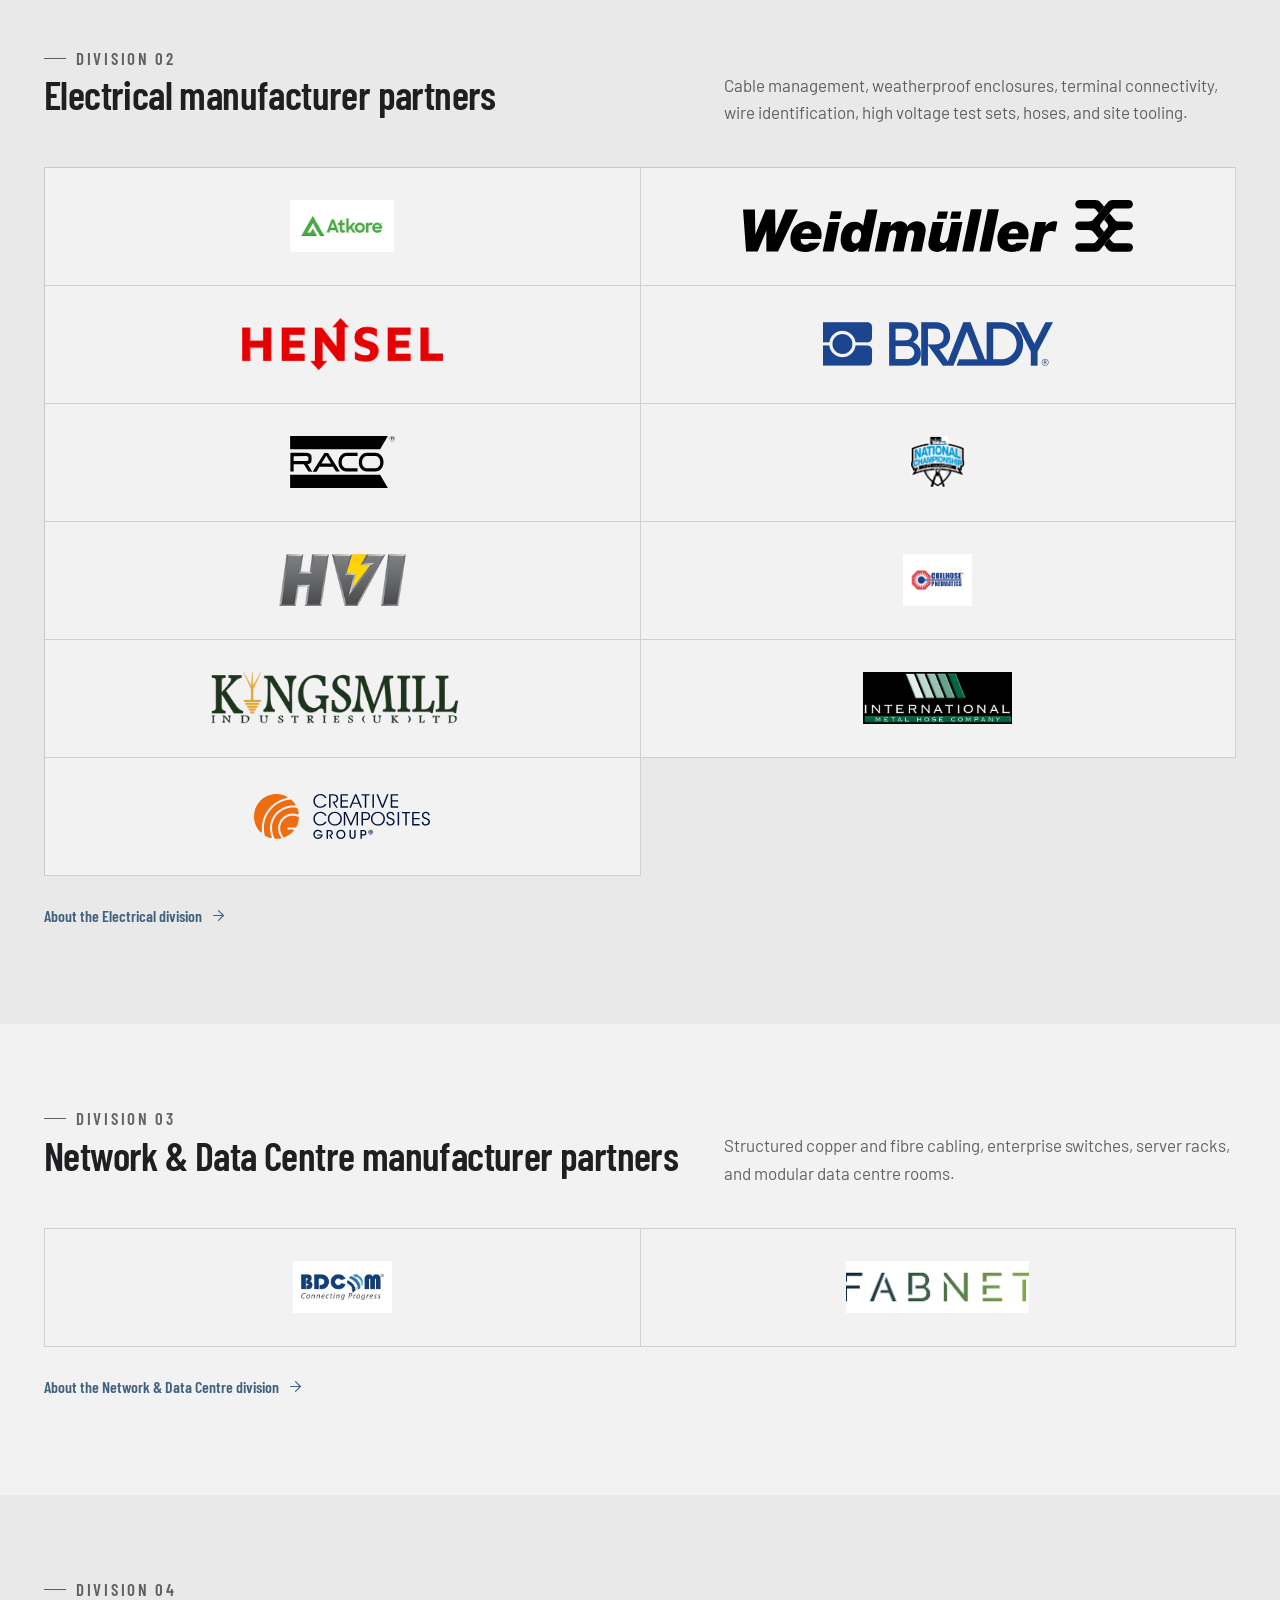
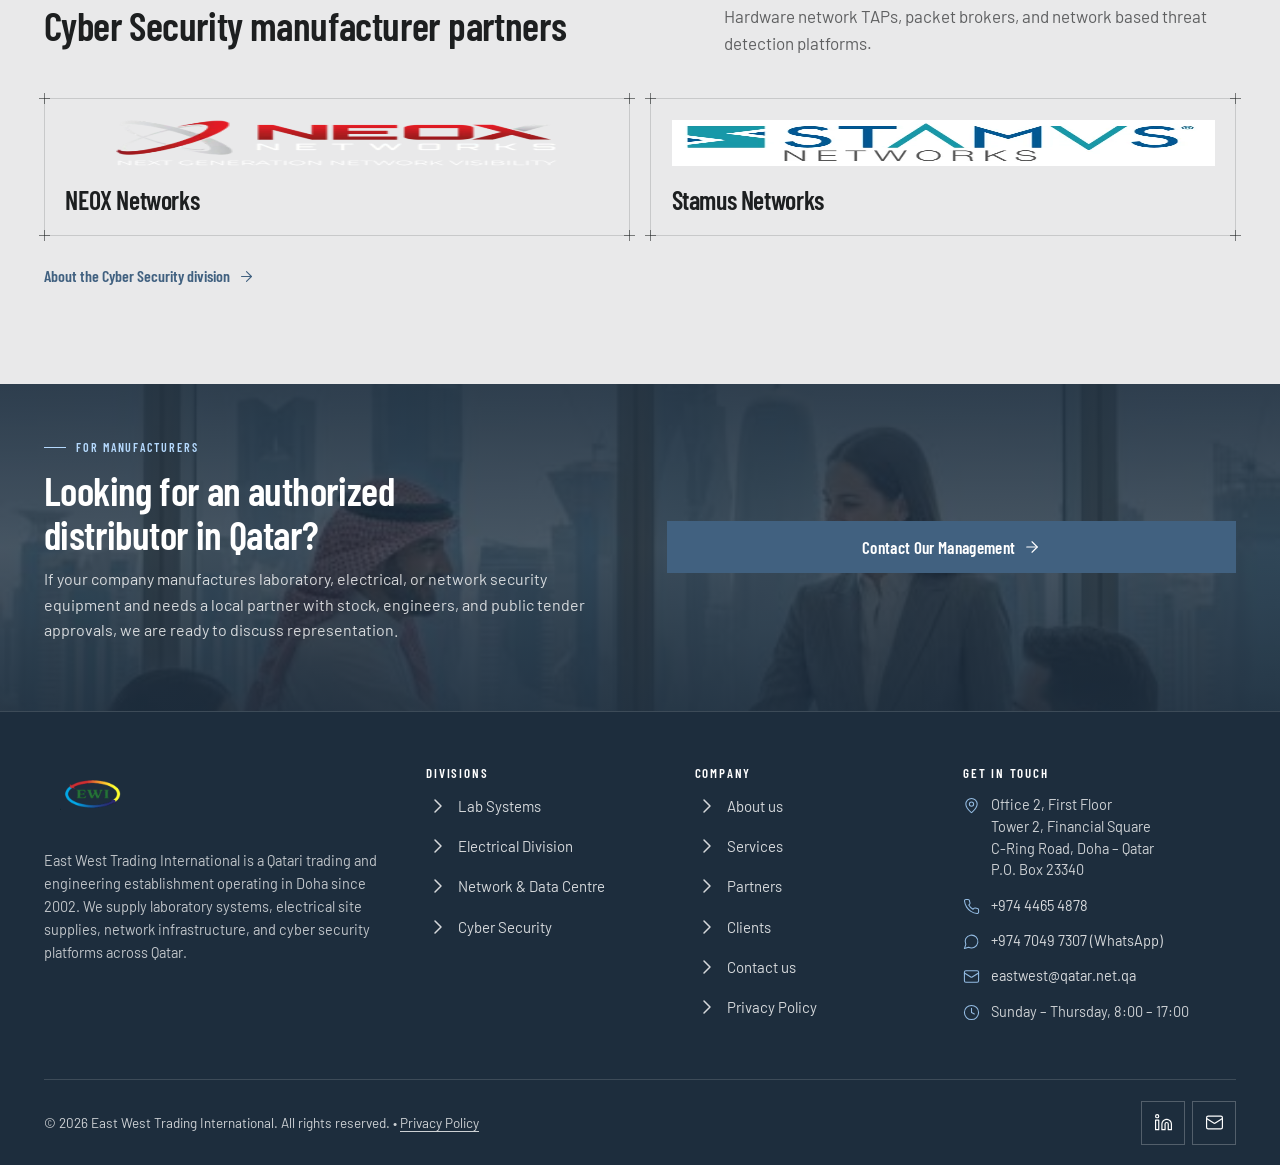
<file: partners.html>
<!DOCTYPE html>
<html lang="en">

<head>
  <meta charset="utf-8">
  <meta name="viewport" content="width=device-width, initial-scale=1">
  <title>Partners — Brands EWI Represents in Qatar | EWI Qatar</title>
  <meta name="description"
    content="Principal partner brands represented by EWI in Qatar: Thermo Fisher, DURAN, Kewaunee, NETZSCH, Oxford Instruments, Atkore, Weidmüller, BDCOM, FABNET &amp; NEOX.">
  <link rel="canonical" href="https://www.eastwestint.qa/partners.html">
  <meta name="robots" content="index, follow, max-image-preview:large">
  <meta name="geo.region" content="QA-DA">
  <meta name="geo.placename" content="Doha">
  <meta name="geo.position" content="25.2677;51.5204">
  <meta name="ICBM" content="25.2677, 51.5204">

  <meta property="og:type" content="website">
  <meta property="og:site_name" content="East West Trading International">
  <meta property="og:title" content="Partners — Brands EWI Represents in Qatar | EWI Qatar">
  <meta property="og:description"
    content="Principal partner brands represented by EWI in Qatar: Thermo Fisher, DURAN, Kewaunee, NETZSCH, Oxford Instruments, Atkore, Weidmüller, BDCOM, FABNET &amp; NEOX.">
  <meta property="og:url" content="https://www.eastwestint.qa/partners.html">
  <meta property="og:image" content="https://www.eastwestint.qa/assets/logo.png">
  <meta property="og:image:width" content="740">
  <meta property="og:image:height" content="90">
  <meta property="og:image:alt" content="East West Trading International Logo">
  <meta property="og:locale" content="en_US">

  <meta name="twitter:card" content="summary_large_image">
  <meta name="twitter:title" content="Partners — Brands EWI Represents in Qatar | EWI Qatar">
  <meta name="twitter:description"
    content="Principal partner brands represented by EWI in Qatar: Thermo Fisher, DURAN, Kewaunee, NETZSCH, Oxford Instruments, Atkore, Weidmüller, BDCOM, FABNET & NEOX.">
  <meta name="twitter:image" content="https://www.eastwestint.qa/assets/logo.png">
  <meta name="theme-color" content="#1d2d3d">

  <link rel="icon" type="image/png" href="assets/footer-logo-rm-bg.png">
  <link rel="apple-touch-icon" href="assets/footer-logo-rm-bg.png">
  <link rel="manifest" href="site.webmanifest">

  <!-- Core Web Vitals Font Preloads -->
  <link rel="preload" href="assets/fonts/barlow-400.woff2" as="font" type="font/woff2" crossorigin>
  <link rel="preload" href="assets/fonts/barlow-condensed-600.woff2" as="font" type="font/woff2" crossorigin>

  <link rel="stylesheet" href="assets/css/ewi.css?v=20260923.7">
  <script>document.documentElement.className += ' js';</script>
  <script type="application/ld+json">
[
  {
    "@context": "https://schema.org",
    "@type": "BreadcrumbList",
    "itemListElement": [
      {
        "@type": "ListItem",
        "position": 1,
        "name": "Home",
        "item": "https://www.eastwestint.qa/"
      },
      {
        "@type": "ListItem",
        "position": 2,
        "name": "Partners",
        "item": "https://www.eastwestint.qa/partners.html"
      }
    ]
  },
  {
    "@context": "https://schema.org",
    "@type": "CollectionPage",
    "name": "EWI Principal Partner Directory",
    "url": "https://www.eastwestint.qa/partners.html",
    "description": "Authorised manufacturer representation portfolio across laboratory, electrical, network and cyber security sectors in Qatar.",
    "mainEntity": {
      "@type": ["LocalBusiness", "Corporation"],
      "name": "East West Trading International",
      "url": "https://www.eastwestint.qa/",
      "brand": [
        { "@type": "Brand", "name": "Thermo Fisher Scientific" },
        { "@type": "Brand", "name": "DURAN" },
        { "@type": "Brand", "name": "Kewaunee Scientific" },
        { "@type": "Brand", "name": "NETZSCH" },
        { "@type": "Brand", "name": "Oxford Instruments" },
        { "@type": "Brand", "name": "MTS Systems" },
        { "@type": "Brand", "name": "Atkore" },
        { "@type": "Brand", "name": "Weidmüller" },
        { "@type": "Brand", "name": "Hensel" },
        { "@type": "Brand", "name": "Brady" },
        { "@type": "Brand", "name": "BDCOM" },
        { "@type": "Brand", "name": "FABNET" },
        { "@type": "Brand", "name": "NEOX Networks" },
        { "@type": "Brand", "name": "Stamus Networks" }
      ]
    }
  }
]
</script>
</head>

<body class="is-loading" data-page="partners">
  <div class="page-loader" role="status" aria-label="Loading page">
    <span class="page-loader-mark" aria-hidden="true"></span>
  </div>
  <a class="skip" href="#main">Skip to content</a>

  <div class="utility">
    <div class="wrap">
      <a href="tel:+97444654878"><i data-lucide="phone"></i>+974 4465 4878</a>
      <a href="https://wa.me/97470497307"><i data-lucide="message-circle"></i>+974 7049 7307</a>
      <a href="mailto:eastwest@qatar.net.qa"><i data-lucide="mail"></i>eastwest@qatar.net.qa</a>
      <span class="u-spacer"></span>
      <span class="u-hours"><i data-lucide="clock"></i>Sun&ndash;Thu, 8:00&ndash;17:00</span>
    </div>
  </div>

  <header class="site-header">
    <div class="wrap">
      <a class="brand" href="index.html" aria-label="East West Trading International — home">
        <img src="assets/logo_transparent_upscaled.png" alt="East West Trading International" width="754" height="90">
      </a>

      <button class="nav-toggle" type="button" aria-expanded="false" aria-controls="primary-nav" aria-label="Menu">
        <span></span><span></span><span></span><i data-lucide="x" aria-hidden="true"></i>
      </button>

      <nav class="nav" id="primary-nav" aria-label="Primary">
        <ul class="nav-list">
          <li class="nav-home"><a href="index.html">Home</a></li>
          <li class="nav-about"><a href="about.html">About</a></li>
          <li class="nav-divisions">
            <a class="sub-toggle" href="divisions.html" aria-expanded="false">Divisions <i
                data-lucide="chevron-down"></i></a>
            <div class="subnav">
              <div>
                <a href="divisions.html#lab">
                  <strong>Lab Systems</strong>
                  <small>Turnkey laboratories, scientific instrumentation, furniture and automation.</small>
                </a>
                <a href="divisions.html#electrical">
                  <strong>Electrical Division</strong>
                  <small>Cable management, enclosures, tools and site materials for major projects.</small>
                </a>
                <a href="divisions.html#network">
                  <strong>Network &amp; Data Centre</strong>
                  <small>Structured cabling, fibre, switching and modular data centre infrastructure.</small>
                </a>
                <a href="divisions.html#cyber">
                  <strong>Cyber Security</strong>
                  <small>Network visibility and threat detection with NEOX and Stamus Networks.</small>
                </a>
              </div>
            </div>
          </li>
          <li class="nav-services"><a href="services.html">Services</a></li>
          <li class="nav-partners"><a href="partners.html">Partners</a></li>
          <li class="nav-clients"><a href="clients.html">Clients</a></li>
        </ul>
        <div class="nav-cta">
          <a class="btn btn-primary btn-block" href="contact.html">Contact Us</a>
        </div>
      </nav>

      <a class="btn btn-primary header-cta" href="contact.html">
        Contact Us <i data-lucide="arrow-right"></i>
      </a>
    </div>
  </header>

  <main id="main">

    <section class="page-hero on-dark has-bg"
      style="background-image:url('assets/placeholders/background/partners-partner.jpg')">
      <div class="wrap">
        <nav class="breadcrumb" aria-label="Breadcrumb">
          <a href="index.html">Home</a><span>/</span>Partners
        </nav>
        <h1>Approved Manufacturer Partners Represented in Qatar</h1>
        <p>We maintain direct commercial relationships with recognized global manufacturers. Every brand we sell comes with factory warranty coverage, genuine spare parts, and direct manufacturer engineering support.</p>
        <div class="anchors">
          <a href="#lab"><i class="icon-lab"></i>Lab Systems</a>
          <a href="#electrical"><i class="icon-electrical"></i>Electrical</a>
          <a href="#network"><i class="icon-network"></i>Network &amp; Data Centre</a>
          <a href="#cyber"><i class="icon-cybersecurity"></i>Cyber Security</a>
        </div>
      </div>
    </section>

    <section class="section" id="lab">
      <div class="wrap">
        <div class="section-head section-head--split reveal">
          <div>
            <p class="kicker">Division 01</p>
            <h2>Lab Systems manufacturer partners</h2>
          </div>
          <p>Instrumentation, glassware, furniture, thermal analysis, materials testing, and sample handling systems.</p>
        </div>
        <div class="logo-grid reveal">
          <span class="logo-cell"><img src="assets/logos/partners/lab/thermo-fisher.png" alt="Thermo Fisher Scientific"
              width="190" height="96" loading="lazy"></span>
          <span class="logo-cell"><img src="assets/logos/partners/lab/fisher-scientific.png" alt="Fisher Scientific"
              width="190" height="96" loading="lazy"></span>
          <span class="logo-cell"><img src="assets/logos/partners/lab/duran.png" alt="DURAN Group" width="190"
              height="96" loading="lazy"></span>
          <span class="logo-cell"><img src="assets/logos/partners/lab/kewaunee.png" alt="Kewaunee Scientific"
              width="190" height="96" loading="lazy"></span>
          <span class="logo-cell"><img src="assets/logos/partners/lab/netzsch.jpg" alt="NETZSCH" width="190" height="96"
              loading="lazy"></span>
          <span class="logo-cell"><img src="assets/logos/partners/lab/oxford-instruments.png" alt="Oxford Instruments"
              width="190" height="96" loading="lazy"></span>
          <span class="logo-cell"><img src="assets/logos/partners/lab/mts-systems.png" alt="MTS Systems" width="190"
              height="96" loading="lazy"></span>
          <span class="logo-cell"><img src="assets/logos/partners/lab/mbraun.jpg" alt="MBRAUN" width="190" height="96"
              loading="lazy"></span>
          <span class="logo-cell"><img src="assets/logos/partners/lab/innovatest.png" alt="INNOVATEST" width="190"
              height="96" loading="lazy"></span>
          <span class="logo-cell"><img src="assets/logos/partners/lab/mirotrac.jpg" alt="Mirotrac MRB" width="190"
              height="96" loading="lazy"></span>
        </div>
        <p style="margin-top:var(--space-8)"><a class="arrow-link" href="divisions.html#lab">About the Lab Systems
            division <i data-lucide="arrow-right"></i></a></p>
      </div>
    </section>

    <section class="section section--surface" id="electrical">
      <div class="wrap">
        <div class="section-head section-head--split reveal">
          <div>
            <p class="kicker">Division 02</p>
            <h2>Electrical manufacturer partners</h2>
          </div>
          <p>Cable management, weatherproof enclosures, terminal connectivity, wire identification, high voltage test sets, hoses, and site tooling.</p>
        </div>
        <div class="logo-grid reveal">
          <span class="logo-cell"><img src="assets/logos/partners/electrical/atkore.png" alt="Atkore" width="190"
              height="96" loading="lazy"></span>
          <span class="logo-cell"><img src="assets/logos/partners/electrical/weidmuller.svg" alt="Weidmüller"
              width="190" height="96" loading="lazy"></span>
          <span class="logo-cell"><img src="assets/logos/partners/electrical/hensel.png" alt="Hensel" width="190"
              height="96" loading="lazy"></span>
          <span class="logo-cell"><img src="assets/logos/partners/electrical/brady.png" alt="Brady" width="190"
              height="96" loading="lazy"></span>
          <span class="logo-cell"><img src="assets/logos/partners/electrical/hubbell-raco.svg" alt="Hubbell RACO"
              width="190" height="96" loading="lazy"></span>
          <span class="logo-cell"><img src="assets/logos/partners/electrical/ideal.png" alt="IDEAL Industries"
              width="190" height="96" loading="lazy"></span>
          <span class="logo-cell"><img src="assets/logos/partners/electrical/high-voltage.png" alt="High Voltage Inc."
              width="190" height="96" loading="lazy"></span>
          <span class="logo-cell"><img src="assets/logos/partners/electrical/coilhose.png" alt="Coilhose Pneumatics"
              width="190" height="96" loading="lazy"></span>
          <span class="logo-cell"><img src="assets/logos/partners/electrical/kingsmill.png" alt="Kingsmill Industries"
              width="190" height="96" loading="lazy"></span>
          <span class="logo-cell"><img src="assets/logos/partners/electrical/metal-hose.jpg"
              alt="International Metal Hose" width="190" height="96" loading="lazy"></span>
          <span class="logo-cell"><img src="assets/logos/partners/electrical/creative-composites.svg"
              alt="Creative Composites Group" width="190" height="96" loading="lazy"></span>
        </div>
        <p style="margin-top:var(--space-8)"><a class="arrow-link" href="divisions.html#electrical">About the Electrical
            division <i data-lucide="arrow-right"></i></a></p>
      </div>
    </section>

    <section class="section" id="network">
      <div class="wrap">
        <div class="section-head section-head--split reveal">
          <div>
            <p class="kicker">Division 03</p>
            <h2>Network &amp; Data Centre manufacturer partners</h2>
          </div>
          <p>Structured copper and fibre cabling, enterprise switches, server racks, and modular data centre rooms.</p>
        </div>
        <div class="logo-grid reveal">
          <span class="logo-cell"><img src="assets/logos/partners/network/bdcom.png" alt="BDCOM" width="190" height="96"
              loading="lazy"></span>
          <span class="logo-cell"><img src="assets/logos/partners/network/fabnet.png" alt="FABNET" width="190"
              height="96" loading="lazy"></span>
        </div>
        <p style="margin-top:var(--space-8)"><a class="arrow-link" href="divisions.html#network">About the Network &amp;
            Data Centre division <i data-lucide="arrow-right"></i></a></p>
      </div>
    </section>

    <section class="section section--surface" id="cyber">
      <div class="wrap">
        <div class="section-head section-head--split reveal">
          <div>
            <p class="kicker">Division 04</p>
            <h2>Cyber Security manufacturer partners</h2>
          </div>
          <p>Hardware network TAPs, packet brokers, and network based threat detection platforms.</p>
        </div>
        <div class="grid grid-2">
          <div class="card blueprint reveal">
            <i class="corner tl"></i><i class="corner tr"></i><i class="corner bl"></i><i class="corner br"></i>
            <img src="assets/logos/partners/cyber/neox-networks.webp" alt="NEOX Networks"
              style="max-height:46px;width:auto;margin-bottom:var(--space-3)" width="190" height="96" loading="lazy">
            <h3>NEOX Networks</h3>
          </div>
          <div class="card blueprint reveal">
            <i class="corner tl"></i><i class="corner tr"></i><i class="corner bl"></i><i class="corner br"></i>
            <img src="assets/logos/partners/cyber/stamus-networks.webp" alt="Stamus Networks"
              style="max-height:46px;width:auto;margin-bottom:var(--space-3)" width="190" height="96" loading="lazy">
            <h3>Stamus Networks</h3>
          </div>
        </div>
        <p style="margin-top:var(--space-8)"><a class="arrow-link" href="divisions.html#cyber">About the Cyber Security
            division <i data-lucide="arrow-right"></i></a></p>
      </div>
    </section>

    <section class="section section--dark on-dark section--tight has-bg"
      style="background-image:url('assets/placeholders/background/representation-partners.jpg')">
      <div class="wrap">
        <div class="split">
          <div class="reveal">
            <p class="kicker">For manufacturers</p>
            <h2>Looking for an authorized distributor in Qatar?</h2>
            <p>If your company manufactures laboratory, electrical, or network security equipment and needs a local partner with stock, engineers, and public tender approvals, we are ready to discuss representation.</p>
          </div>
          <div class="reveal">
            <a class="btn btn-primary btn-block"
              href="mailto:eastwest@qatar.net.qa?subject=Principal%20representation%20enquiry">Contact Our Management <i
                data-lucide="arrow-right"></i></a>
          </div>
        </div>
      </div>
    </section>

  </main>

  <footer class="site-footer" id="contact">
    <div class="wrap">
      <div class="footer-grid">
        <div>
          <span class="footer-logo"><img src="assets/footer-logo-rm-bg.png" alt="East West Trading International"
              width="740" height="90"></span>
          <p>East West Trading International is a Qatari trading and engineering establishment operating in Doha since 2002. We supply laboratory systems, electrical site supplies, network infrastructure, and cyber security platforms across Qatar.</p>
        </div>

        <div>
          <h3>Divisions</h3>
          <ul class="footer-links">
            <li><a href="divisions.html#lab"><i data-lucide="chevron-right"></i>Lab Systems</a></li>
            <li><a href="divisions.html#electrical"><i data-lucide="chevron-right"></i>Electrical Division</a></li>
            <li><a href="divisions.html#network"><i data-lucide="chevron-right"></i>Network &amp; Data Centre</a></li>
            <li><a href="divisions.html#cyber"><i data-lucide="chevron-right"></i>Cyber Security</a></li>
          </ul>
        </div>

        <div>
          <h3>Company</h3>
          <ul class="footer-links">
            <li><a href="about.html"><i data-lucide="chevron-right"></i>About us</a></li>
            <li><a href="services.html"><i data-lucide="chevron-right"></i>Services</a></li>
            <li><a href="partners.html"><i data-lucide="chevron-right"></i>Partners</a></li>
            <li><a href="clients.html"><i data-lucide="chevron-right"></i>Clients</a></li>
            <li><a href="contact.html"><i data-lucide="chevron-right"></i>Contact us</a></li>
            <li><a href="privacy.html"><i data-lucide="chevron-right"></i>Privacy Policy</a></li>
          </ul>
        </div>

        <div>
          <h3>Get in touch</h3>
          <ul class="footer-contact">
            <li><i data-lucide="map-pin"></i><span>Office 2, First Floor<br>Tower 2, Financial Square<br>C-Ring Road,
                Doha &ndash; Qatar<br>P.O. Box 23340</span></li>
            <li><i data-lucide="phone"></i><a href="tel:+97444654878">+974 4465 4878</a></li>
            <li><i data-lucide="message-circle"></i><a href="https://wa.me/97470497307">+974 7049 7307 (WhatsApp)</a>
            </li>
            <li><i data-lucide="mail"></i><a href="mailto:eastwest@qatar.net.qa">eastwest@qatar.net.qa</a></li>
            <li><i data-lucide="clock"></i><span>Sunday &ndash; Thursday, 8:00 &ndash; 17:00</span></li>
          </ul>
        </div>
      </div>

      <div class="footer-bottom">
        <span>&copy; <span data-year>2026</span> East West Trading International. All rights reserved. &bull; <a href="privacy.html" style="color:inherit; text-decoration:underline;">Privacy Policy</a></span>
        <div class="social">
          <a href="https://www.linkedin.com/company/eastwest-trading-int-l/" aria-label="EWI on LinkedIn"><i
              data-lucide="linkedin"></i></a>
          <a href="mailto:eastwest@qatar.net.qa" aria-label="Email EWI"><i data-lucide="mail"></i></a>
        </div>
      </div>
    </div>
  </footer>

  <a class="back-to-top" href="#main" aria-label="Back to top">
    <img src="assets/icons/top.png" alt="" class="top-icon" width="16" height="16" aria-hidden="true">
  </a>

  <a class="wa-float" href="https://wa.me/97470497307" aria-label="Chat with EWI on WhatsApp">
    <img src="assets/icons/whatsapp.png" alt="WhatsApp" class="wa-icon" width="24" height="24" aria-hidden="true"><span>WhatsApp</span>
  </a>

  <script src="assets/js/lucide.min.js"></script>
  <script src="assets/js/ewi.js?v=20260923.7"></script>
</body>

</html>
</file>
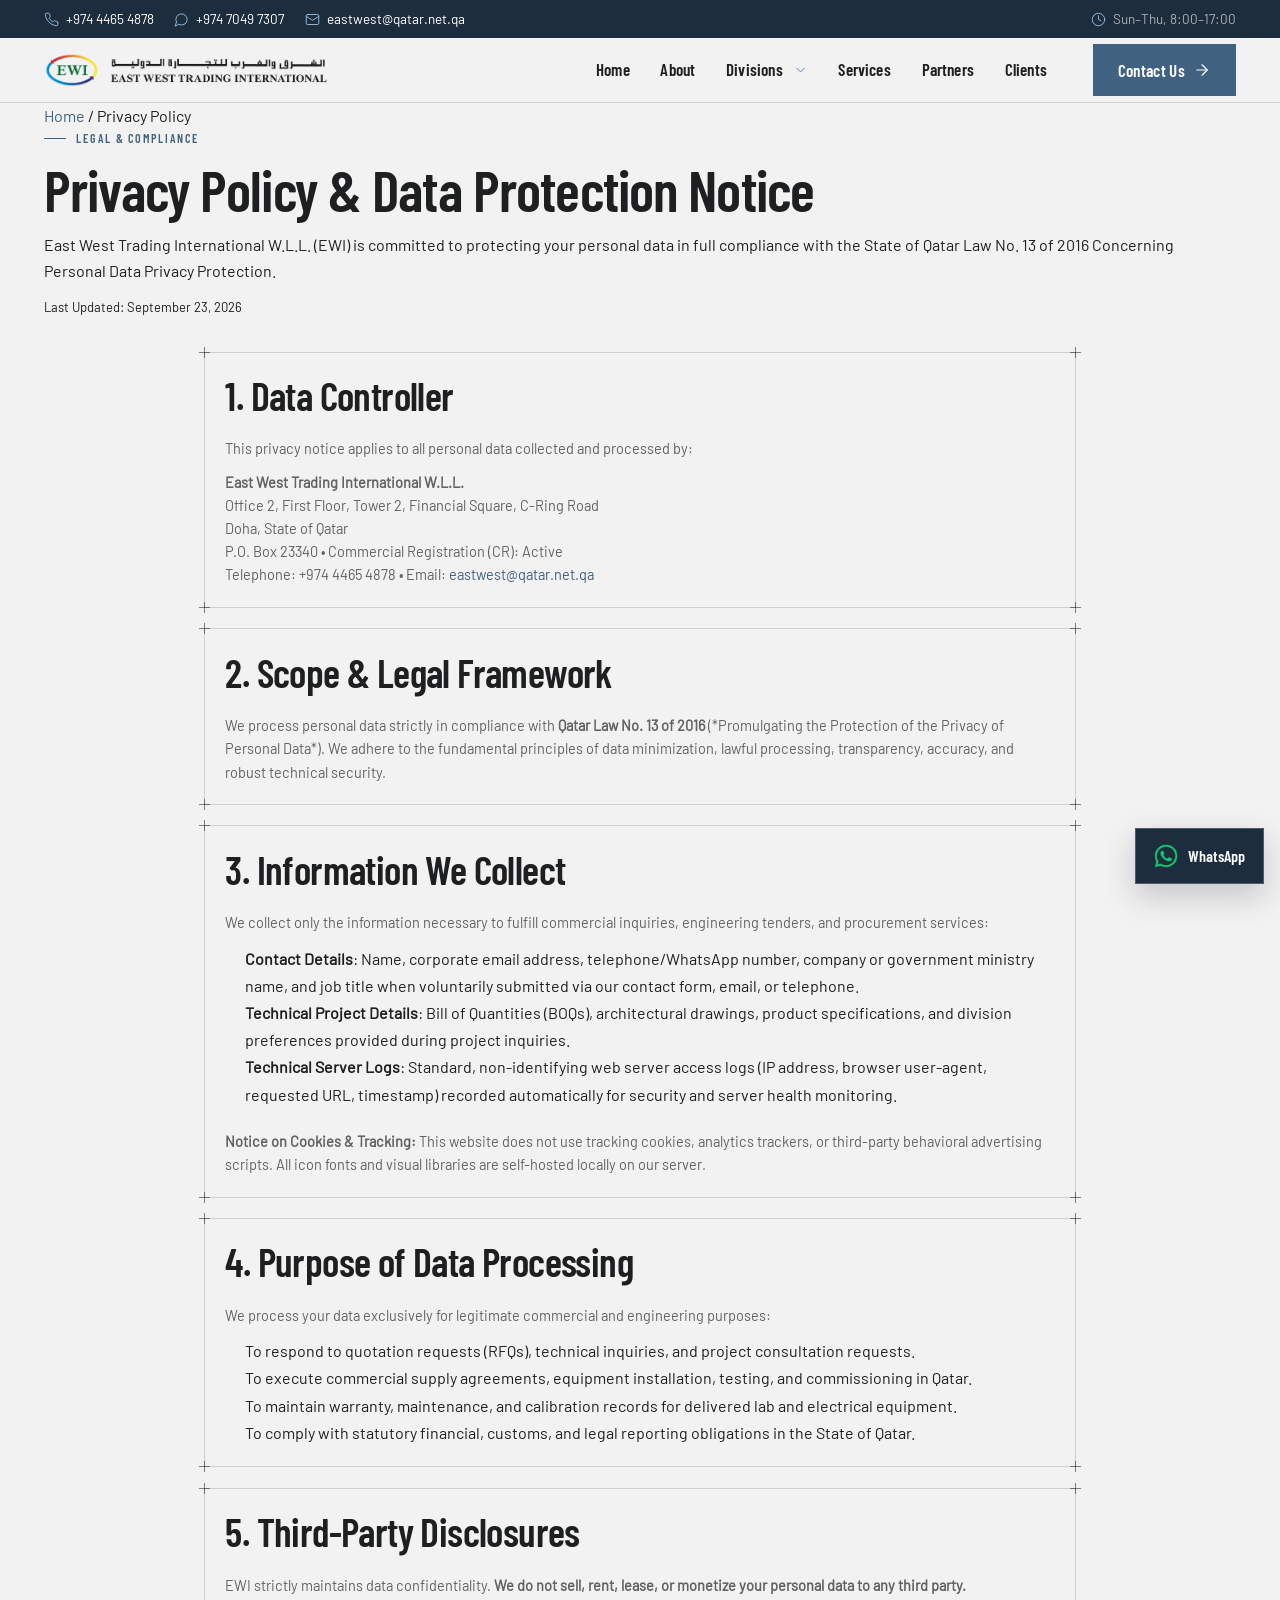
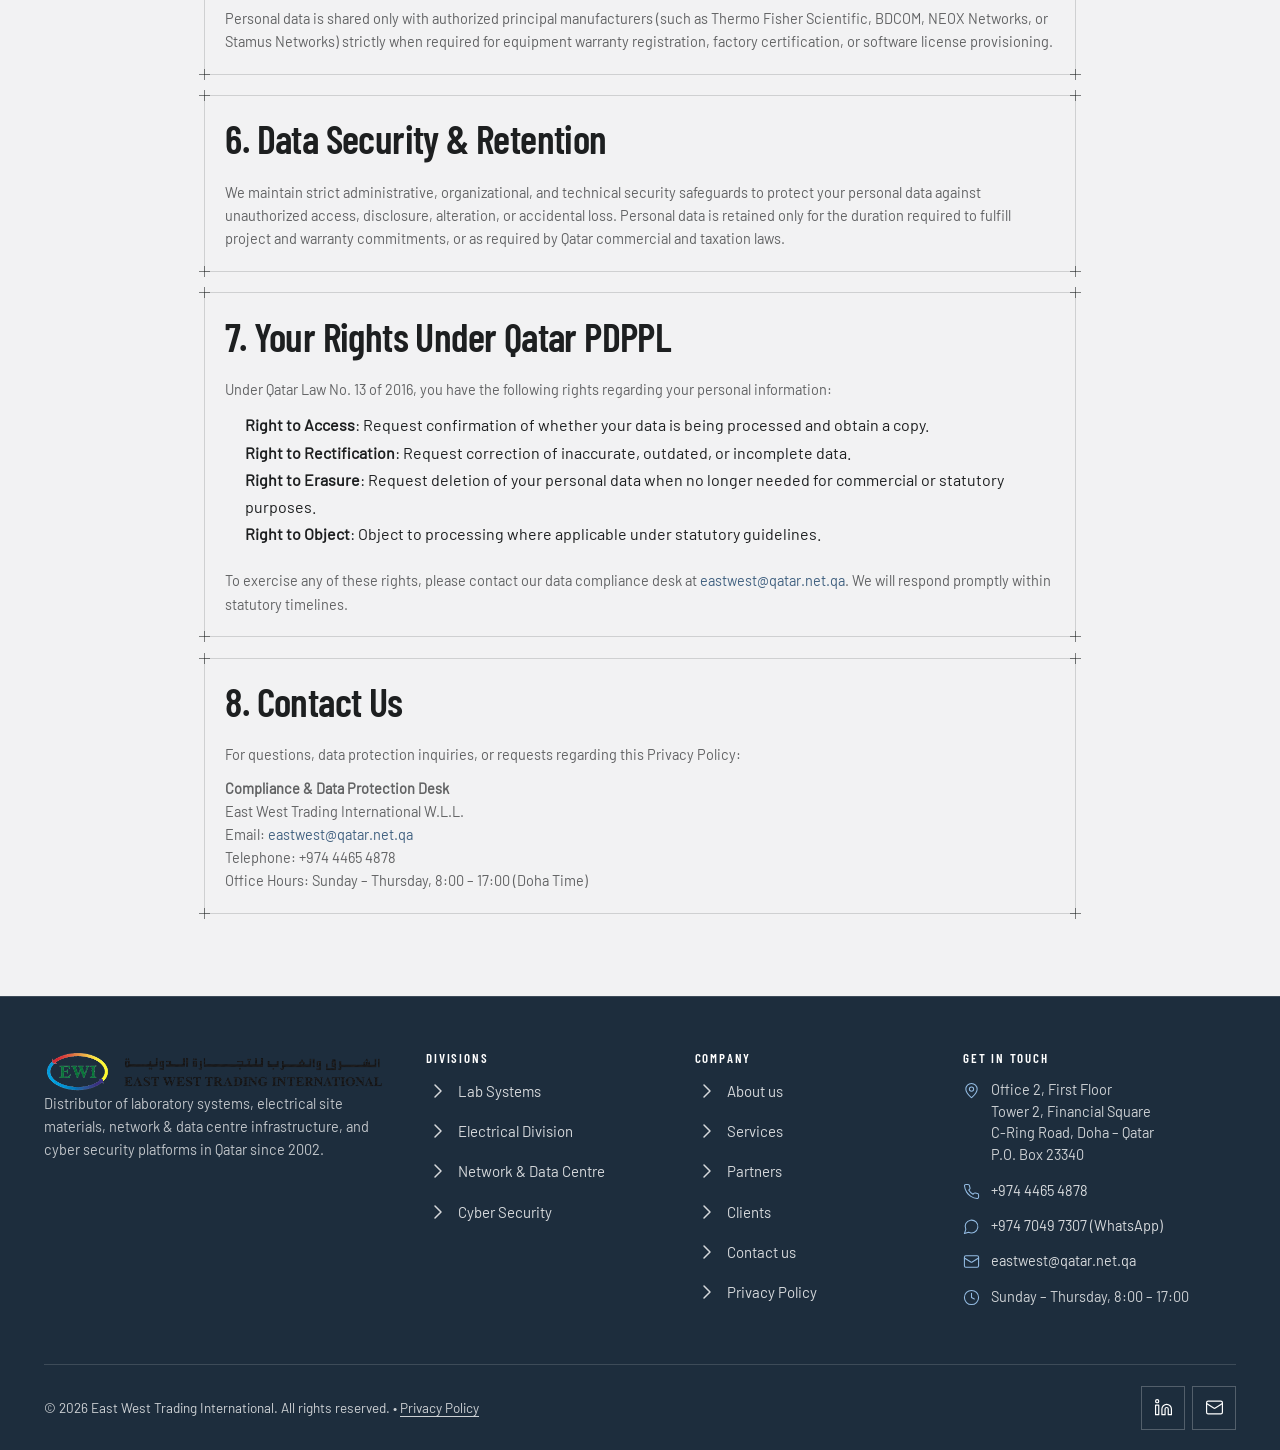
<file: privacy.html>
<!DOCTYPE html>
<html lang="en">

<head>
  <meta charset="utf-8">
  <meta name="viewport" content="width=device-width, initial-scale=1">
  <title>Privacy Policy | East West Trading International Qatar</title>
  <meta name="description"
    content="East West Trading International (EWI Qatar) privacy policy and personal data protection notice in accordance with Qatar Law No. 13 of 2016.">
  <link rel="canonical" href="https://www.eastwestint.qa/privacy.html">
  <meta name="robots" content="index, follow, max-image-preview:large">
  <meta name="geo.region" content="QA-DA">
  <meta name="geo.placename" content="Doha">
  <meta name="geo.position" content="25.2677;51.5204">
  <meta name="ICBM" content="25.2677, 51.5204">
  <meta property="og:type" content="website">
  <meta property="og:site_name" content="East West Trading International">
  <meta property="og:title" content="Privacy Policy | East West Trading International Qatar">
  <meta property="og:description"
    content="East West Trading International (EWI Qatar) privacy policy and personal data protection notice in accordance with Qatar Law No. 13 of 2016.">
  <meta property="og:url" content="https://www.eastwestint.qa/privacy.html">
  <meta property="og:image" content="https://www.eastwestint.qa/assets/logo.png">
  <meta property="og:image:width" content="740">
  <meta property="og:image:height" content="90">
  <meta property="og:image:alt" content="East West Trading International Logo">
  <meta property="og:locale" content="en_US">
  <meta name="twitter:card" content="summary_large_image">
  <meta name="twitter:title" content="Privacy Policy | East West Trading International Qatar">
  <meta name="twitter:description"
    content="East West Trading International (EWI Qatar) privacy policy and personal data protection notice in accordance with Qatar Law No. 13 of 2016.">
  <meta name="twitter:image" content="https://www.eastwestint.qa/assets/logo.png">
  <meta name="theme-color" content="#1d2d3d">
  <link rel="icon" type="image/png" href="assets/footer-logo-rm-bg.png">
  <link rel="apple-touch-icon" href="assets/footer-logo-rm-bg.png">
  <link rel="manifest" href="site.webmanifest">

  <!-- Core Web Vitals Font Preloads -->
  <link rel="preload" href="assets/fonts/barlow-400.woff2" as="font" type="font/woff2" crossorigin>
  <link rel="preload" href="assets/fonts/barlow-condensed-600.woff2" as="font" type="font/woff2" crossorigin>

  <link rel="stylesheet" href="assets/css/ewi.css?v=20260923.7">
  <script>document.documentElement.className += ' js';</script>
  <script type="application/ld+json">
{
  "@context": "https://schema.org",
  "@type": "BreadcrumbList",
  "itemListElement": [
    {
      "@type": "ListItem",
      "position": 1,
      "name": "Home",
      "item": "https://www.eastwestint.qa/"
    },
    {
      "@type": "ListItem",
      "position": 2,
      "name": "Privacy Policy",
      "item": "https://www.eastwestint.qa/privacy.html"
    }
  ]
}
  </script>
</head>

<body>
  <a class="skip" href="#main">Skip to content</a>

  <div class="utility">
    <div class="wrap">
      <a href="tel:+97444654878"><i data-lucide="phone"></i>+974 4465 4878</a>
      <a href="https://wa.me/97470497307"><i data-lucide="message-circle"></i>+974 7049 7307</a>
      <a href="mailto:eastwest@qatar.net.qa"><i data-lucide="mail"></i>eastwest@qatar.net.qa</a>
      <span class="u-spacer"></span>
      <span class="u-hours"><i data-lucide="clock"></i>Sun&ndash;Thu, 8:00&ndash;17:00</span>
    </div>
  </div>

  <header class="site-header">
    <div class="wrap">
      <a class="brand" href="index.html" aria-label="East West Trading International — home">
        <img src="assets/logo_transparent_upscaled.png" alt="East West Trading International" width="754" height="90">
      </a>

      <button class="nav-toggle" type="button" aria-expanded="false" aria-controls="primary-nav" aria-label="Menu">
        <span></span><span></span><span></span><i data-lucide="x" aria-hidden="true"></i>
      </button>

      <nav class="nav" id="primary-nav" aria-label="Primary">
        <ul class="nav-list">
          <li class="nav-home"><a href="index.html">Home</a></li>
          <li class="nav-about"><a href="about.html">About</a></li>
          <li class="nav-divisions">
            <a class="sub-toggle" href="divisions.html" aria-expanded="false">Divisions <i
                data-lucide="chevron-down"></i></a>
            <div class="subnav">
              <div>
                <a href="divisions.html#lab">
                  <strong>Lab Systems</strong>
                  <small>Turnkey laboratories, scientific instrumentation, furniture and automation.</small>
                </a>
                <a href="divisions.html#electrical">
                  <strong>Electrical Division</strong>
                  <small>Cable management, enclosures, tools and site materials for major projects.</small>
                </a>
                <a href="divisions.html#network">
                  <strong>Network &amp; Data Centre</strong>
                  <small>Structured cabling, fibre, switching and modular data centre infrastructure.</small>
                </a>
                <a href="divisions.html#cyber">
                  <strong>Cyber Security</strong>
                  <small>Network visibility and threat detection with NEOX and Stamus Networks.</small>
                </a>
              </div>
            </div>
          </li>
          <li class="nav-services"><a href="services.html">Services</a></li>
          <li class="nav-partners"><a href="partners.html">Partners</a></li>
          <li class="nav-clients"><a href="clients.html">Clients</a></li>
        </ul>
        <div class="nav-cta">
          <a class="btn btn-primary btn-block" href="contact.html">Contact Us</a>
        </div>
      </nav>

      <a class="btn btn-primary header-cta" href="contact.html">
        Contact Us <i data-lucide="arrow-right"></i>
      </a>
    </div>
  </header>

  <main id="main">

    <section class="page-head">
      <div class="wrap">
        <nav class="breadcrumbs" aria-label="Breadcrumbs">
          <a href="index.html">Home</a>
          <span>/</span>
          <span aria-current="page">Privacy Policy</span>
        </nav>
        <div class="reveal">
          <p class="kicker">Legal &amp; Compliance</p>
          <h1>Privacy Policy &amp; Data Protection Notice</h1>
          <p class="lead">East West Trading International W.L.L. (EWI) is committed to protecting your personal data in full compliance with the State of Qatar Law No. 13 of 2016 Concerning Personal Data Privacy Protection.</p>
          <p style="font-size:13px; color:var(--color-text-muted); margin-top:8px;">Last Updated: September 23, 2026</p>
        </div>
      </div>
    </section>

    <section class="section" style="padding-top:var(--space-6);">
      <div class="wrap" style="max-width:920px;">

        <div class="card blueprint reveal" style="padding:var(--space-6); margin-bottom:var(--space-6);">
          <i class="corner tl"></i><i class="corner tr"></i><i class="corner bl"></i><i class="corner br"></i>
          <h2>1. Data Controller</h2>
          <p>This privacy notice applies to all personal data collected and processed by:</p>
          <p>
            <strong>East West Trading International W.L.L.</strong><br>
            Office 2, First Floor, Tower 2, Financial Square, C-Ring Road<br>
            Doha, State of Qatar<br>
            P.O. Box 23340 &bull; Commercial Registration (CR): Active<br>
            Telephone: +974 4465 4878 &bull; Email: <a href="mailto:eastwest@qatar.net.qa">eastwest@qatar.net.qa</a>
          </p>
        </div>

        <div class="card blueprint reveal" style="padding:var(--space-6); margin-bottom:var(--space-6);">
          <i class="corner tl"></i><i class="corner tr"></i><i class="corner bl"></i><i class="corner br"></i>
          <h2>2. Scope &amp; Legal Framework</h2>
          <p>We process personal data strictly in compliance with <strong>Qatar Law No. 13 of 2016</strong> (*Promulgating the Protection of the Privacy of Personal Data*). We adhere to the fundamental principles of data minimization, lawful processing, transparency, accuracy, and robust technical security.</p>
        </div>

        <div class="card blueprint reveal" style="padding:var(--space-6); margin-bottom:var(--space-6);">
          <i class="corner tl"></i><i class="corner tr"></i><i class="corner bl"></i><i class="corner br"></i>
          <h2>3. Information We Collect</h2>
          <p>We collect only the information necessary to fulfill commercial inquiries, engineering tenders, and procurement services:</p>
          <ul style="padding-left:20px; line-height:1.7;">
            <li><strong>Contact Details</strong>: Name, corporate email address, telephone/WhatsApp number, company or government ministry name, and job title when voluntarily submitted via our contact form, email, or telephone.</li>
            <li><strong>Technical Project Details</strong>: Bill of Quantities (BOQs), architectural drawings, product specifications, and division preferences provided during project inquiries.</li>
            <li><strong>Technical Server Logs</strong>: Standard, non-identifying web server access logs (IP address, browser user-agent, requested URL, timestamp) recorded automatically for security and server health monitoring.</li>
          </ul>
          <p style="margin-top:12px;"><strong>Notice on Cookies &amp; Tracking:</strong> This website does not use tracking cookies, analytics trackers, or third-party behavioral advertising scripts. All icon fonts and visual libraries are self-hosted locally on our server.</p>
        </div>

        <div class="card blueprint reveal" style="padding:var(--space-6); margin-bottom:var(--space-6);">
          <i class="corner tl"></i><i class="corner tr"></i><i class="corner bl"></i><i class="corner br"></i>
          <h2>4. Purpose of Data Processing</h2>
          <p>We process your data exclusively for legitimate commercial and engineering purposes:</p>
          <ul style="padding-left:20px; line-height:1.7;">
            <li>To respond to quotation requests (RFQs), technical inquiries, and project consultation requests.</li>
            <li>To execute commercial supply agreements, equipment installation, testing, and commissioning in Qatar.</li>
            <li>To maintain warranty, maintenance, and calibration records for delivered lab and electrical equipment.</li>
            <li>To comply with statutory financial, customs, and legal reporting obligations in the State of Qatar.</li>
          </ul>
        </div>

        <div class="card blueprint reveal" style="padding:var(--space-6); margin-bottom:var(--space-6);">
          <i class="corner tl"></i><i class="corner tr"></i><i class="corner bl"></i><i class="corner br"></i>
          <h2>5. Third-Party Disclosures</h2>
          <p>EWI strictly maintains data confidentiality. <strong>We do not sell, rent, lease, or monetize your personal data to any third party.</strong></p>
          <p>Personal data is shared only with authorized principal manufacturers (such as Thermo Fisher Scientific, BDCOM, NEOX Networks, or Stamus Networks) strictly when required for equipment warranty registration, factory certification, or software license provisioning.</p>
        </div>

        <div class="card blueprint reveal" style="padding:var(--space-6); margin-bottom:var(--space-6);">
          <i class="corner tl"></i><i class="corner tr"></i><i class="corner bl"></i><i class="corner br"></i>
          <h2>6. Data Security &amp; Retention</h2>
          <p>We maintain strict administrative, organizational, and technical security safeguards to protect your personal data against unauthorized access, disclosure, alteration, or accidental loss. Personal data is retained only for the duration required to fulfill project and warranty commitments, or as required by Qatar commercial and taxation laws.</p>
        </div>

        <div class="card blueprint reveal" style="padding:var(--space-6); margin-bottom:var(--space-6);">
          <i class="corner tl"></i><i class="corner tr"></i><i class="corner bl"></i><i class="corner br"></i>
          <h2>7. Your Rights Under Qatar PDPPL</h2>
          <p>Under Qatar Law No. 13 of 2016, you have the following rights regarding your personal information:</p>
          <ul style="padding-left:20px; line-height:1.7;">
            <li><strong>Right to Access</strong>: Request confirmation of whether your data is being processed and obtain a copy.</li>
            <li><strong>Right to Rectification</strong>: Request correction of inaccurate, outdated, or incomplete data.</li>
            <li><strong>Right to Erasure</strong>: Request deletion of your personal data when no longer needed for commercial or statutory purposes.</li>
            <li><strong>Right to Object</strong>: Object to processing where applicable under statutory guidelines.</li>
          </ul>
          <p style="margin-top:12px;">To exercise any of these rights, please contact our data compliance desk at <a href="mailto:eastwest@qatar.net.qa">eastwest@qatar.net.qa</a>. We will respond promptly within statutory timelines.</p>
        </div>

        <div class="card blueprint reveal" style="padding:var(--space-6);">
          <i class="corner tl"></i><i class="corner tr"></i><i class="corner bl"></i><i class="corner br"></i>
          <h2>8. Contact Us</h2>
          <p>For questions, data protection inquiries, or requests regarding this Privacy Policy:</p>
          <p>
            <strong>Compliance &amp; Data Protection Desk</strong><br>
            East West Trading International W.L.L.<br>
            Email: <a href="mailto:eastwest@qatar.net.qa">eastwest@qatar.net.qa</a><br>
            Telephone: +974 4465 4878<br>
            Office Hours: Sunday &ndash; Thursday, 8:00 &ndash; 17:00 (Doha Time)
          </p>
        </div>

      </div>
    </section>

  </main>

  <footer class="site-footer">
    <div class="wrap">
      <div class="footer-grid">
        <div class="footer-brand">
          <img src="assets/logo_transparent_upscaled.png" alt="East West Trading International" width="754"
            height="90">
          <p>Distributor of laboratory systems, electrical site materials, network &amp; data centre infrastructure, and
            cyber security platforms in Qatar since 2002.</p>
        </div>

        <div>
          <h3>Divisions</h3>
          <ul class="footer-links">
            <li><a href="divisions.html#lab"><i data-lucide="chevron-right"></i>Lab Systems</a></li>
            <li><a href="divisions.html#electrical"><i data-lucide="chevron-right"></i>Electrical Division</a></li>
            <li><a href="divisions.html#network"><i data-lucide="chevron-right"></i>Network &amp; Data Centre</a></li>
            <li><a href="divisions.html#cyber"><i data-lucide="chevron-right"></i>Cyber Security</a></li>
          </ul>
        </div>

        <div>
          <h3>Company</h3>
          <ul class="footer-links">
            <li><a href="about.html"><i data-lucide="chevron-right"></i>About us</a></li>
            <li><a href="services.html"><i data-lucide="chevron-right"></i>Services</a></li>
            <li><a href="partners.html"><i data-lucide="chevron-right"></i>Partners</a></li>
            <li><a href="clients.html"><i data-lucide="chevron-right"></i>Clients</a></li>
            <li><a href="contact.html"><i data-lucide="chevron-right"></i>Contact us</a></li>
            <li><a href="privacy.html"><i data-lucide="chevron-right"></i>Privacy Policy</a></li>
          </ul>
        </div>

        <div>
          <h3>Get in touch</h3>
          <ul class="footer-contact">
            <li><i data-lucide="map-pin"></i><span>Office 2, First Floor<br>Tower 2, Financial Square<br>C-Ring Road,
                Doha &ndash; Qatar<br>P.O. Box 23340</span></li>
            <li><i data-lucide="phone"></i><a href="tel:+97444654878">+974 4465 4878</a></li>
            <li><i data-lucide="message-circle"></i><a href="https://wa.me/97470497307">+974 7049 7307 (WhatsApp)</a>
            </li>
            <li><i data-lucide="mail"></i><a href="mailto:eastwest@qatar.net.qa">eastwest@qatar.net.qa</a></li>
            <li><i data-lucide="clock"></i><span>Sunday &ndash; Thursday, 8:00 &ndash; 17:00</span></li>
          </ul>
        </div>
      </div>

      <div class="footer-bottom">
        <span>&copy; <span data-year>2026</span> East West Trading International. All rights reserved. &bull; <a href="privacy.html" style="color:inherit; text-decoration:underline;">Privacy Policy</a></span>
        <div class="social">
          <a href="https://www.linkedin.com/company/eastwest-trading-int-l/" aria-label="EWI on LinkedIn"><i
              data-lucide="linkedin"></i></a>
          <a href="mailto:eastwest@qatar.net.qa" aria-label="Email EWI"><i data-lucide="mail"></i></a>
        </div>
      </div>
    </div>
  </footer>

  <a class="back-to-top" href="#main" aria-label="Back to top">
    <img src="assets/icons/top.png" alt="" class="top-icon" width="16" height="16" aria-hidden="true">
  </a>

  <a class="wa-float" href="https://wa.me/97470497307" aria-label="Chat with EWI on WhatsApp">
    <img src="assets/icons/whatsapp.png" alt="WhatsApp" class="wa-icon" width="24" height="24" aria-hidden="true"><span>WhatsApp</span>
  </a>

  <script src="assets/js/lucide.min.js"></script>
  <script src="assets/js/ewi.js?v=20260923.7"></script>
</body>

</html>
</file>
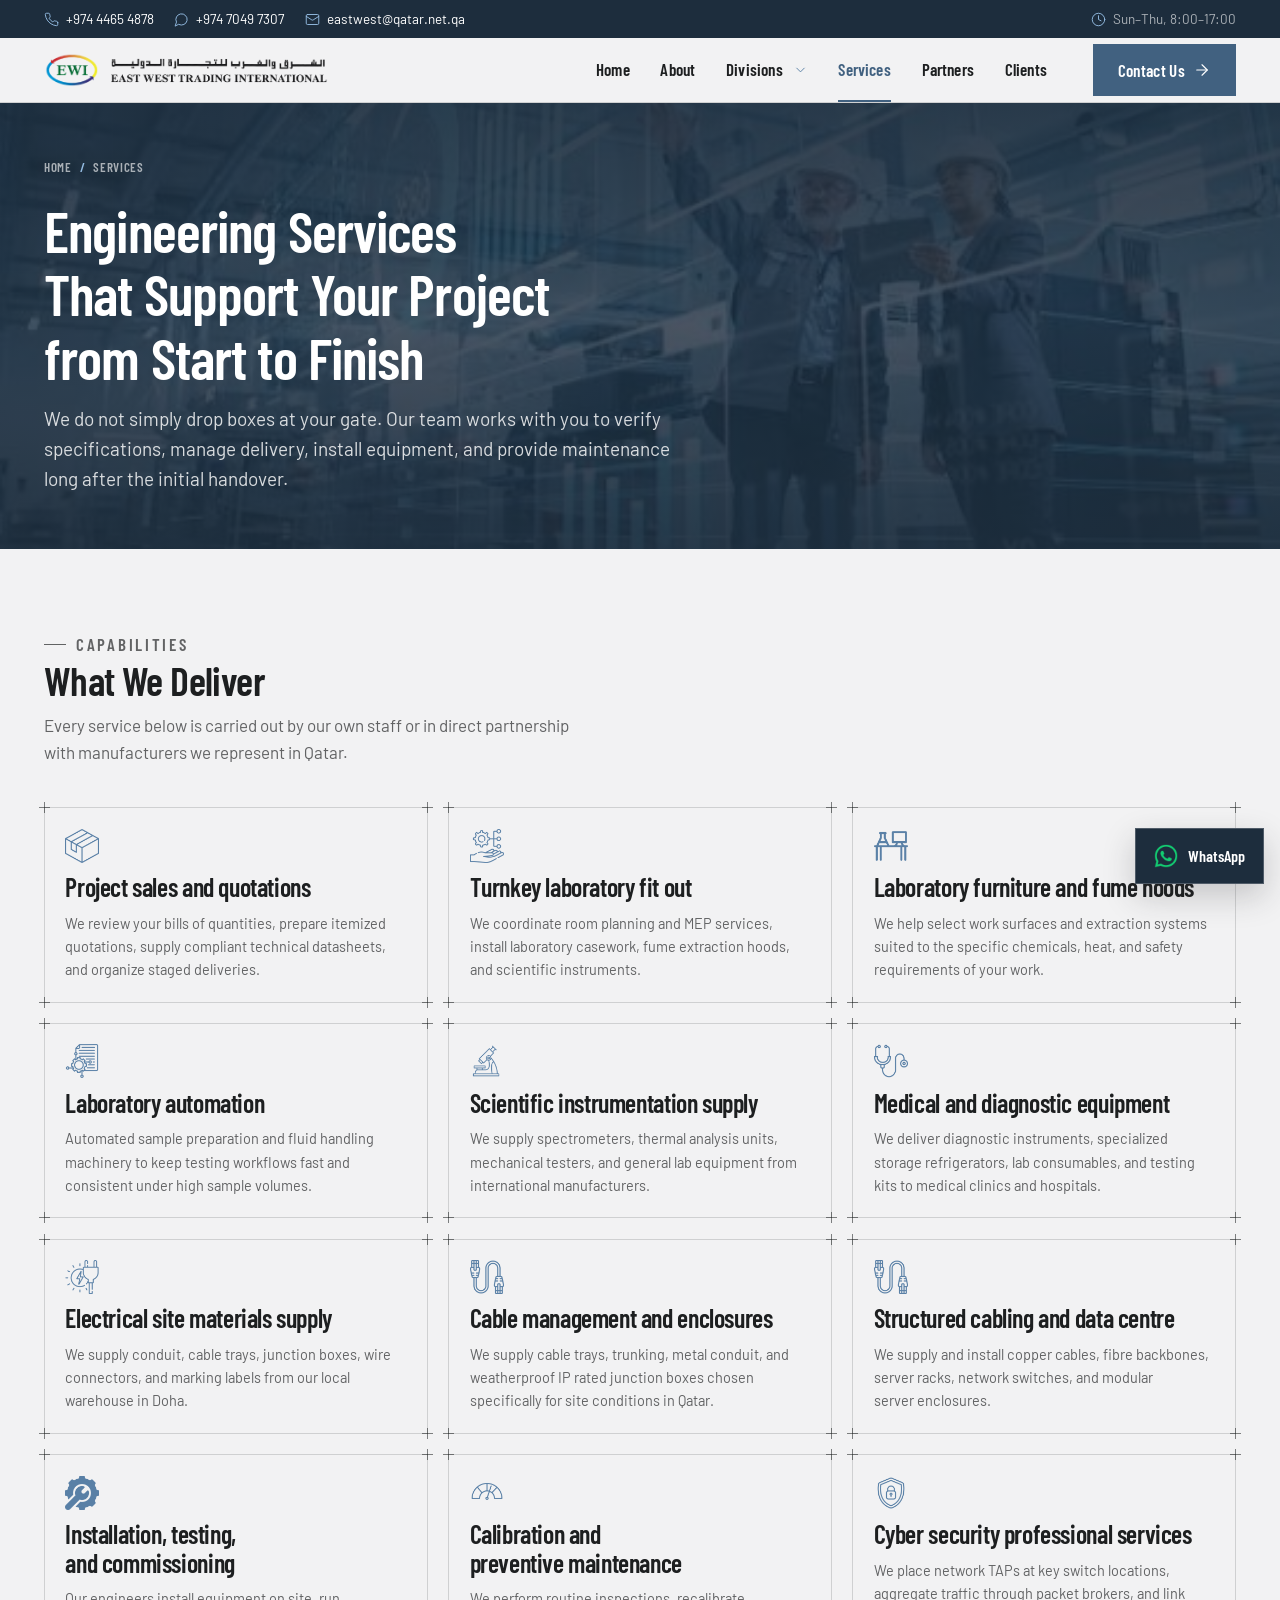
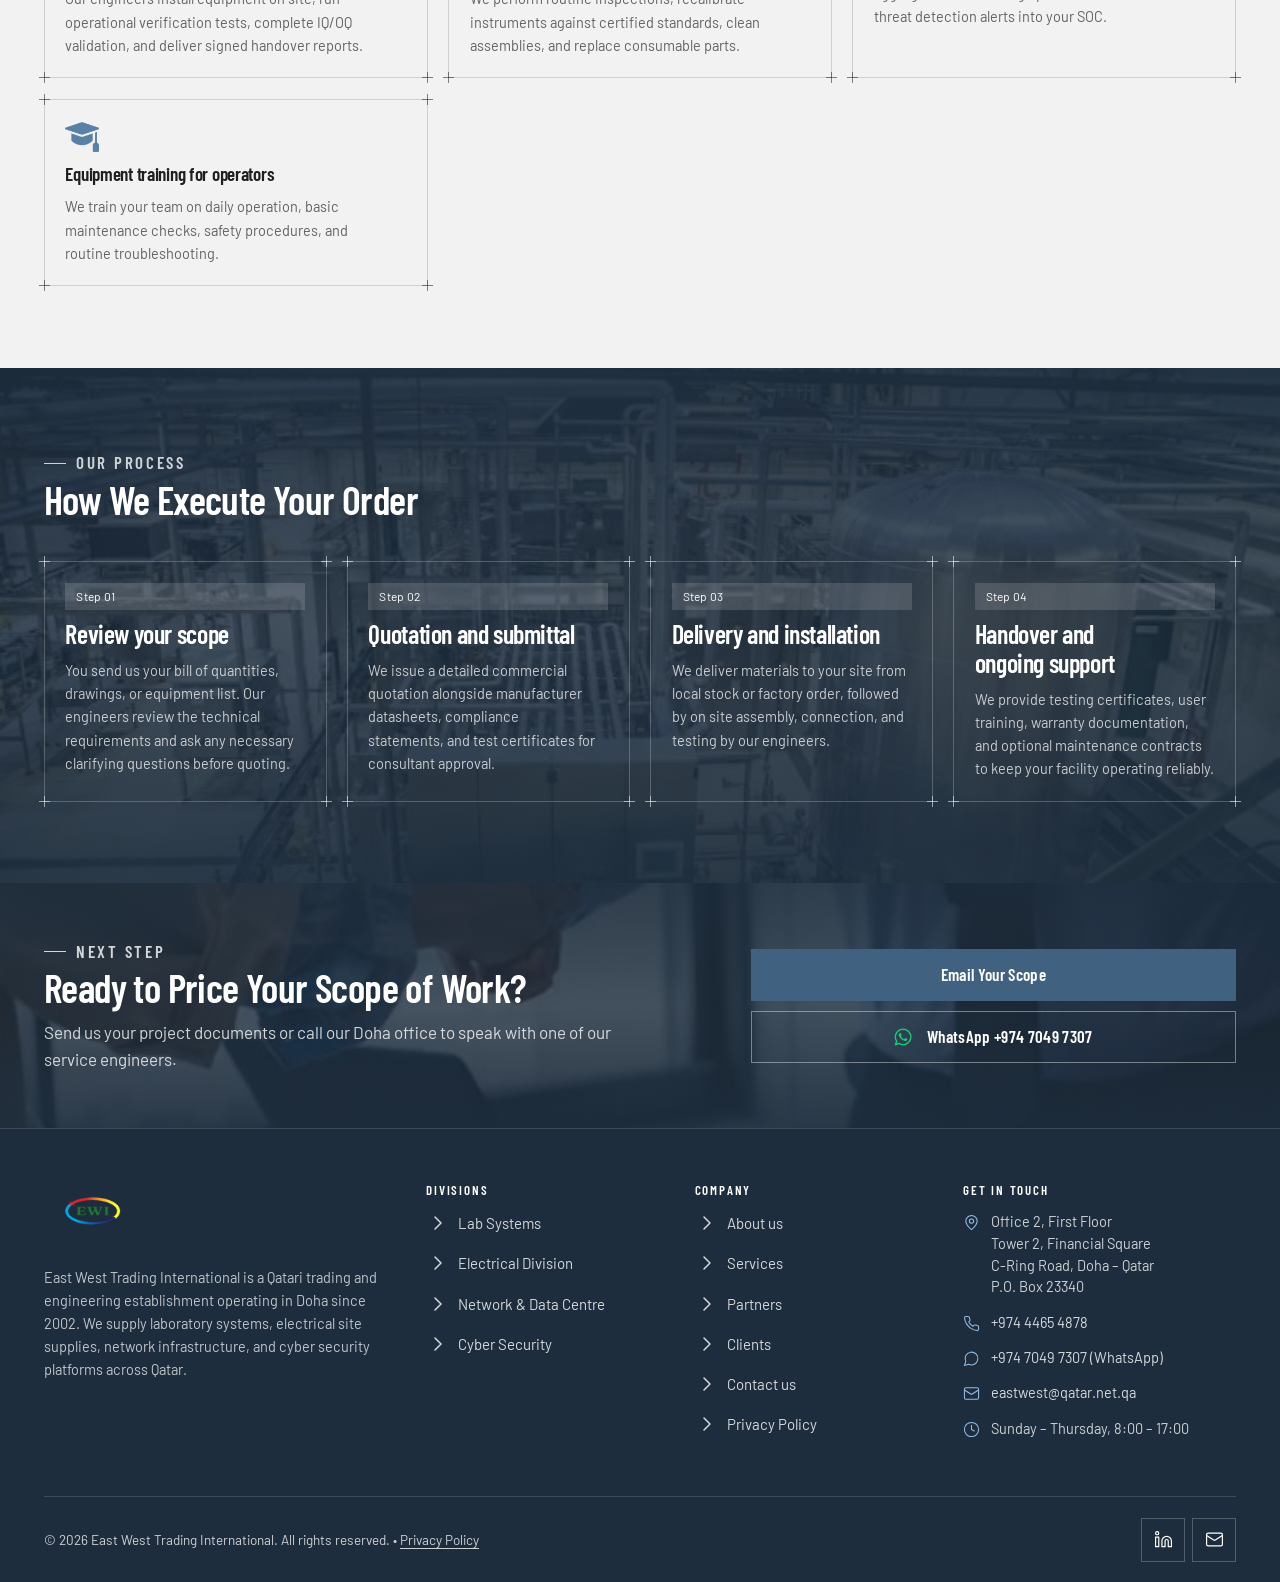
<file: services.html>
<!DOCTYPE html>
<html lang="en">

<head>
  <meta charset="utf-8">
  <meta name="viewport" content="width=device-width, initial-scale=1">
  <title>Engineering Services — Fit-Out, Supply & Commissioning | EWI Qatar</title>
  <meta name="description"
    content="EWI provides turnkey laboratory fit-out, electrical supply, structured cabling, instrumentation calibration, and cyber security services in Doha, Qatar.">
  <link rel="canonical" href="https://www.eastwestint.qa/services.html">
  <meta name="robots" content="index, follow, max-image-preview:large">
  <meta name="geo.region" content="QA-DA">
  <meta name="geo.placename" content="Doha">
  <meta name="geo.position" content="25.2677;51.5204">
  <meta name="ICBM" content="25.2677, 51.5204">

  <meta property="og:type" content="website">
  <meta property="og:site_name" content="East West Trading International">
  <meta property="og:title" content="Engineering Services — Fit-Out, Supply & Commissioning | EWI Qatar">
  <meta property="og:description"
    content="EWI provides turnkey laboratory fit-out, electrical supply, structured cabling, instrumentation calibration, and cyber security services in Doha, Qatar.">
  <meta property="og:url" content="https://www.eastwestint.qa/services.html">
  <meta property="og:image" content="https://www.eastwestint.qa/assets/logo.png">
  <meta property="og:image:width" content="740">
  <meta property="og:image:height" content="90">
  <meta property="og:image:alt" content="East West Trading International Logo">
  <meta property="og:locale" content="en_US">

  <meta name="twitter:card" content="summary_large_image">
  <meta name="twitter:title" content="Engineering Services — Fit-Out, Supply & Commissioning | EWI Qatar">
  <meta name="twitter:description"
    content="EWI provides turnkey laboratory fit-out, electrical supply, structured cabling, instrumentation calibration, and cyber security services in Doha, Qatar.">
  <meta name="twitter:image" content="https://www.eastwestint.qa/assets/logo.png">
  <meta name="theme-color" content="#1d2d3d">

  <link rel="icon" type="image/png" href="assets/footer-logo-rm-bg.png">
  <link rel="apple-touch-icon" href="assets/footer-logo-rm-bg.png">
  <link rel="manifest" href="site.webmanifest">

  <!-- Core Web Vitals Font Preloads -->
  <link rel="preload" href="assets/fonts/barlow-400.woff2" as="font" type="font/woff2" crossorigin>
  <link rel="preload" href="assets/fonts/barlow-condensed-600.woff2" as="font" type="font/woff2" crossorigin>

  <link rel="stylesheet" href="assets/css/ewi.css?v=20260923.7">
  <script>document.documentElement.className += ' js';</script>
  <script type="application/ld+json">
[
  {
    "@context": "https://schema.org",
    "@type": "BreadcrumbList",
    "itemListElement": [
      {
        "@type": "ListItem",
        "position": 1,
        "name": "Home",
        "item": "https://www.eastwestint.qa/"
      },
      {
        "@type": "ListItem",
        "position": 2,
        "name": "Services",
        "item": "https://www.eastwestint.qa/services.html"
      }
    ]
  },
  {
    "@context": "https://schema.org",
    "@type": "Service",
    "name": "Turnkey Laboratory Fit-Out & Instrumentation",
    "serviceType": "Turnkey Lab Design, Casework, Fume Hoods & Commissioning",
    "provider": {
      "@type": ["LocalBusiness", "Corporation"],
      "name": "East West Trading International",
      "url": "https://www.eastwestint.qa/"
    },
    "areaServed": {
      "@type": "Country",
      "name": "Qatar"
    },
    "description": "Complete laboratory turnkey projects from space planning and casework to fume extraction, scientific instrumentation, IQ/OQ validation and calibration in Qatar."
  },
  {
    "@context": "https://schema.org",
    "@type": "Service",
    "name": "Technical Procurement & Project Sales",
    "serviceType": "Electrical Materials, Cabling & Industrial Supply",
    "provider": {
      "@type": ["LocalBusiness", "Corporation"],
      "name": "East West Trading International",
      "url": "https://www.eastwestint.qa/"
    },
    "areaServed": {
      "@type": "Country",
      "name": "Qatar"
    },
    "description": "Bill-of-quantity pricing, technical submittals, and staged deliveries for cable management, industrial enclosures, structured cabling and modular data centres."
  },
  {
    "@context": "https://schema.org",
    "@type": "Service",
    "name": "Cyber Security & Network Visibility Services",
    "serviceType": "Threat Detection & Network Monitoring Engineering",
    "provider": {
      "@type": ["LocalBusiness", "Corporation"],
      "name": "East West Trading International",
      "url": "https://www.eastwestint.qa/"
    },
    "areaServed": {
      "@type": "Country",
      "name": "Qatar"
    },
    "description": "Architecture design, deployment and SLA engineering support for NEOX Networks TAP/packet brokers and Stamus Networks threat detection in Qatar."
  }
]
</script>
</head>

<body class="is-loading" data-page="services">
  <div class="page-loader" role="status" aria-label="Loading page">
    <span class="page-loader-mark" aria-hidden="true"></span>
  </div>
  <a class="skip" href="#main">Skip to content</a>

  <div class="utility">
    <div class="wrap">
      <a href="tel:+97444654878"><i data-lucide="phone"></i>+974 4465 4878</a>
      <a href="https://wa.me/97470497307"><i data-lucide="message-circle"></i>+974 7049 7307</a>
      <a href="mailto:eastwest@qatar.net.qa"><i data-lucide="mail"></i>eastwest@qatar.net.qa</a>
      <span class="u-spacer"></span>
      <span class="u-hours"><i data-lucide="clock"></i>Sun&ndash;Thu, 8:00&ndash;17:00</span>
    </div>
  </div>

  <header class="site-header">
    <div class="wrap">
      <a class="brand" href="index.html" aria-label="East West Trading International — home">
        <img src="assets/logo_transparent_upscaled.png" alt="East West Trading International" width="754" height="90">
      </a>

      <button class="nav-toggle" type="button" aria-expanded="false" aria-controls="primary-nav" aria-label="Menu">
        <span></span><span></span><span></span><i data-lucide="x" aria-hidden="true"></i>
      </button>

      <nav class="nav" id="primary-nav" aria-label="Primary">
        <ul class="nav-list">
          <li class="nav-home"><a href="index.html">Home</a></li>
          <li class="nav-about"><a href="about.html">About</a></li>
          <li class="nav-divisions">
            <a class="sub-toggle" href="divisions.html" aria-expanded="false">Divisions <i
                data-lucide="chevron-down"></i></a>
            <div class="subnav">
              <div>
                <a href="divisions.html#lab">
                  <strong>Lab Systems</strong>
                  <small>Turnkey laboratories, scientific instrumentation, furniture and automation.</small>
                </a>
                <a href="divisions.html#electrical">
                  <strong>Electrical Division</strong>
                  <small>Cable management, enclosures, tools and site materials for major projects.</small>
                </a>
                <a href="divisions.html#network">
                  <strong>Network &amp; Data Centre</strong>
                  <small>Structured cabling, fibre, switching and modular data centre infrastructure.</small>
                </a>
                <a href="divisions.html#cyber">
                  <strong>Cyber Security</strong>
                  <small>Network visibility and threat detection with NEOX and Stamus Networks.</small>
                </a>
              </div>
            </div>
          </li>
          <li class="nav-services"><a href="services.html">Services</a></li>
          <li class="nav-partners"><a href="partners.html">Partners</a></li>
          <li class="nav-clients"><a href="clients.html">Clients</a></li>
        </ul>
        <div class="nav-cta">
          <a class="btn btn-primary btn-block" href="contact.html">Contact Us</a>
        </div>
      </nav>

      <a class="btn btn-primary header-cta" href="contact.html">
        Contact Us <i data-lucide="arrow-right"></i>
      </a>
    </div>
  </header>

  <main id="main">

    <section class="page-hero on-dark has-bg"
      style="background-image:url('assets/placeholders/background/solutions-services.jpg')">
      <div class="wrap">
        <nav class="breadcrumb" aria-label="Breadcrumb">
          <a href="index.html">Home</a><span>/</span>Services
        </nav>
        <h1>Engineering Services That Support Your Project from Start to Finish</h1>
        <p>We do not simply drop boxes at your gate. Our team works with you to verify specifications, manage delivery, install equipment, and provide maintenance long after the initial handover.</p>
      </div>
    </section>

    <section class="section">
      <div class="wrap">
        <div class="section-head reveal">
          <p class="kicker">Capabilities</p>
          <h2>What We Deliver</h2>
          <p>Every service below is carried out by our own staff or in direct partnership with manufacturers we represent in Qatar.</p>
        </div>

        <div class="grid grid-3">
          <div class="card blueprint reveal">
            <i class="corner tl"></i><i class="corner tr"></i><i class="corner bl"></i><i class="corner br"></i>
            <i class="card-icon icon-box"></i>
            <h3>Project sales and quotations</h3>
            <p>We review your bills of quantities, prepare itemized quotations, supply compliant technical datasheets, and organize staged deliveries.</p>
          </div>
          <div class="card blueprint reveal">
            <i class="corner tl"></i><i class="corner tr"></i><i class="corner bl"></i><i class="corner br"></i>
            <i class="card-icon icon-turnkey"></i>
            <h3>Turnkey laboratory fit out</h3>
            <p>We coordinate room planning and MEP services, install laboratory casework, fume extraction hoods, and scientific instruments.</p>
          </div>
          <div class="card blueprint reveal">
            <i class="corner tl"></i><i class="corner tr"></i><i class="corner bl"></i><i class="corner br"></i>
            <i class="card-icon icon-lab-furniture"></i>
            <h3>Laboratory furniture and fume hoods</h3>
            <p>We help select work surfaces and extraction systems suited to the specific chemicals, heat, and safety requirements of your work.</p>
          </div>
          <div class="card blueprint reveal">
            <i class="corner tl"></i><i class="corner tr"></i><i class="corner bl"></i><i class="corner br"></i>
            <i class="card-icon icon-lab-automation"></i>
            <h3>Laboratory automation</h3>
            <p>Automated sample preparation and fluid handling machinery to keep testing workflows fast and consistent under high sample volumes.</p>
          </div>
          <div class="card blueprint reveal">
            <i class="corner tl"></i><i class="corner tr"></i><i class="corner bl"></i><i class="corner br"></i>
            <i class="card-icon icon-lab"></i>
            <h3>Scientific instrumentation supply</h3>
            <p>We supply spectrometers, thermal analysis units, mechanical testers, and general lab equipment from international manufacturers.</p>
          </div>
          <div class="card blueprint reveal">
            <i class="corner tl"></i><i class="corner tr"></i><i class="corner bl"></i><i class="corner br"></i>
            <i class="card-icon icon-stethoscope"></i>
            <h3>Medical and diagnostic equipment</h3>
            <p>We deliver diagnostic instruments, specialized storage refrigerators, lab consumables, and testing kits to medical clinics and hospitals.</p>
          </div>
          <div class="card blueprint reveal">
            <i class="corner tl"></i><i class="corner tr"></i><i class="corner bl"></i><i class="corner br"></i>
            <i class="card-icon icon-electrical-materials"></i>
            <h3>Electrical site materials supply</h3>
            <p>We supply conduit, cable trays, junction boxes, wire connectors, and marking labels from our local warehouse in Doha.</p>
          </div>
          <div class="card blueprint reveal">
            <i class="corner tl"></i><i class="corner tr"></i><i class="corner bl"></i><i class="corner br"></i>
            <i class="card-icon icon-cables"></i>
            <h3>Cable management and enclosures</h3>
            <p>We supply cable trays, trunking, metal conduit, and weatherproof IP rated junction boxes chosen specifically for site conditions in Qatar.</p>
          </div>
          <div class="card blueprint reveal">
            <i class="corner tl"></i><i class="corner tr"></i><i class="corner bl"></i><i class="corner br"></i>
            <i class="card-icon icon-network"></i>
            <h3>Structured cabling and data centre</h3>
            <p>We supply and install copper cables, fibre backbones, server racks, network switches, and modular server enclosures.</p>
          </div>
          <div class="card blueprint reveal">
            <i class="corner tl"></i><i class="corner tr"></i><i class="corner bl"></i><i class="corner br"></i>
            <i class="card-icon icon-installation"></i>
            <h3>Installation, testing, and commissioning</h3>
            <p>Our engineers install equipment on site, run operational verification tests, complete IQ/OQ validation, and deliver signed handover reports.</p>
          </div>
          <div class="card blueprint reveal">
            <i class="corner tl"></i><i class="corner tr"></i><i class="corner bl"></i><i class="corner br"></i>
            <i class="card-icon icon-gauge"></i>
            <h3>Calibration and preventive maintenance</h3>
            <p>We perform routine inspections, recalibrate instruments against certified standards, clean assemblies, and replace consumable parts.</p>
          </div>
          <div class="card blueprint reveal">
            <i class="corner tl"></i><i class="corner tr"></i><i class="corner bl"></i><i class="corner br"></i>
            <i class="card-icon icon-cybersecurity"></i>
            <h3>Cyber security professional services</h3>
            <p>We place network TAPs at key switch locations, aggregate traffic through packet brokers, and link threat detection alerts into your SOC.</p>
          </div>
          <div class="card blueprint reveal">
            <i class="corner tl"></i><i class="corner tr"></i><i class="corner bl"></i><i class="corner br"></i>
            <i class="card-icon icon-mortarboard"></i>
            <h4>Equipment training for operators</h4>
            <p>We train your team on daily operation, basic maintenance checks, safety procedures, and routine troubleshooting.</p>
          </div>
        </div>
      </div>
    </section>

    <section class="section section--dark on-dark has-bg"
      style="background-image:url('assets/placeholders/background/process-services.jpg')">
      <div class="wrap">
        <div class="section-head reveal">
          <p class="kicker">Our process</p>
          <h2>How We Execute Your Order</h2>
        </div>
        <div class="grid grid-4">
          <div class="card blueprint reveal">
            <i class="corner tl"></i><i class="corner tr"></i><i class="corner bl"></i><i class="corner br"></i>
            <span class="tag">Step 01</span>
            <h3>Review your scope</h3>
            <p>You send us your bill of quantities, drawings, or equipment list. Our engineers review the technical requirements and ask any necessary clarifying questions before quoting.</p>
          </div>
          <div class="card blueprint reveal">
            <i class="corner tl"></i><i class="corner tr"></i><i class="corner bl"></i><i class="corner br"></i>
            <span class="tag">Step 02</span>
            <h3>Quotation and submittal</h3>
            <p>We issue a detailed commercial quotation alongside manufacturer datasheets, compliance statements, and test certificates for consultant approval.</p>
          </div>
          <div class="card blueprint reveal">
            <i class="corner tl"></i><i class="corner tr"></i><i class="corner bl"></i><i class="corner br"></i>
            <span class="tag">Step 03</span>
            <h3>Delivery and installation</h3>
            <p>We deliver materials to your site from local stock or factory order, followed by on site assembly, connection, and testing by our engineers.</p>
          </div>
          <div class="card blueprint reveal">
            <i class="corner tl"></i><i class="corner tr"></i><i class="corner bl"></i><i class="corner br"></i>
            <span class="tag">Step 04</span>
            <h3>Handover and ongoing support</h3>
            <p>We provide testing certificates, user training, warranty documentation, and optional maintenance contracts to keep your facility operating reliably.</p>
          </div>
        </div>
      </div>
    </section>

    <section class="cta on-dark has-bg"
      style="background-image:url('assets/placeholders/background/scope-to-price-services.jpg')">
      <div class="wrap">
        <div class="reveal">
          <p class="kicker">Next step</p>
          <h2>Ready to Price Your Scope of Work?</h2>
          <p>Send us your project documents or call our Doha office to speak with one of our service engineers.</p>
        </div>
        <div class="cta-actions reveal">
          <a class="btn btn-primary btn-block" href="mailto:eastwest@qatar.net.qa?subject=Service%20enquiry">Email Your Scope</a>
          <a class="btn btn-secondary btn-block" href="https://wa.me/97470497307"><img src="assets/icons/whatsapp.png" alt="" class="btn-wa-icon" width="18" height="18" aria-hidden="true">WhatsApp +974 7049 7307</a>
        </div>
      </div>
    </section>

  </main>

  <footer class="site-footer" id="contact">
    <div class="wrap">
      <div class="footer-grid">
        <div>
          <span class="footer-logo"><img src="assets/footer-logo-rm-bg.png" alt="East West Trading International"
              width="740" height="90"></span>
          <p>East West Trading International is a Qatari trading and engineering establishment operating in Doha since 2002. We supply laboratory systems, electrical site supplies, network infrastructure, and cyber security platforms across Qatar.</p>
        </div>

        <div>
          <h3>Divisions</h3>
          <ul class="footer-links">
            <li><a href="divisions.html#lab"><i data-lucide="chevron-right"></i>Lab Systems</a></li>
            <li><a href="divisions.html#electrical"><i data-lucide="chevron-right"></i>Electrical Division</a></li>
            <li><a href="divisions.html#network"><i data-lucide="chevron-right"></i>Network &amp; Data Centre</a></li>
            <li><a href="divisions.html#cyber"><i data-lucide="chevron-right"></i>Cyber Security</a></li>
          </ul>
        </div>

        <div>
          <h3>Company</h3>
          <ul class="footer-links">
            <li><a href="about.html"><i data-lucide="chevron-right"></i>About us</a></li>
            <li><a href="services.html"><i data-lucide="chevron-right"></i>Services</a></li>
            <li><a href="partners.html"><i data-lucide="chevron-right"></i>Partners</a></li>
            <li><a href="clients.html"><i data-lucide="chevron-right"></i>Clients</a></li>
            <li><a href="contact.html"><i data-lucide="chevron-right"></i>Contact us</a></li>
            <li><a href="privacy.html"><i data-lucide="chevron-right"></i>Privacy Policy</a></li>
          </ul>
        </div>

        <div>
          <h3>Get in touch</h3>
          <ul class="footer-contact">
            <li><i data-lucide="map-pin"></i><span>Office 2, First Floor<br>Tower 2, Financial Square<br>C-Ring Road,
                Doha &ndash; Qatar<br>P.O. Box 23340</span></li>
            <li><i data-lucide="phone"></i><a href="tel:+97444654878">+974 4465 4878</a></li>
            <li><i data-lucide="message-circle"></i><a href="https://wa.me/97470497307">+974 7049 7307 (WhatsApp)</a>
            </li>
            <li><i data-lucide="mail"></i><a href="mailto:eastwest@qatar.net.qa">eastwest@qatar.net.qa</a></li>
            <li><i data-lucide="clock"></i><span>Sunday &ndash; Thursday, 8:00 &ndash; 17:00</span></li>
          </ul>
        </div>
      </div>

      <div class="footer-bottom">
        <span>&copy; <span data-year>2026</span> East West Trading International. All rights reserved. &bull; <a href="privacy.html" style="color:inherit; text-decoration:underline;">Privacy Policy</a></span>
        <div class="social">
          <a href="https://www.linkedin.com/company/eastwest-trading-int-l/" aria-label="EWI on LinkedIn"><i
              data-lucide="linkedin"></i></a>
          <a href="mailto:eastwest@qatar.net.qa" aria-label="Email EWI"><i data-lucide="mail"></i></a>
        </div>
      </div>
    </div>
  </footer>

  <a class="back-to-top" href="#main" aria-label="Back to top">
    <img src="assets/icons/top.png" alt="" class="top-icon" width="16" height="16" aria-hidden="true">
  </a>

  <a class="wa-float" href="https://wa.me/97470497307" aria-label="Chat with EWI on WhatsApp">
    <img src="assets/icons/whatsapp.png" alt="WhatsApp" class="wa-icon" width="24" height="24" aria-hidden="true"><span>WhatsApp</span>
  </a>

  <script src="assets/js/lucide.min.js"></script>
  <script src="assets/js/ewi.js?v=20260923.7"></script>
</body>

</html>
</file>
